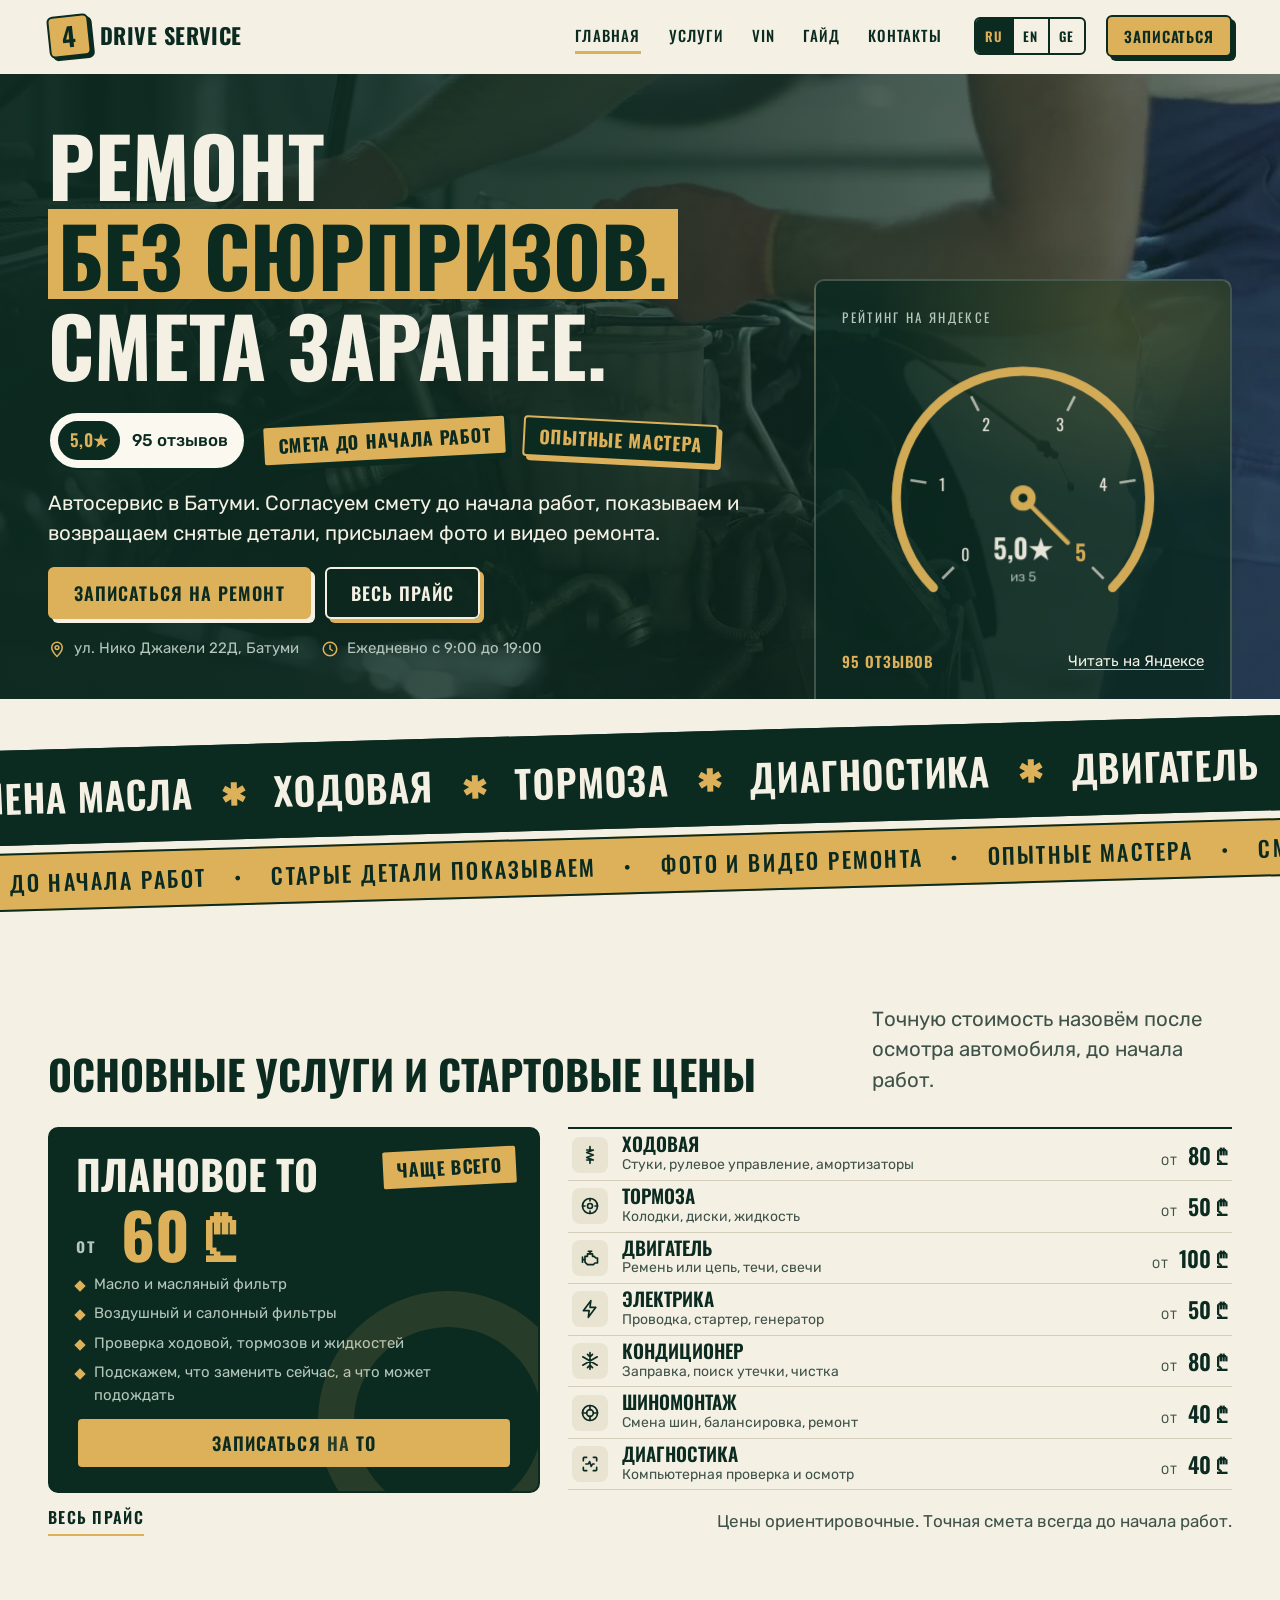
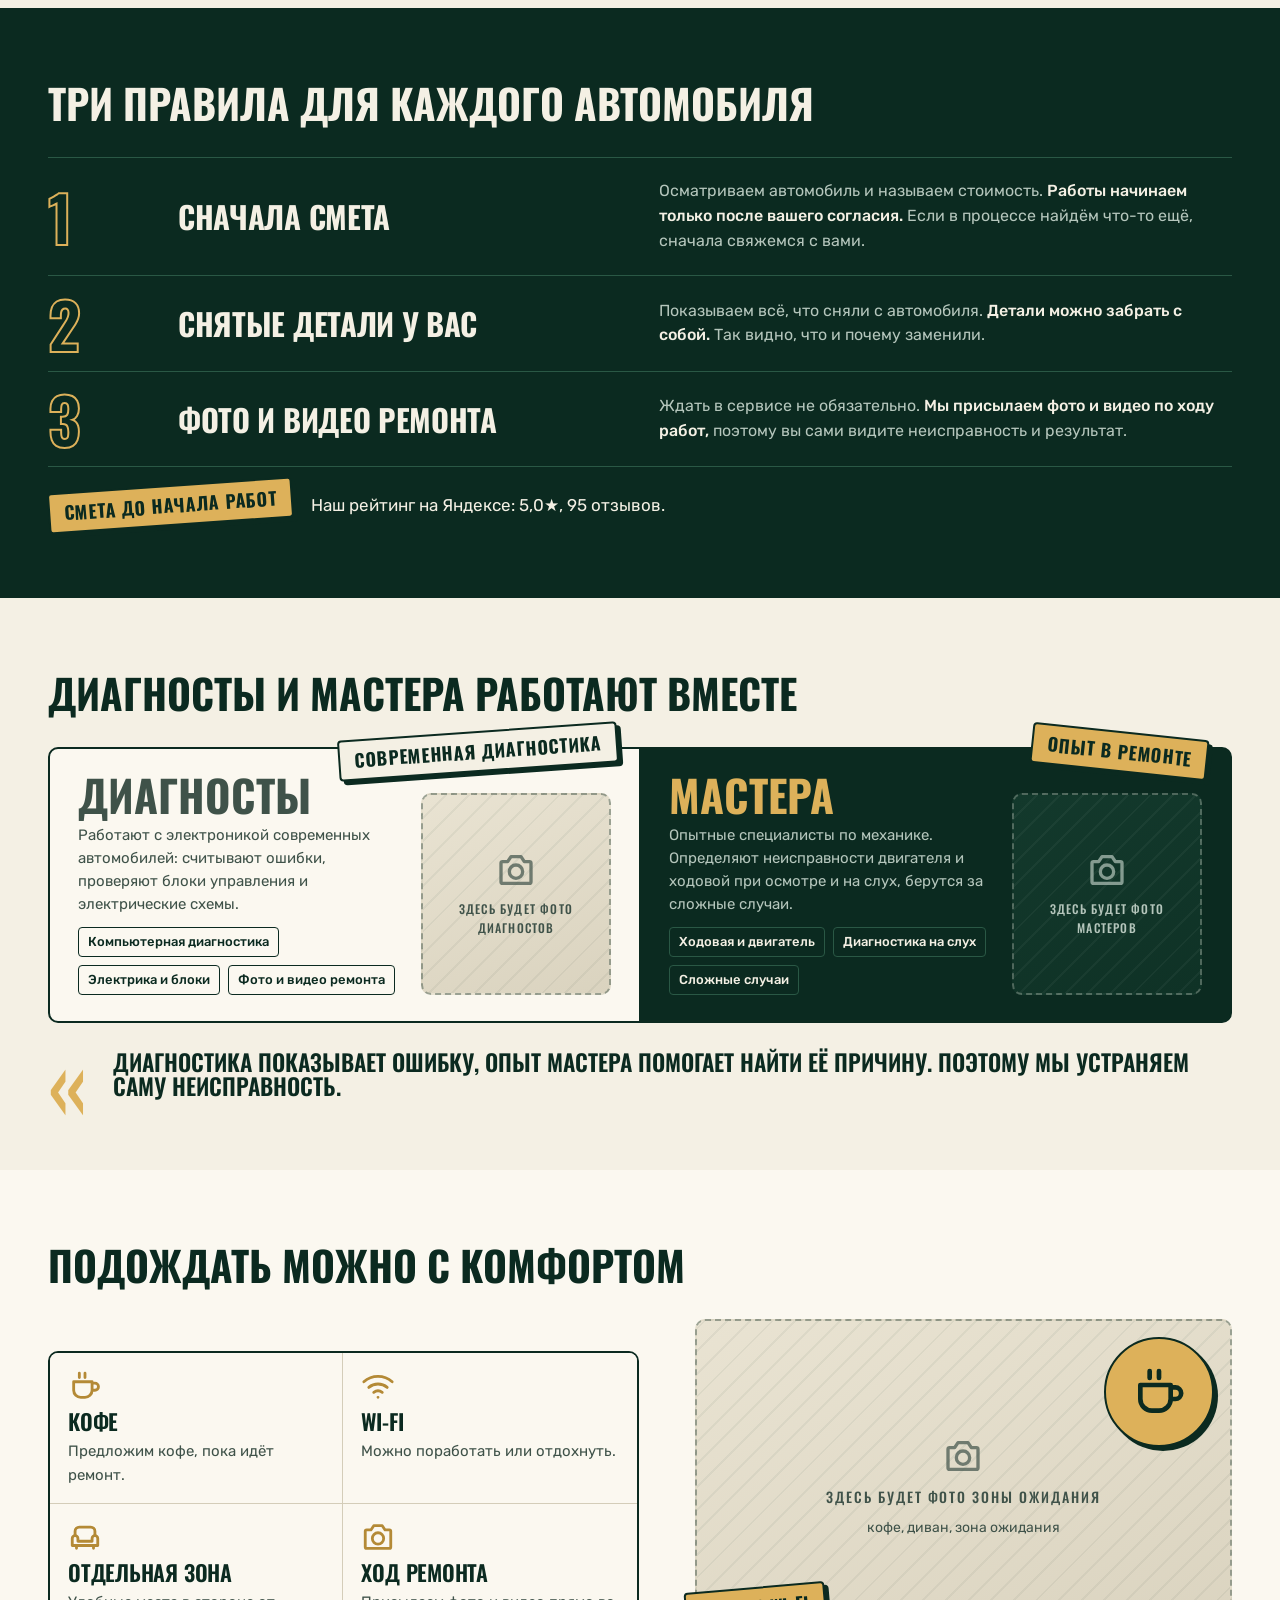
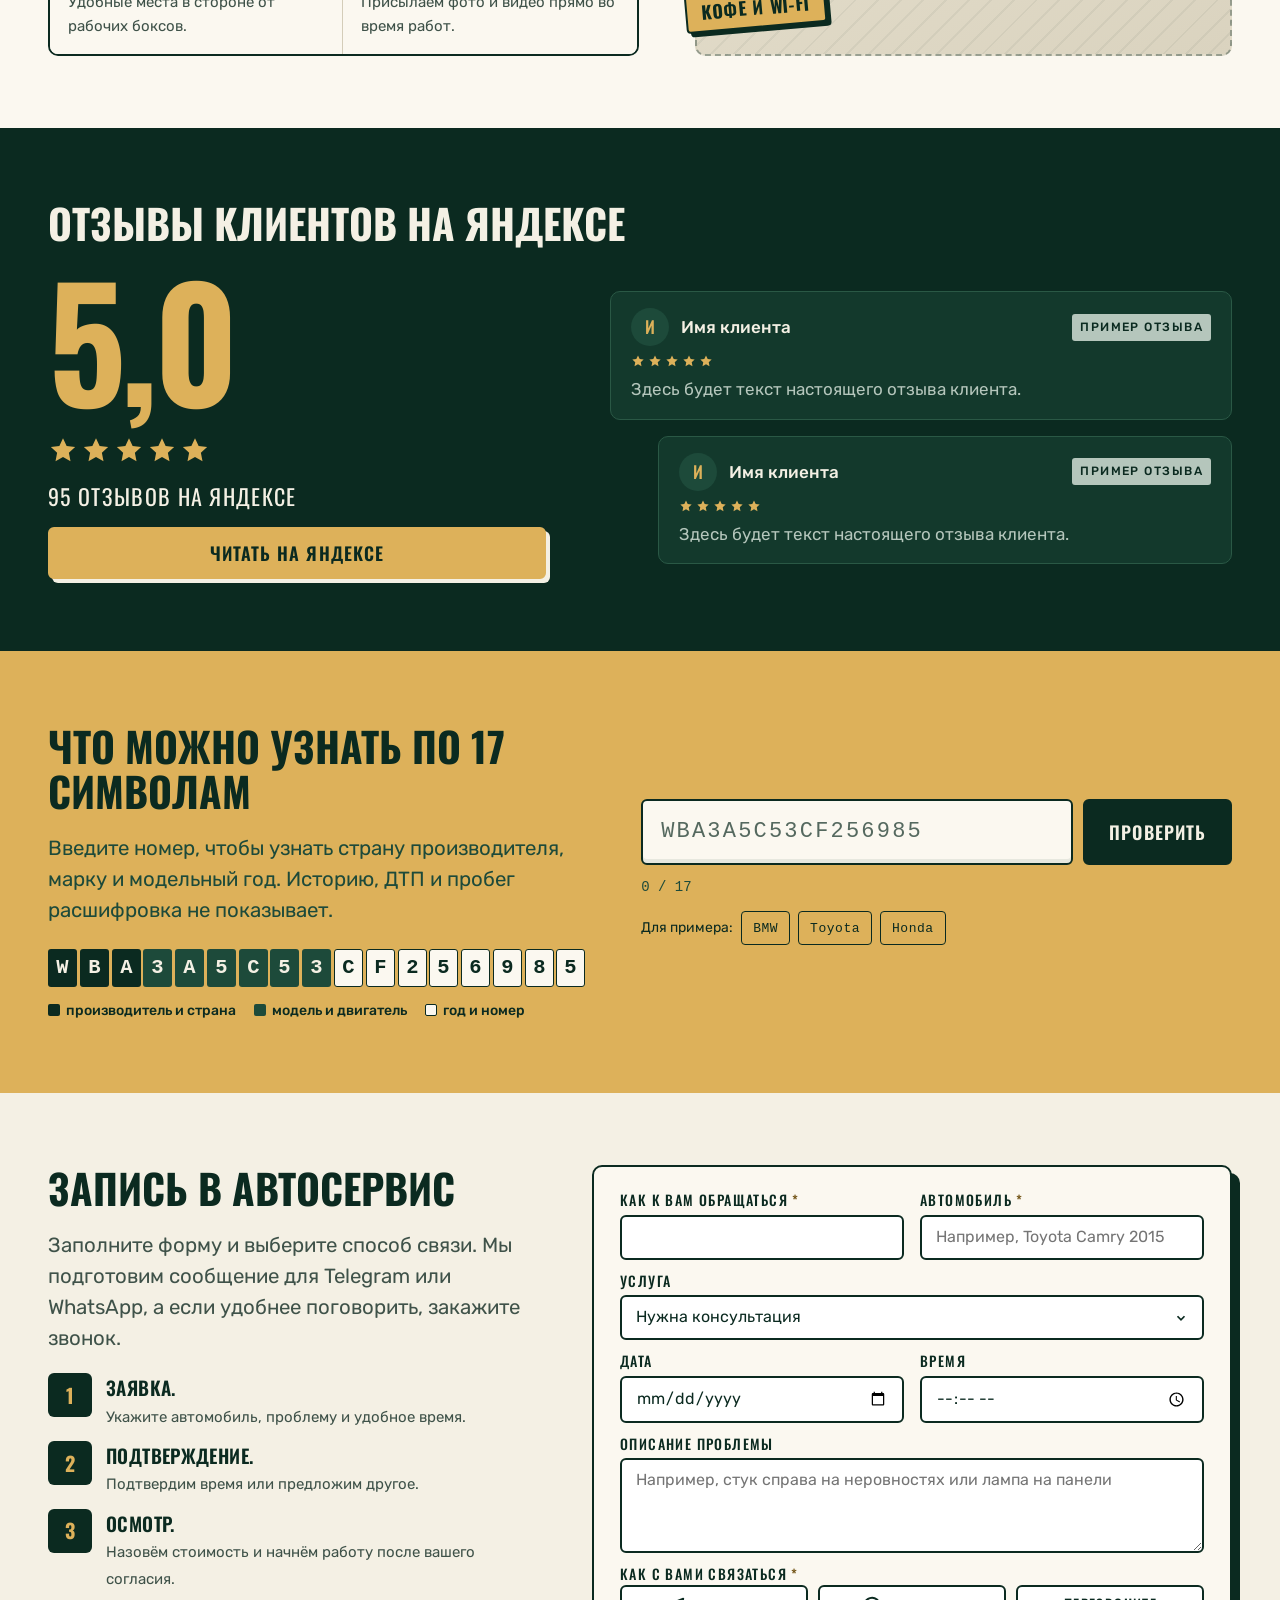
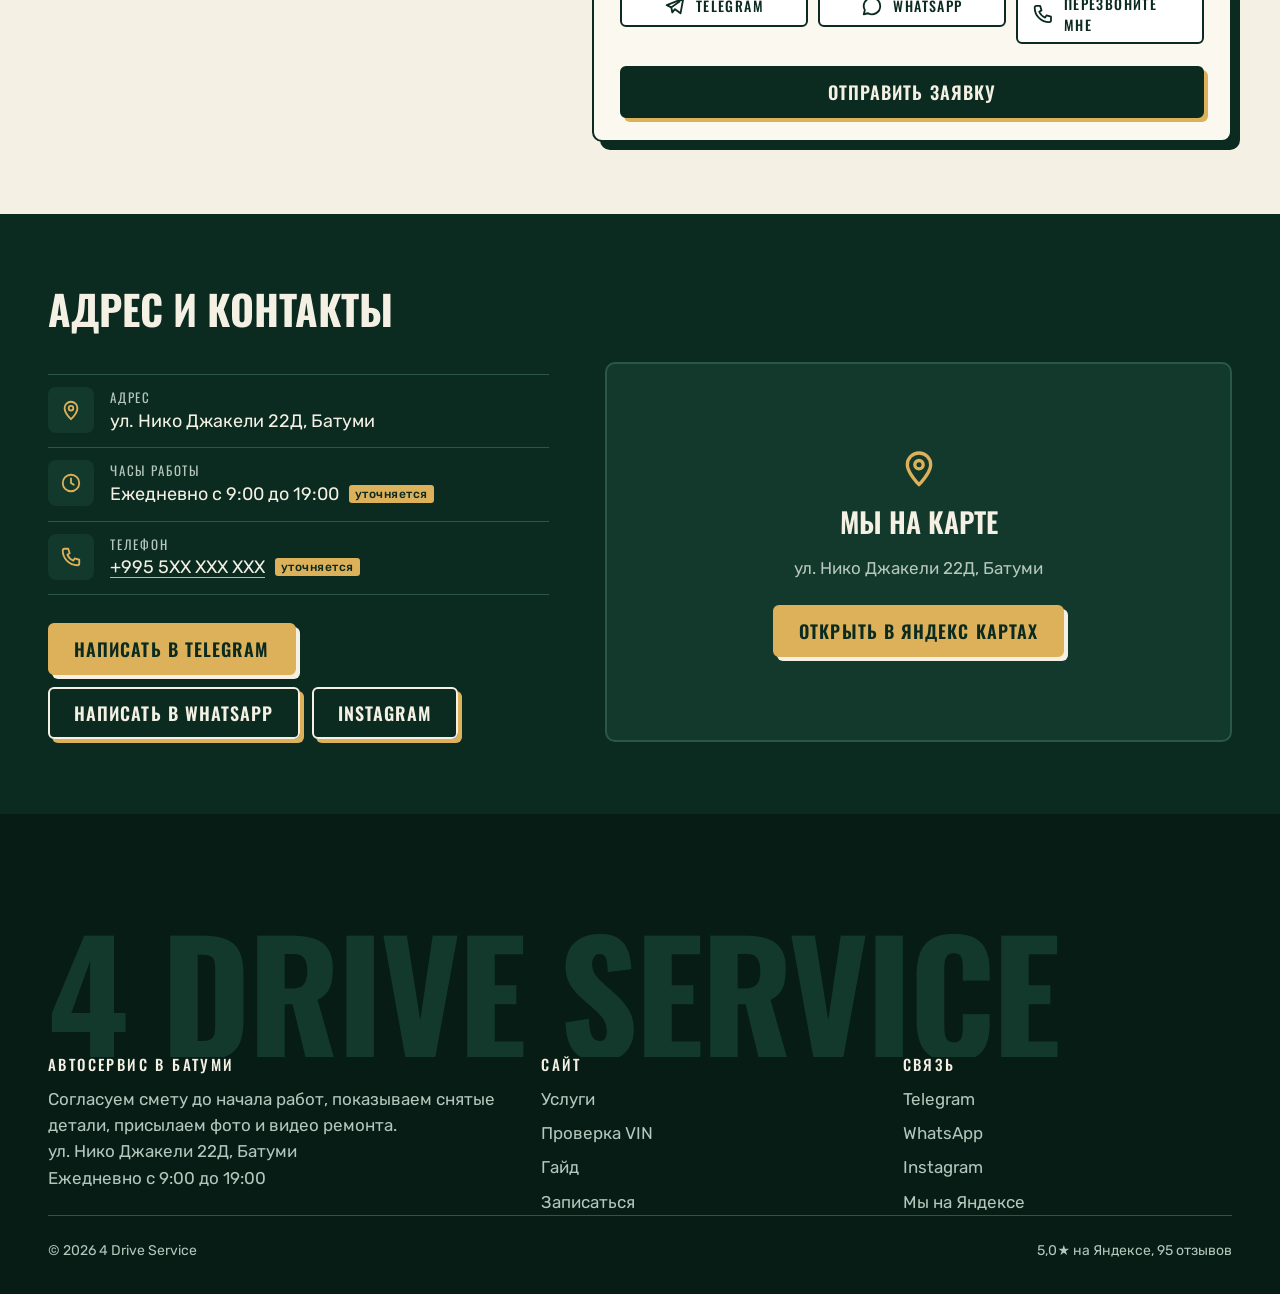
<file: index.html>
<!doctype html>
<html lang="ru">
<head>
<meta name="robots" content="noindex">
<meta charset="utf-8">
<meta name="viewport" content="width=device-width, initial-scale=1">
<title>4 Drive Service, автосервис в Батуми</title>
<meta name="description" content="Автосервис в Батуми. Сначала смета, потом ремонт. Старые детали показываем, фото и видео присылаем. 5,0★ на Яндексе, 95 отзывов.">
<link rel="icon" type="image/svg+xml" href="data:image/svg+xml,%3Csvg xmlns='http://www.w3.org/2000/svg' viewBox='0 0 32 32'%3E%3Crect width='32' height='32' rx='6' fill='%23DDB15A'/%3E%3Cpath fill='%230B2A20' fill-rule='evenodd' d='M18 5 7 18.5V22h11v5h4.500v-5H26v-3.500h-3.500V5zm0 7v6.500h-5.500z'/%3E%3C/svg%3E">
<meta name="theme-color" content="#0B2A20">
<script>document.documentElement.classList.add('js')</script>
<link rel="preconnect" href="https://fonts.googleapis.com">
<link rel="preconnect" href="https://fonts.gstatic.com" crossorigin>
<link href="https://fonts.googleapis.com/css2?family=Oswald:wght@400;500;600;700&family=Rubik:wght@400;500&display=swap" rel="stylesheet">
<link rel="stylesheet" href="assets/css/style.css">
</head>
<body>
<a class="skip-link" href="#main">К содержимому</a>

<!-- Набор иконок: все страницы берут их через <use href="#i-..."> -->
<svg width="0" height="0" style="position:absolute" aria-hidden="true" focusable="false">
  <defs>
    <symbol id="i-oil" viewBox="0 0 24 24" fill="none" stroke="currentColor" stroke-width="2" stroke-linecap="round" stroke-linejoin="round"><path d="M12 3s6 6.6 6 11a6 6 0 0 1-12 0c0-4.400 6-11 6-11z"/><path d="M9.500 15a2.500 2.500 0 0 0 2.500 2.500"/></symbol>
    <symbol id="i-susp" viewBox="0 0 24 24" fill="none" stroke="currentColor" stroke-width="2" stroke-linecap="round" stroke-linejoin="round"><path d="M12 2v4M12 18v4M8 6h8l-8 3 8 3-8 3 8 3H8"/></symbol>
    <symbol id="i-brake" viewBox="0 0 24 24" fill="none" stroke="currentColor" stroke-width="2" stroke-linecap="round" stroke-linejoin="round"><circle cx="12" cy="12" r="9"/><circle cx="12" cy="12" r="3"/><path d="M12 3v3M21 12h-3M12 21v-3M3 12h3"/></symbol>
    <symbol id="i-engine" viewBox="0 0 24 24" fill="none" stroke="currentColor" stroke-width="2" stroke-linecap="round" stroke-linejoin="round"><path d="M3 11v6M3 14h3M6 10h3V7h6v3h2l2 2h2v6h-3l-2 2H9l-3-3z"/><path d="M10 4h4M12 4v3"/></symbol>
    <symbol id="i-bolt" viewBox="0 0 24 24" fill="none" stroke="currentColor" stroke-width="2" stroke-linecap="round" stroke-linejoin="round"><path d="M13 2 4 14h7l-1 8 9-12h-7z"/></symbol>
    <symbol id="i-snow" viewBox="0 0 24 24" fill="none" stroke="currentColor" stroke-width="2" stroke-linecap="round" stroke-linejoin="round"><path d="M12 2v20M3.300 7l17.400 10M20.700 7 3.300 17M9 4l3 3 3-3M9 20l3-3 3 3"/></symbol>
    <symbol id="i-tire" viewBox="0 0 24 24" fill="none" stroke="currentColor" stroke-width="2" stroke-linecap="round" stroke-linejoin="round"><circle cx="12" cy="12" r="9"/><circle cx="12" cy="12" r="4"/><path d="M12 8V3M12 21v-5M8 12H3M21 12h-5"/></symbol>
    <symbol id="i-scan" viewBox="0 0 24 24" fill="none" stroke="currentColor" stroke-width="2" stroke-linecap="round" stroke-linejoin="round"><path d="M4 8V5a1 1 0 0 1 1-1h3M16 4h3a1 1 0 0 1 1 1v3M20 16v3a1 1 0 0 1-1 1h-3M8 20H5a1 1 0 0 1-1-1v-3"/><path d="M7 12h3l1.500-3 2 6 1.500-3h2"/></symbol>
    <symbol id="i-wrench" viewBox="0 0 24 24" fill="none" stroke="currentColor" stroke-width="2" stroke-linecap="round" stroke-linejoin="round"><path d="M14.700 6.300a4.500 4.500 0 0 1 5.800-1.100L17 8.700 15.300 7l3.500-3.500M14.700 6.300a4.500 4.500 0 0 0-1.100 4.700L4 20.600 6.400 23M13.600 11l6.100-1"/></symbol>
    <symbol id="i-pin" viewBox="0 0 24 24" fill="none" stroke="currentColor" stroke-width="2" stroke-linecap="round" stroke-linejoin="round"><path d="M12 22s7-7 7-12a7 7 0 1 0-14 0c0 5 7 12 7 12z"/><circle cx="12" cy="10" r="2.500"/></symbol>
    <symbol id="i-clock" viewBox="0 0 24 24" fill="none" stroke="currentColor" stroke-width="2" stroke-linecap="round" stroke-linejoin="round"><circle cx="12" cy="12" r="9"/><path d="M12 7v5l3 2"/></symbol>
    <symbol id="i-phone" viewBox="0 0 24 24" fill="none" stroke="currentColor" stroke-width="2" stroke-linecap="round" stroke-linejoin="round"><path d="M5 3h4l1.500 5-2.500 1.500a12 12 0 0 0 6.500 6.500L16 13.500l5 1.500v4a2 2 0 0 1-2 2A16 16 0 0 1 3 5a2 2 0 0 1 2-2z"/></symbol>
    <symbol id="i-send" viewBox="0 0 24 24" fill="none" stroke="currentColor" stroke-width="2" stroke-linecap="round" stroke-linejoin="round"><path d="m21 4-3 16-6-4.500L9 19l-1-5.500L3 11z"/><path d="m8 13.500 9-6.500"/></symbol>
    <symbol id="i-chat" viewBox="0 0 24 24" fill="none" stroke="currentColor" stroke-width="2" stroke-linecap="round" stroke-linejoin="round"><path d="M21 12a9 9 0 0 1-13.300 7.900L3 21l1.200-4.500A9 9 0 1 1 21 12z"/></symbol>
    <symbol id="i-insta" viewBox="0 0 24 24" fill="none" stroke="currentColor" stroke-width="2" stroke-linecap="round" stroke-linejoin="round"><rect x="3" y="3" width="18" height="18" rx="5"/><circle cx="12" cy="12" r="4"/><path d="M17.500 6.500h.01"/></symbol>
    <symbol id="i-cam" viewBox="0 0 24 24" fill="none" stroke="currentColor" stroke-width="2" stroke-linecap="round" stroke-linejoin="round"><path d="M4 7h3l2-3h6l2 3h3a1 1 0 0 1 1 1v11a1 1 0 0 1-1 1H4a1 1 0 0 1-1-1V8a1 1 0 0 1 1-1z"/><circle cx="12" cy="13" r="4"/></symbol>
    <symbol id="i-coffee" viewBox="0 0 24 24" fill="none" stroke="currentColor" stroke-width="2" stroke-linecap="round" stroke-linejoin="round"><path d="M4 9h13v6a5 5 0 0 1-5 5H9a5 5 0 0 1-5-5zM17 10h2a2.500 2.500 0 0 1 0 5h-2M8 3v3M12 3v3"/></symbol>
    <symbol id="i-wifi" viewBox="0 0 24 24" fill="none" stroke="currentColor" stroke-width="2" stroke-linecap="round" stroke-linejoin="round"><path d="M2 9a15 15 0 0 1 20 0M5.500 13a10 10 0 0 1 13 0M9 16.500a5 5 0 0 1 6 0M12 20h.01"/></symbol>
    <symbol id="i-sofa" viewBox="0 0 24 24" fill="none" stroke="currentColor" stroke-width="2" stroke-linecap="round" stroke-linejoin="round"><path d="M5 11V8a3 3 0 0 1 3-3h8a3 3 0 0 1 3 3v3"/><path d="M3 13a2 2 0 0 1 4 0v2h10v-2a2 2 0 0 1 4 0v5H3zM6 18v2M18 18v2"/></symbol>
    <symbol id="i-eye" viewBox="0 0 24 24" fill="none" stroke="currentColor" stroke-width="2" stroke-linecap="round" stroke-linejoin="round"><path d="M2 12s4-7 10-7 10 7 10 7-4 7-10 7-10-7-10-7z"/><circle cx="12" cy="12" r="3"/></symbol>
    <symbol id="i-info" viewBox="0 0 24 24" fill="none" stroke="currentColor" stroke-width="2" stroke-linecap="round" stroke-linejoin="round"><circle cx="12" cy="12" r="9"/><path d="M12 11v5M12 8h.01"/></symbol>
    <symbol id="i-check" viewBox="0 0 24 24" fill="none" stroke="currentColor" stroke-width="3" stroke-linecap="round" stroke-linejoin="round"><path d="m5 12.500 4.500 4.500L19 7.500"/></symbol>
    <symbol id="i-drop" viewBox="0 0 24 24" fill="none" stroke="currentColor" stroke-width="2" stroke-linecap="round" stroke-linejoin="round"><path d="M12 3s6 6.600 6 11a6 6 0 0 1-12 0c0-4.400 6-11 6-11z"/></symbol>
    <symbol id="i-wave" viewBox="0 0 24 24" fill="none" stroke="currentColor" stroke-width="2" stroke-linecap="round" stroke-linejoin="round"><path d="M2 9c3 0 3 2 5 2s2-2 5-2 3 2 5 2 2-2 5-2M2 15c3 0 3 2 5 2s2-2 5-2 3 2 5 2 2-2 5-2"/></symbol>
    <symbol id="i-mount" viewBox="0 0 24 24" fill="none" stroke="currentColor" stroke-width="2" stroke-linecap="round" stroke-linejoin="round"><path d="m2 20 7-13 4 7 2-3 7 9z"/></symbol>
    <symbol id="i-sun" viewBox="0 0 24 24" fill="none" stroke="currentColor" stroke-width="2" stroke-linecap="round" stroke-linejoin="round"><circle cx="12" cy="12" r="4"/><path d="M12 2v2M12 20v2M2 12h2M20 12h2M5 5l1.500 1.500M17.500 17.500 19 19M19 5l-1.500 1.500M6.500 17.500 5 19"/></symbol>
    <symbol id="i-rain" viewBox="0 0 24 24" fill="none" stroke="currentColor" stroke-width="2" stroke-linecap="round" stroke-linejoin="round"><path d="M7 15a4 4 0 0 1-.5-8A6 6 0 0 1 18 8.500a3.500 3.500 0 0 1-.5 6.500z"/><path d="m8 18-1 3M13 18l-1 3M18 18l-1 3"/></symbol>
    <symbol id="i-pinv" viewBox="0 0 24 24" fill="none" stroke="currentColor" stroke-width="2" stroke-linecap="round" stroke-linejoin="round"><rect x="3" y="4" width="18" height="16" rx="2"/><path d="M3 9h18M8 4v5M12 14h5M7 14h1"/></symbol>
    <symbol id="i-star" viewBox="0 0 24 24"><path fill="currentColor" d="m12 2.500 2.900 6.200 6.800.8-5 4.700 1.300 6.700L12 17.600 6 20.900l1.300-6.700-5-4.700 6.800-.8z"/></symbol>
  </defs>
</svg>

<div class="grain" aria-hidden="true"></div>

<header class="site-header">
  <div class="site-header__inner container">
    <a class="logo" href="index.html" aria-label="4 Drive Service, на главную">
      <span class="logo__mark">4</span>
      <span class="logo__text">Drive Service</span>
    </a>
    <nav class="main-nav" aria-label="Основное меню">
      <ul>
        <li><a href="index.html" data-nav data-i18n="nav.home">Главная</a></li>
        <li><a href="services.html" data-nav data-i18n="nav.services">Услуги</a></li>
        <li><a href="vin.html" data-nav data-i18n="nav.vin">VIN</a></li>
        <li><a href="guide.html" data-nav data-i18n="nav.guide">Гайд</a></li>
        <li><a href="index.html#contacts" data-nav data-i18n="nav.contacts">Контакты</a></li>
      </ul>
    </nav>
    <div class="lang-switch" role="group" aria-label="Язык сайта">
      <button type="button" data-lang="ru" aria-pressed="true">RU</button>
      <button type="button" data-lang="en" aria-pressed="false">EN</button>
      <button type="button" data-lang="ge" aria-pressed="false">GE</button>
    </div>
    <a class="btn btn--sm header-cta" href="index.html#booking" data-i18n="btn.book">Записаться</a>
    <button class="burger" type="button" aria-controls="mobile-menu" aria-expanded="false" aria-label="Открыть меню"><span></span></button>
  </div>
</header>

<div id="mobile-menu" class="mobile-menu" inert aria-hidden="true">
  <ul>
    <li><a class="mobile-menu__link" href="index.html" data-nav><small>01</small><span data-i18n="nav.home">Главная</span></a></li>
    <li><a class="mobile-menu__link" href="services.html" data-nav><small>02</small><span data-i18n="nav.services">Услуги</span></a></li>
    <li><a class="mobile-menu__link" href="vin.html" data-nav><small>03</small><span data-i18n="nav.vin">VIN</span></a></li>
    <li><a class="mobile-menu__link" href="guide.html" data-nav><small>04</small><span data-i18n="nav.guide">Гайд</span></a></li>
    <li><a class="mobile-menu__link" href="index.html#contacts" data-nav><small>05</small><span data-i18n="nav.contacts">Контакты</span></a></li>
  </ul>
  <div class="lang-switch" role="group" aria-label="Язык сайта">
    <button type="button" data-lang="ru" aria-pressed="true">RU</button>
    <button type="button" data-lang="en" aria-pressed="false">EN</button>
    <button type="button" data-lang="ge" aria-pressed="false">GE</button>
  </div>
  <div class="mobile-menu__channels">
    <a class="btn" href="index.html#booking" data-i18n="btn.book">Записаться</a>
    <a class="btn" href="#" data-link="telegram" data-i18n="btn.telegram">Telegram</a>
    <a class="btn" href="#" data-link="whatsapp" data-i18n="btn.whatsapp">WhatsApp</a>
  </div>
</div>

<main id="main">
<!-- HERO -->
<section class="hero">
        <!-- VIDEO: временный стоковый ролик Mixkit (Mechanic repairing a car engine, №4716, Free License), заменить на съёмку из сервиса: assets/video/hero.mp4 и кадр hero.jpg -->
        <div class="hero__video" aria-hidden="true">
          <video class="hero__video-media" autoplay muted loop playsinline preload="auto" poster="assets/video/hero.jpg"><source src="assets/video/hero.mp4" type="video/mp4"></video>
        </div>
  <div class="container">
    <div class="hero__grid">
      <div>
        <h1 class="hero__title h-mega">
          <span class="line" data-i18n="hero.l1">Ремонт</span>
          <span class="line"><span class="hl" data-i18n="hero.l2">без сюрпризов.</span></span>
          <span class="line" data-i18n="hero.l3">Смета заранее.</span>
        </h1>
        <div class="hero__sub">
          <div class="hero__badges">
            <a class="badge-rating" href="https://yandex.ru/navi/org/143645771537" data-link="yandex" target="_blank" rel="noopener">
              <span class="badge-rating__score">5,0★</span>
              <span data-i18n="hero.badge">95 отзывов</span>
            </a>
            <span class="sticker sticker--a" data-i18n="hero.sticker1">Смета до начала работ</span>
            <span class="sticker sticker--b sticker--dark" data-i18n="hero.sticker2">Опытные мастера</span>
          </div>
          <p class="lead" data-i18n="hero.lead">Автосервис в Батуми. Согласуем смету до начала работ, показываем и возвращаем снятые детали, присылаем фото и видео ремонта.</p>
          <div class="hero__actions">
            <a class="btn" href="#booking" data-i18n="btn.book.long">Записаться на ремонт</a>
            <a class="btn btn--ghost" href="services.html" data-i18n="btn.prices">Весь прайс</a>
          </div>
          <div class="hero__meta">
            <span><svg aria-hidden="true"><use href="#i-pin"/></svg><span data-config="address">ул. Нико Джакели 22Д, Батуми</span></span>
            <span><svg aria-hidden="true"><use href="#i-clock"/></svg><span data-config="hours">Часы работы уточняются</span></span>
          </div>
        </div>
      </div>

      <div class="hero-visual">
        <div class="hero-visual__top">
          <span class="hero-visual__tag" data-i18n="hero.gaugeTag">Рейтинг на Яндексе</span>
        </div>
        <svg class="hero-visual__gauge" viewBox="0 0 320 320" fill="none" role="img" aria-label="Рейтинг 5,0 из 5">
          <path d="M61 259A140 140 0 1 1 259 259" stroke="#F4F0E4" stroke-width="10" stroke-linecap="round" stroke-opacity=".18"></path>
          <path class="gauge-fill" d="M61 259A140 140 0 1 1 259 259" pathLength="1" stroke="#DDB15A" stroke-width="10" stroke-linecap="round"></path>
          <g stroke="#F4F0E4" stroke-width="3" stroke-opacity=".7">
            <path d="M70.9 249.1 83.6 236.4M35.6 140.3 53.3 143.1M102.8 47.7 111 63.8M217.2 47.7 209 63.8M284.4 140.3 266.7 143.1M249.1 249.1 236.4 236.4"></path>
          </g>
          <g fill="#F4F0E4" font-family="Oswald, sans-serif" font-size="18" text-anchor="middle">
            <text x="96" y="230">0</text>
            <text x="71" y="152">1</text>
            <text x="119" y="86">2</text>
            <text x="201" y="86">3</text>
            <text x="249" y="152">4</text>
            <text x="224" y="230" fill="#DDB15A" font-size="24" font-weight="600">5</text>
          </g>
          <g class="needle">
            <path d="M160 160V90" stroke="#DDB15A" stroke-width="5" stroke-linecap="round"></path>
          </g>
          <circle cx="160" cy="160" r="14" fill="#DDB15A"></circle>
          <circle cx="160" cy="160" r="5" fill="#0B2A20"></circle>
          <text x="160" y="228" fill="#F4F0E4" font-family="Oswald, sans-serif" font-size="30" font-weight="600" text-anchor="middle">5,0★</text>
          <text x="160" y="252" fill="#B5C6BC" font-family="Rubik, sans-serif" font-size="15" text-anchor="middle" data-i18n="hero.gaugeOf">из 5</text>
        </svg>
        <div class="hero-visual__bottom">
          <span class="hero-visual__addr"><strong data-i18n="hero.badge">95 отзывов</strong></span>
          <a class="hero-visual__link" href="https://yandex.ru/navi/org/143645771537" data-link="yandex" target="_blank" rel="noopener" data-i18n="hero.gaugeLink">Читать на Яндексе</a>
        </div>
      </div>
    </div>
  </div>
</section>

<div class="marquee-wrap" aria-hidden="true">
  <div class="marquee">
    <div class="marquee__track">
      <span class="marquee__item">Замена масла</span><span class="marquee__item">Ходовая</span><span class="marquee__item">Тормоза</span><span class="marquee__item">Диагностика</span><span class="marquee__item">Двигатель</span><span class="marquee__item">Электрика</span><span class="marquee__item">Кондиционер</span><span class="marquee__item">Шиномонтаж</span>
      <span class="marquee__item">Замена масла</span><span class="marquee__item">Ходовая</span><span class="marquee__item">Тормоза</span><span class="marquee__item">Диагностика</span><span class="marquee__item">Двигатель</span><span class="marquee__item">Электрика</span><span class="marquee__item">Кондиционер</span><span class="marquee__item">Шиномонтаж</span>
    </div>
  </div>
  <div class="marquee marquee--amber">
    <div class="marquee__track">
      <span class="marquee__item">Смета до начала работ</span><span class="marquee__item">Старые детали показываем</span><span class="marquee__item">Фото и видео ремонта</span><span class="marquee__item">Опытные мастера</span>
      <span class="marquee__item">Смета до начала работ</span><span class="marquee__item">Старые детали показываем</span><span class="marquee__item">Фото и видео ремонта</span><span class="marquee__item">Опытные мастера</span>
    </div>
  </div>
</div>

<!-- УСЛУГИ -->
<section class="section" id="services">
  <div class="container">
    <div class="section-head section-head--split reveal">
      <div>
        <h2 class="h-xl">Основные услуги и стартовые цены</h2>
      </div>
      <p class="lead">Точную стоимость назовём после осмотра автомобиля, до начала работ.</p>
    </div>

    <div class="svc-layout">
      <article class="svc-feature reveal">
        <span class="sticker">Чаще всего</span>
        <h3 class="h-lg">Плановое ТО</h3>
        <p class="svc-feature__price"><small>от</small> 60 ₾</p>
        <ul>
          <li>Масло и масляный фильтр</li>
          <li>Воздушный и салонный фильтры</li>
          <li>Проверка ходовой, тормозов и жидкостей</li>
          <li>Подскажем, что заменить сейчас, а что может подождать</li>
        </ul>
        <a class="btn" href="index.html?service=%D0%9F%D0%BB%D0%B0%D0%BD%D0%BE%D0%B2%D0%BE%D0%B5%20%D0%A2%D0%9E#booking">Записаться на ТО</a>
      </article>

      <div class="svc-list">
        <a class="svc-row reveal" href="services.html#suspension"><span class="svc-row__icon"><svg aria-hidden="true"><use href="#i-susp"/></svg></span><span class="svc-row__name">Ходовая</span><span class="svc-row__desc">Стуки, рулевое управление, амортизаторы</span><span class="svc-row__price"><small>от</small> 80 ₾</span></a>
        <a class="svc-row reveal" href="services.html#brakes"><span class="svc-row__icon"><svg aria-hidden="true"><use href="#i-brake"/></svg></span><span class="svc-row__name">Тормоза</span><span class="svc-row__desc">Колодки, диски, жидкость</span><span class="svc-row__price"><small>от</small> 50 ₾</span></a>
        <a class="svc-row reveal" href="services.html#engine"><span class="svc-row__icon"><svg aria-hidden="true"><use href="#i-engine"/></svg></span><span class="svc-row__name">Двигатель</span><span class="svc-row__desc">Ремень или цепь, течи, свечи</span><span class="svc-row__price"><small>от</small> 100 ₾</span></a>
        <a class="svc-row reveal" href="services.html#electric"><span class="svc-row__icon"><svg aria-hidden="true"><use href="#i-bolt"/></svg></span><span class="svc-row__name">Электрика</span><span class="svc-row__desc">Проводка, стартер, генератор</span><span class="svc-row__price"><small>от</small> 50 ₾</span></a>
        <a class="svc-row reveal" href="services.html#ac"><span class="svc-row__icon"><svg aria-hidden="true"><use href="#i-snow"/></svg></span><span class="svc-row__name">Кондиционер</span><span class="svc-row__desc">Заправка, поиск утечки, чистка</span><span class="svc-row__price"><small>от</small> 80 ₾</span></a>
        <a class="svc-row reveal" href="services.html#tires"><span class="svc-row__icon"><svg aria-hidden="true"><use href="#i-tire"/></svg></span><span class="svc-row__name">Шиномонтаж</span><span class="svc-row__desc">Смена шин, балансировка, ремонт</span><span class="svc-row__price"><small>от</small> 40 ₾</span></a>
        <a class="svc-row reveal" href="services.html#diag"><span class="svc-row__icon"><svg aria-hidden="true"><use href="#i-scan"/></svg></span><span class="svc-row__name">Диагностика</span><span class="svc-row__desc">Компьютерная проверка и осмотр</span><span class="svc-row__price"><small>от</small> 40 ₾</span></a>
      </div>
    </div>

    <div class="svc-more">
      <a class="link-arrow" href="services.html" data-i18n="btn.prices">Весь прайс</a>
      <span class="muted">Цены ориентировочные. Точная смета всегда до начала работ.</span>
    </div>
  </div>
</section>

<!-- БЕЗ СЮРПРИЗОВ -->
<section class="section section--dark" id="rules">
  <div class="container">
    <div class="section-head reveal">
      <h2 class="h-xl">Три правила для каждого автомобиля</h2>
    </div>
    <ol class="rules">
      <li class="rule reveal">
        <span class="rule__num" aria-hidden="true">1</span>
        <h3 class="rule__title">Сначала смета</h3>
        <p class="rule__text">Осматриваем автомобиль и называем стоимость. <strong>Работы начинаем только после вашего согласия.</strong> Если в процессе найдём что-то ещё, сначала свяжемся с вами.</p>
      </li>
      <li class="rule reveal" style="--d:.1s">
        <span class="rule__num" aria-hidden="true">2</span>
        <h3 class="rule__title">Снятые детали у вас</h3>
        <p class="rule__text">Показываем всё, что сняли с автомобиля. <strong>Детали можно забрать с собой.</strong> Так видно, что и почему заменили.</p>
      </li>
      <li class="rule reveal" style="--d:.2s">
        <span class="rule__num" aria-hidden="true">3</span>
        <h3 class="rule__title">Фото и видео ремонта</h3>
        <p class="rule__text">Ждать в сервисе не обязательно. <strong>Мы присылаем фото и видео по ходу работ,</strong> поэтому вы сами видите неисправность и результат.</p>
      </li>
    </ol>
    <div class="rules-note reveal">
      <span class="sticker">Смета до начала работ</span>
      <p>Наш рейтинг на Яндексе: 5,0★, 95 отзывов.</p>
    </div>
  </div>
</section>

<!-- КОМАНДА -->
<section class="section" id="team">
  <div class="container">
    <div class="section-head reveal">
      <h2 class="h-xl">Диагносты и мастера работают вместе</h2>
    </div>
    <div class="team">
      <article class="team-col team-col--young reveal">
        <span class="sticker sticker--light">современная диагностика</span>
        <p class="team-col__big">Диагносты</p>
        <p>Работают с электроникой современных автомобилей: считывают ошибки, проверяют блоки управления и электрические схемы.</p>
        <ul class="team-skills">
          <li>Компьютерная диагностика</li>
          <li>Электрика и блоки</li>
          <li>Фото и видео ремонта</li>
        </ul>
        <!-- PHOTO: диагносты за работой, горизонтальное фото -->
        <div class="photo-ph">
          <div class="photo-ph__inner">
            <svg aria-hidden="true"><use href="#i-cam"/></svg>
            <span class="photo-ph__label">здесь будет фото диагностов</span>
            <span class="photo-ph__hint">работа со сканером в боксе</span>
          </div>
        </div>
      </article>
      <article class="team-col team-col--old reveal" style="--d:.1s">
        <span class="sticker">опыт в ремонте</span>
        <p class="team-col__big">Мастера</p>
        <p>Опытные специалисты по механике. Определяют неисправности двигателя и ходовой при осмотре и на слух, берутся за сложные случаи.</p>
        <ul class="team-skills">
          <li>Ходовая и двигатель</li>
          <li>Диагностика на слух</li>
          <li>Сложные случаи</li>
        </ul>
        <!-- PHOTO: опытные мастера, портрет или за работой -->
        <div class="photo-ph photo-ph--dark">
          <div class="photo-ph__inner">
            <svg aria-hidden="true"><use href="#i-cam"/></svg>
            <span class="photo-ph__label">здесь будет фото мастеров</span>
            <span class="photo-ph__hint">опытные мастера в мастерской</span>
          </div>
        </div>
      </article>
    </div>
    <div class="team-quote reveal">
      <span class="team-quote__mark" aria-hidden="true">«</span>
      <blockquote>Диагностика показывает ошибку, опыт мастера помогает найти её причину. Поэтому мы устраняем саму неисправность.</blockquote>
    </div>
  </div>
</section>
<!-- /TEAM -->
<!-- ЗОНА ОЖИДАНИЯ -->
<section class="section section--paper" id="lounge">
  <div class="container">
    <div class="section-head reveal">
      <h2 class="h-xl">Подождать можно с комфортом</h2>
    </div>
    <div class="lounge">
      <div class="lounge__perks">
        <div class="perk reveal"><svg aria-hidden="true"><use href="#i-coffee"/></svg><h3>Кофе</h3><p>Предложим кофе, пока идёт ремонт.</p></div>
        <div class="perk reveal" style="--d:.05s"><svg aria-hidden="true"><use href="#i-wifi"/></svg><h3>Wi-Fi</h3><p>Можно поработать или отдохнуть.</p></div>
        <div class="perk reveal" style="--d:.1s"><svg aria-hidden="true"><use href="#i-sofa"/></svg><h3>Отдельная зона</h3><p>Удобные места в стороне от рабочих боксов.</p></div>
        <div class="perk reveal" style="--d:.15s"><svg aria-hidden="true"><use href="#i-cam"/></svg><h3>Ход ремонта</h3><p>Присылаем фото и видео прямо во время работ.</p></div>
      </div>
      <div class="lounge__visual reveal">
        <!-- PHOTO: зона ожидания, кофе и диван -->
        <div class="photo-ph">
          <div class="photo-ph__inner">
            <svg aria-hidden="true"><use href="#i-cam"/></svg>
            <span class="photo-ph__label">здесь будет фото зоны ожидания</span>
            <span class="photo-ph__hint">кофе, диван, зона ожидания</span>
          </div>
        </div>
        <span class="sticker">кофе и Wi-Fi</span>
        <span class="lounge__cup" aria-hidden="true"><svg><use href="#i-coffee"/></svg></span>
      </div>
    </div>
  </div>
</section>

<!-- ОТЗЫВЫ -->
<section class="section section--dark" id="reviews">
  <div class="container">
    <div class="section-head reveal">
      <h2 class="h-xl">Отзывы клиентов на Яндексе</h2>
    </div>
    <div class="reviews">
      <div class="score reveal">
        <p class="score__num">5,0</p>
        <span class="stars" role="img" aria-label="Пять звёзд из пяти"><svg aria-hidden="true"><use href="#i-star"/></svg><svg aria-hidden="true"><use href="#i-star"/></svg><svg aria-hidden="true"><use href="#i-star"/></svg><svg aria-hidden="true"><use href="#i-star"/></svg><svg aria-hidden="true"><use href="#i-star"/></svg></span>
        <p class="score__caption">95 отзывов на Яндексе</p>
        <a class="btn" href="https://yandex.ru/navi/org/143645771537" data-link="yandex" target="_blank" rel="noopener">Читать на Яндексе</a>
      </div>
      <!-- Карточки ниже это образцы вёрстки. Перед запуском заменить на реальные отзывы с разрешения авторов. -->
      <div class="review-cards">
        <article class="review-card reveal">
          <div class="review-card__top">
            <div class="review-card__who"><span class="review-card__ava" aria-hidden="true">И</span><span>Имя клиента</span></div>
            <span class="review-card__tag">пример отзыва</span>
          </div>
          <span class="stars" role="img" aria-label="Пять звёзд"><svg aria-hidden="true"><use href="#i-star"/></svg><svg aria-hidden="true"><use href="#i-star"/></svg><svg aria-hidden="true"><use href="#i-star"/></svg><svg aria-hidden="true"><use href="#i-star"/></svg><svg aria-hidden="true"><use href="#i-star"/></svg></span>
          <p>Здесь будет текст настоящего отзыва клиента.</p>
        </article>
        <article class="review-card reveal" style="--d:.1s">
          <div class="review-card__top">
            <div class="review-card__who"><span class="review-card__ava" aria-hidden="true">И</span><span>Имя клиента</span></div>
            <span class="review-card__tag">пример отзыва</span>
          </div>
          <span class="stars" role="img" aria-label="Пять звёзд"><svg aria-hidden="true"><use href="#i-star"/></svg><svg aria-hidden="true"><use href="#i-star"/></svg><svg aria-hidden="true"><use href="#i-star"/></svg><svg aria-hidden="true"><use href="#i-star"/></svg><svg aria-hidden="true"><use href="#i-star"/></svg></span>
          <p>Здесь будет текст настоящего отзыва клиента.</p>
        </article>
      </div>
    </div>
  </div>
</section>

<!-- VIN ТИЗЕР -->
<section class="section section--amber" id="vin">
  <div class="container">
    <div class="vin-teaser">
      <div class="reveal">
        <h2 class="h-xl">Что можно узнать по 17 символам</h2>
        <p class="lead">Введите номер, чтобы узнать страну производителя, марку и модельный год. Историю, ДТП и пробег расшифровка не показывает.</p>
        <div class="vin-demo" aria-hidden="true" style="margin-top:24px">
          <span>W</span><span>B</span><span>A</span><span class="g2">3</span><span class="g2">A</span><span class="g2">5</span><span class="g2">C</span><span class="g2">5</span><span class="g2">3</span><span class="g3">C</span><span class="g3">F</span><span class="g3">2</span><span class="g3">5</span><span class="g3">6</span><span class="g3">9</span><span class="g3">8</span><span class="g3">5</span>
        </div>
        <p class="vin-demo-legend" aria-hidden="true">
          <span><i style="background:#0B2A20"></i>производитель и страна</span>
          <span><i style="background:#1D4A3A"></i>модель и двигатель</span>
          <span><i style="background:#FBF8F0;border:1.5px solid #0B2A20"></i>год и номер</span>
        </p>
      </div>
      <form class="vin-form reveal" data-vin-teaser action="vin.html" method="get" style="--d:.1s">
        <label class="visually-hidden" for="vin-teaser-input">VIN-номер</label>
        <div class="vin-input-row">
          <input class="vin-input" id="vin-teaser-input" name="vin" maxlength="17" autocomplete="off" spellcheck="false" autocapitalize="characters" placeholder="WBA3A5C53CF256985">
          <button class="btn btn--dark" type="submit" data-i18n="btn.check">Проверить</button>
        </div>
        <p class="vin-counter" data-vin-counter>0 / 17</p>
        <div class="vin-samples">
          <span>Для примера:</span>
          <button class="chip" type="button" data-sample="WBA3A5C53CF256985">BMW</button>
          <button class="chip" type="button" data-sample="JTDKN3DU6A0123456">Toyota</button>
          <button class="chip" type="button" data-sample="1HGCM82633A004352">Honda</button>
        </div>
      </form>
    </div>
  </div>
</section>

<!-- ЗАПИСЬ -->
<section class="section" id="booking">
  <div class="container">
    <div class="booking">
      <div class="reveal">
        <h2 class="h-xl">Запись в автосервис</h2>
        <p class="lead">Заполните форму и выберите способ связи. Мы подготовим сообщение для Telegram или WhatsApp, а если удобнее поговорить, закажите звонок.</p>
        <ol class="booking__steps">
          <li><div><strong>Заявка.</strong> <span>Укажите автомобиль, проблему и удобное время.</span></div></li>
          <li><div><strong>Подтверждение.</strong> <span>Подтвердим время или предложим другое.</span></div></li>
          <li><div><strong>Осмотр.</strong> <span>Назовём стоимость и начнём работу после вашего согласия.</span></div></li>
        </ol>
      </div>
      <div class="form-card reveal" style="--d:.1s">
        <form id="booking-form" class="form-grid" novalidate>
          <div class="field-trap" aria-hidden="true"><label>Сайт <input name="website" type="text" tabindex="-1" autocomplete="off"></label></div>
          <div class="field" data-field="name">
            <label for="f-name">Как к вам обращаться <span class="req">*</span></label>
            <input class="input" id="f-name" name="name" type="text" autocomplete="name" required>
            <p class="field-error"></p>
          </div>
          <div class="field" data-field="car">
            <label for="f-car">Автомобиль <span class="req">*</span></label>
            <input class="input" id="f-car" name="car" type="text" placeholder="Например, Toyota Camry 2015" required>
            <p class="hint" data-car-note hidden>Данные из проверки VIN. Их можно изменить.</p>
            <p class="field-error"></p>
          </div>
          <div class="field span-2">
            <label for="f-service">Услуга</label>
            <select class="select" id="f-service" name="service">
              <option value="">Нужна консультация</option>
              <option>Плановое ТО</option>
              <option>Ходовая</option>
              <option>Тормоза</option>
              <option>Двигатель</option>
              <option>Электрика</option>
              <option>Кондиционер</option>
              <option>Шиномонтаж</option>
              <option>Диагностика</option>
            </select>
          </div>
          <div class="field">
            <label for="f-date">Дата</label>
            <input class="input" id="f-date" name="date" type="date">
          </div>
          <div class="field">
            <label for="f-time">Время</label>
            <input class="input" id="f-time" name="time" type="time">
          </div>
          <div class="field span-2">
            <label for="f-comment">Описание проблемы</label>
            <textarea class="textarea" id="f-comment" name="comment" rows="3" placeholder="Например, стук справа на неровностях или лампа на панели"></textarea>
          </div>
          <fieldset class="channel-pick field span-2" data-field="channel">
            <legend>Как с вами связаться <span class="req">*</span></legend>
            <div class="channel-pick__opts">
              <label class="channel-opt"><input type="radio" name="channel" value="telegram"><span><svg aria-hidden="true"><use href="#i-send"/></svg>Telegram</span></label>
              <label class="channel-opt"><input type="radio" name="channel" value="whatsapp"><span><svg aria-hidden="true"><use href="#i-chat"/></svg>WhatsApp</span></label>
              <label class="channel-opt"><input type="radio" name="channel" value="call"><span><svg aria-hidden="true"><use href="#i-phone"/></svg>Перезвоните мне</span></label>
            </div>
            <p class="field-error"></p>
          </fieldset>
          <div class="field span-2" data-field="phone" hidden>
            <label for="f-phone">Ваш телефон <span class="req">*</span></label>
            <input class="input" id="f-phone" name="phone" type="tel" autocomplete="tel" placeholder="+995 5XX XXX XXX" required>
            <p class="field-error"></p>
          </div>
          <div class="form-foot span-2">
            <button class="btn btn--dark" type="submit"><span data-submit-label data-i18n="form.send">Отправить заявку</span></button>
            <p class="form-status" role="status" aria-live="polite"></p>
          </div>
        </form>
      </div>
    </div>
  </div>
</section>

<!-- КОНТАКТЫ -->
<section class="section section--dark" id="contacts">
  <div class="container">
    <div class="section-head reveal">
      <h2 class="h-xl">Адрес и контакты</h2>
    </div>
    <div class="contacts">
      <div class="reveal">
        <dl class="contact-list">
          <div class="contact-item">
            <span class="contact-item__icon"><svg aria-hidden="true"><use href="#i-pin"/></svg></span>
            <div><dt>Адрес</dt><dd data-config="address">ул. Нико Джакели 22Д, Батуми</dd></div>
          </div>
          <div class="contact-item">
            <span class="contact-item__icon"><svg aria-hidden="true"><use href="#i-clock"/></svg></span>
            <div><dt>Часы работы</dt><dd><span data-config="hours">Часы работы уточняются</span> <span class="placeholder-mark">уточняется</span></dd></div>
          </div>
          <div class="contact-item">
            <span class="contact-item__icon"><svg aria-hidden="true"><use href="#i-phone"/></svg></span>
            <div><dt>Телефон</dt><dd><a href="#" data-link="phone" data-config="phone">Телефон уточняется</a> <span class="placeholder-mark">уточняется</span></dd></div>
          </div>
        </dl>
        <div class="channels">
          <a class="btn" href="#" data-link="telegram" data-i18n="btn.telegram">Написать в Telegram</a>
          <a class="btn btn--ghost" href="#" data-link="whatsapp" data-i18n="btn.whatsapp">Написать в WhatsApp</a>
          <a class="btn btn--ghost" href="#" data-link="instagram">Instagram</a>
        </div>
      </div>
      <div class="map-box reveal" data-map>
        <div class="map-box__stub">
          <svg aria-hidden="true"><use href="#i-pin"/></svg>
          <p class="map-box__title" data-i18n="map.title">Мы на карте</p>
          <p data-config="address">ул. Нико Джакели 22Д, Батуми</p>
          <a class="btn" href="https://yandex.ru/navi/org/143645771537" data-link="yandex" target="_blank" rel="noopener" data-i18n="map.open">Открыть в Яндекс Картах</a>
        </div>
        <a class="btn map-box__fallback" href="https://yandex.ru/navi/org/143645771537" data-link="yandex" target="_blank" rel="noopener" data-i18n="btn.route">Построить маршрут</a>
      </div>
    </div>
  </div>
</section>
</main>

<footer class="site-footer">
  <div class="container">
    <p class="footer-big" aria-hidden="true">4 Drive Service</p>
    <div class="footer-grid">
      <div>
        <h2>Автосервис в Батуми</h2>
        <p>Согласуем смету до начала работ, показываем снятые детали, присылаем фото и видео ремонта.</p>
        <p><span data-config="address">ул. Нико Джакели 22Д, Батуми</span></p>
        <p><span data-config="hours">Часы работы уточняются</span></p>
      </div>
      <div>
        <h2>Сайт</h2>
        <ul>
          <li><a href="services.html" data-i18n="nav.services">Услуги</a></li>
          <li><a href="vin.html">Проверка VIN</a></li>
          <li><a href="guide.html" data-i18n="nav.guide">Гайд</a></li>
          <li><a href="index.html#booking" data-i18n="btn.book">Записаться</a></li>
        </ul>
      </div>
      <div>
        <h2>Связь</h2>
        <ul>
          <li><a href="#" data-link="telegram">Telegram</a></li>
          <li><a href="#" data-link="whatsapp">WhatsApp</a></li>
          <li><a href="#" data-link="instagram">Instagram</a></li>
          <li><a href="https://yandex.ru/navi/org/143645771537" data-link="yandex" target="_blank" rel="noopener">Мы на Яндексе</a></li>
        </ul>
      </div>
    </div>
    <div class="footer-bottom">
      <span>© <span data-year>2026</span> 4 Drive Service</span>
      <span>5,0★ на Яндексе, 95 отзывов</span>
    </div>
  </div>
</footer>

<script src="assets/js/main.js"></script>
</body>
</html>
</file>
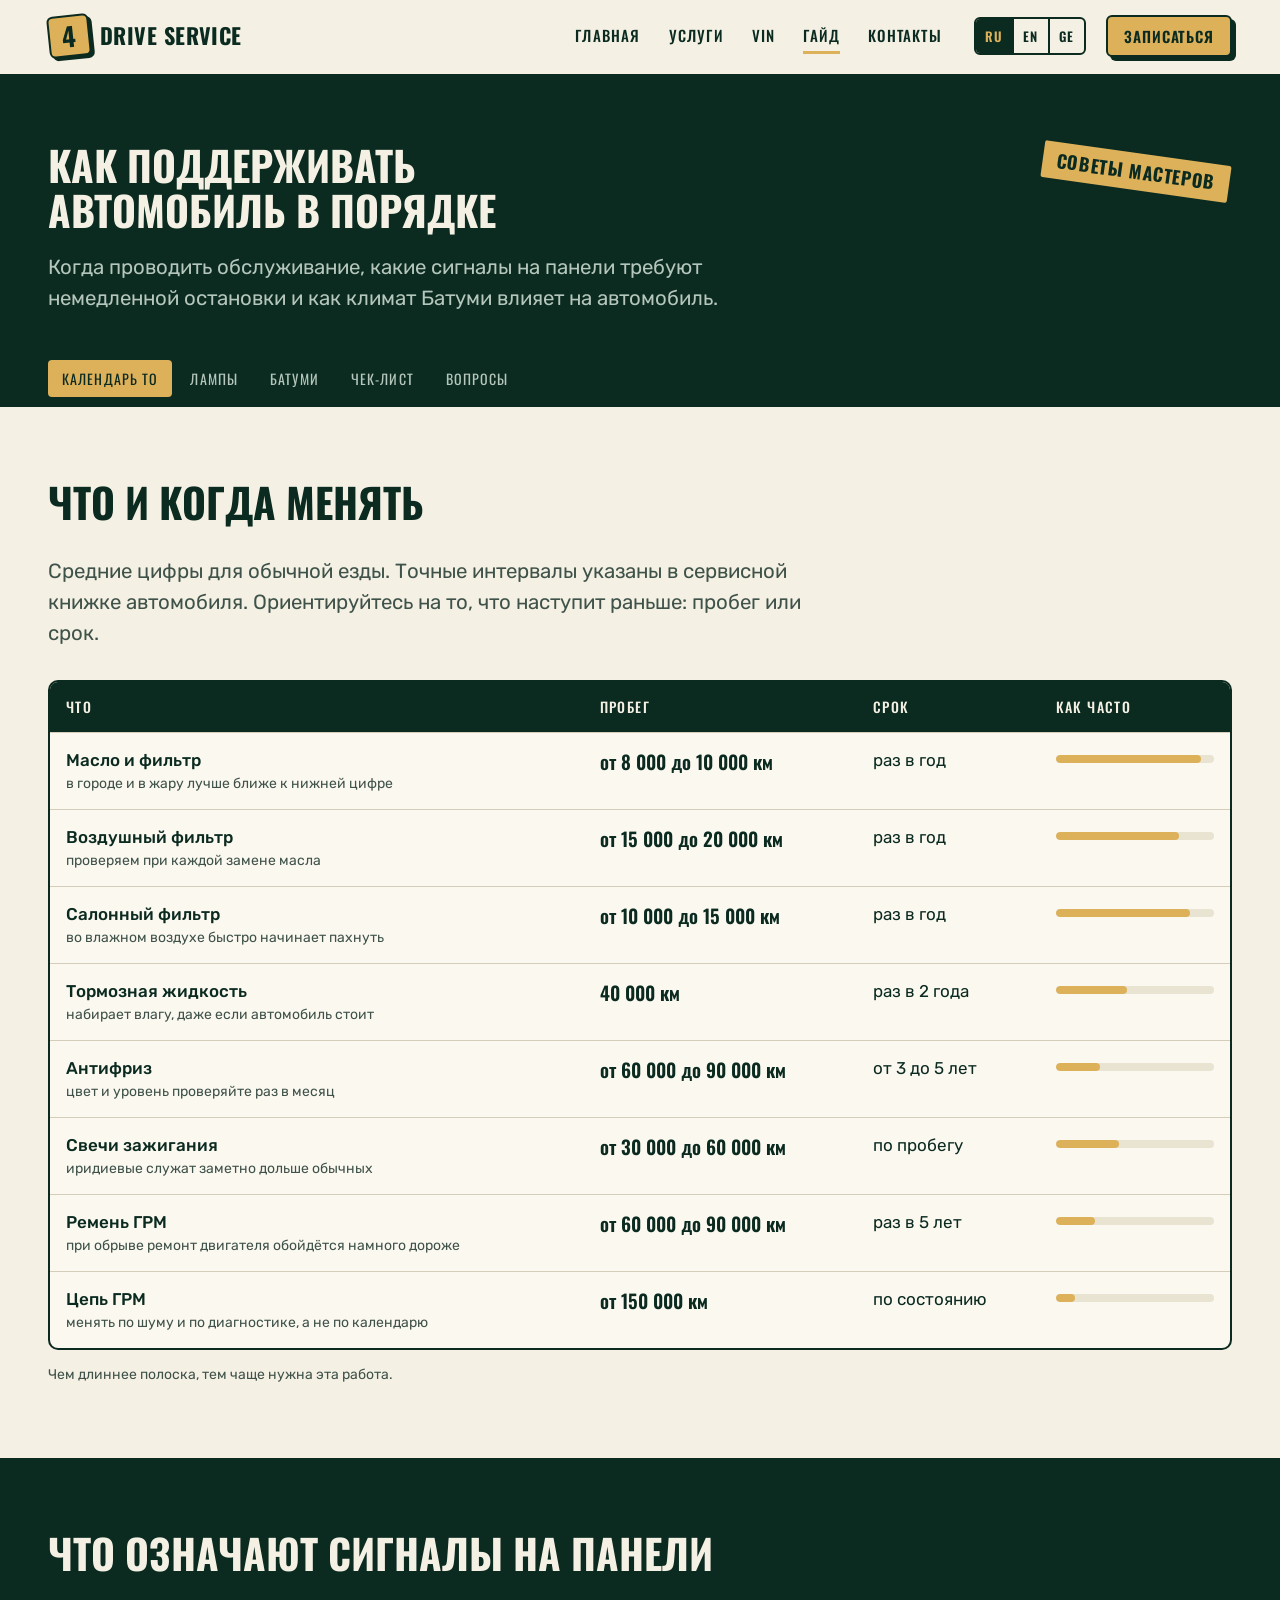
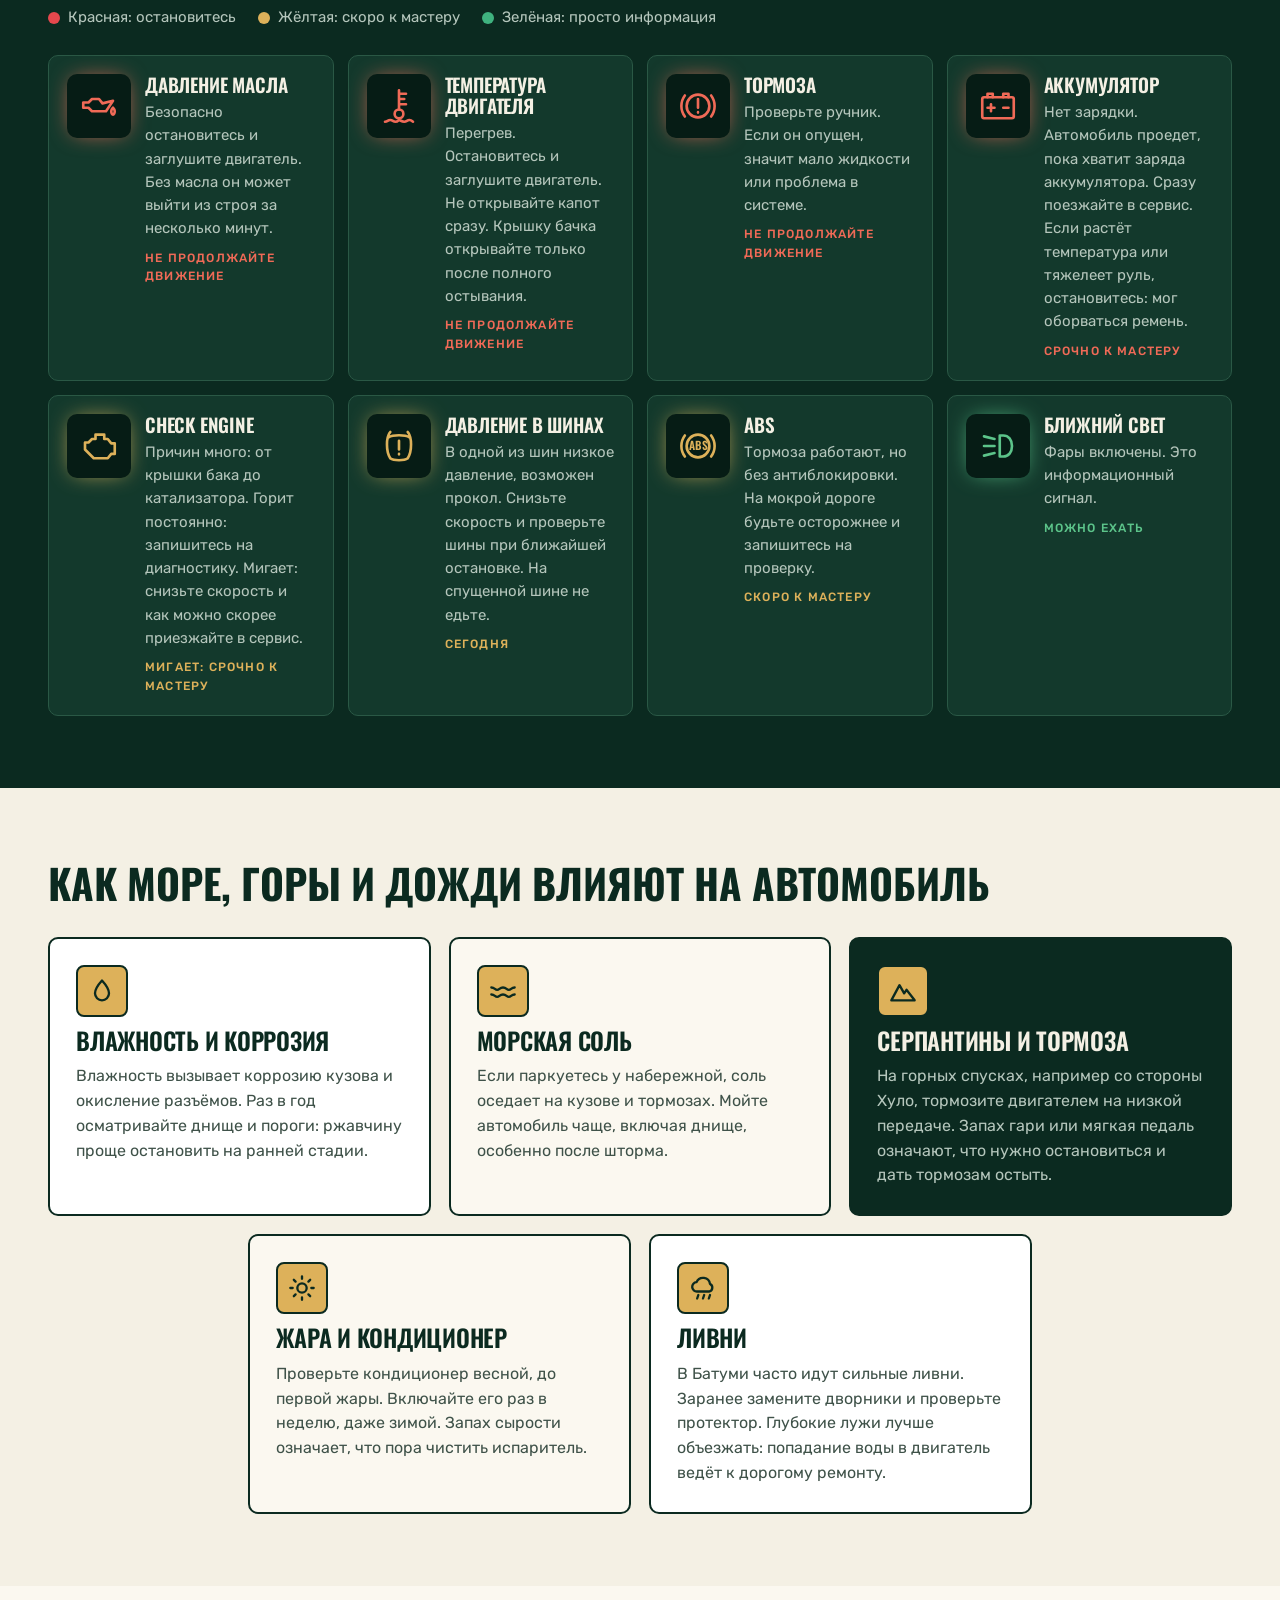
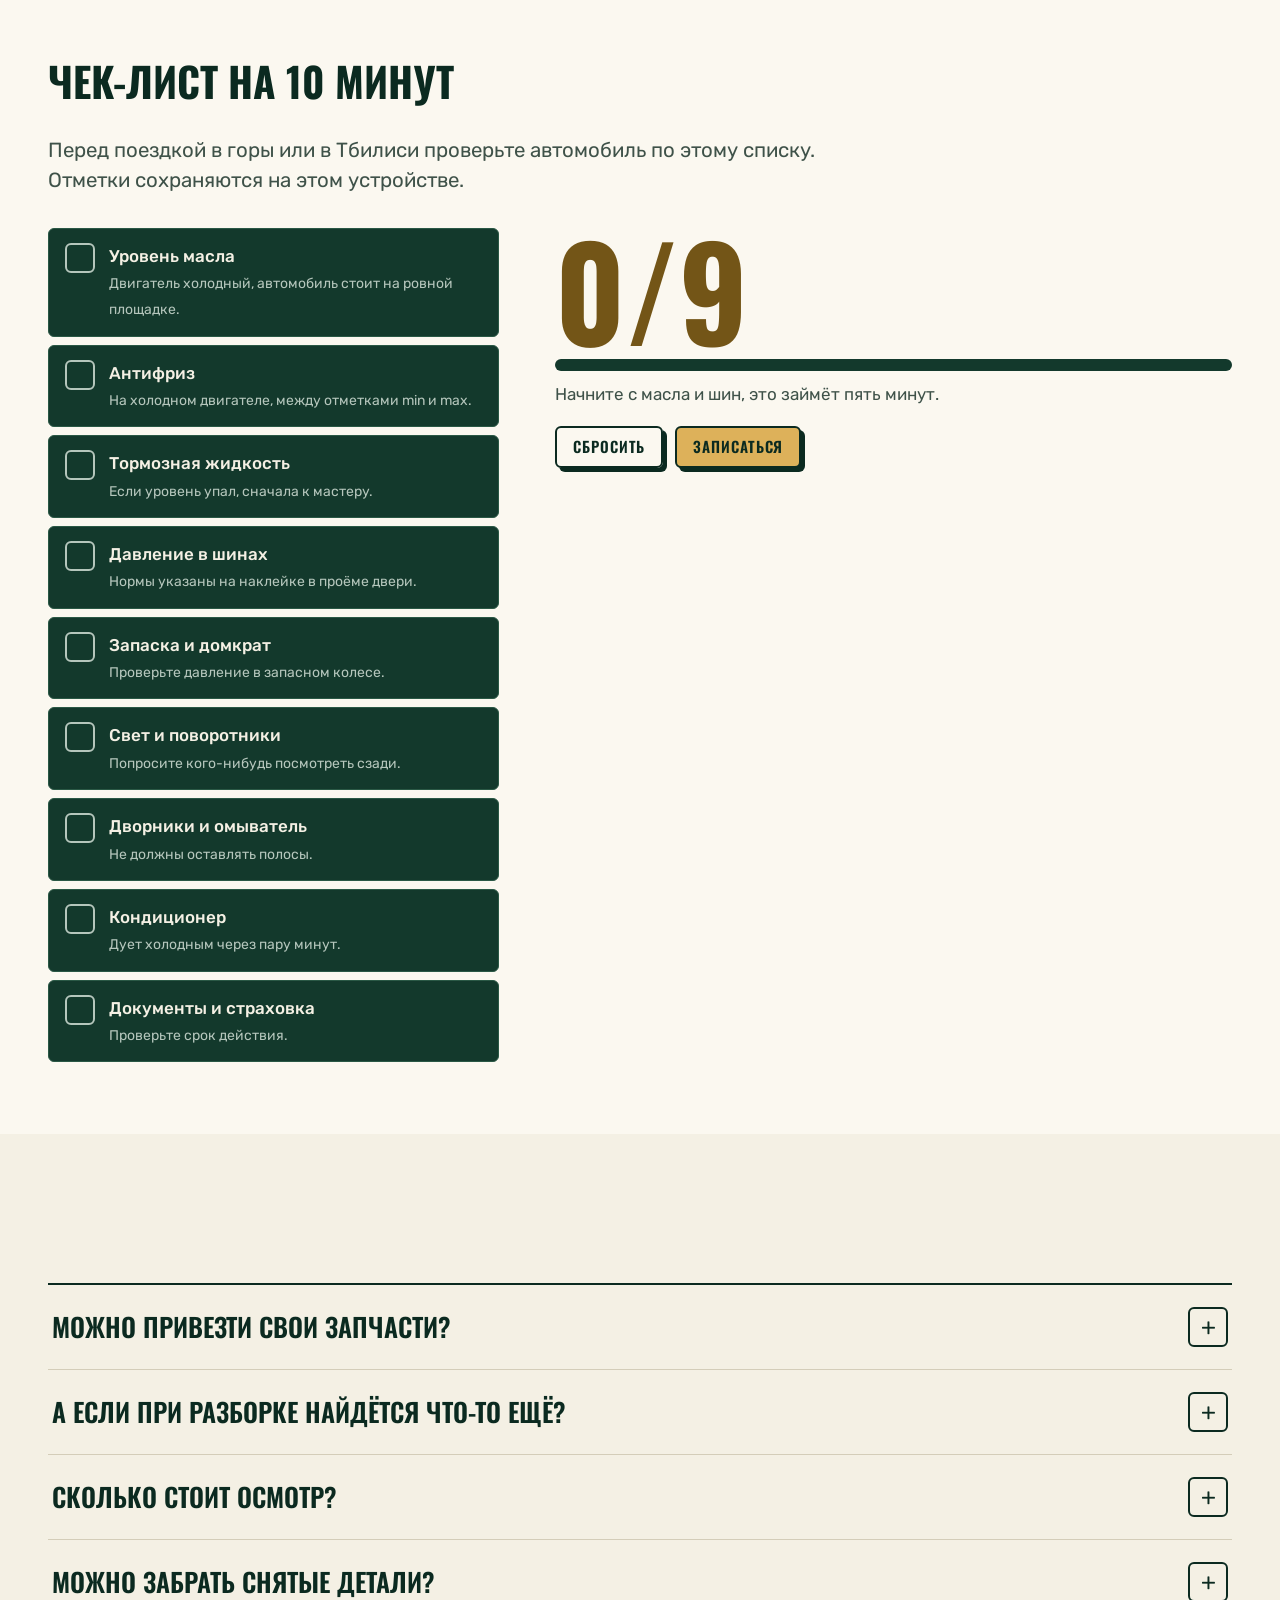
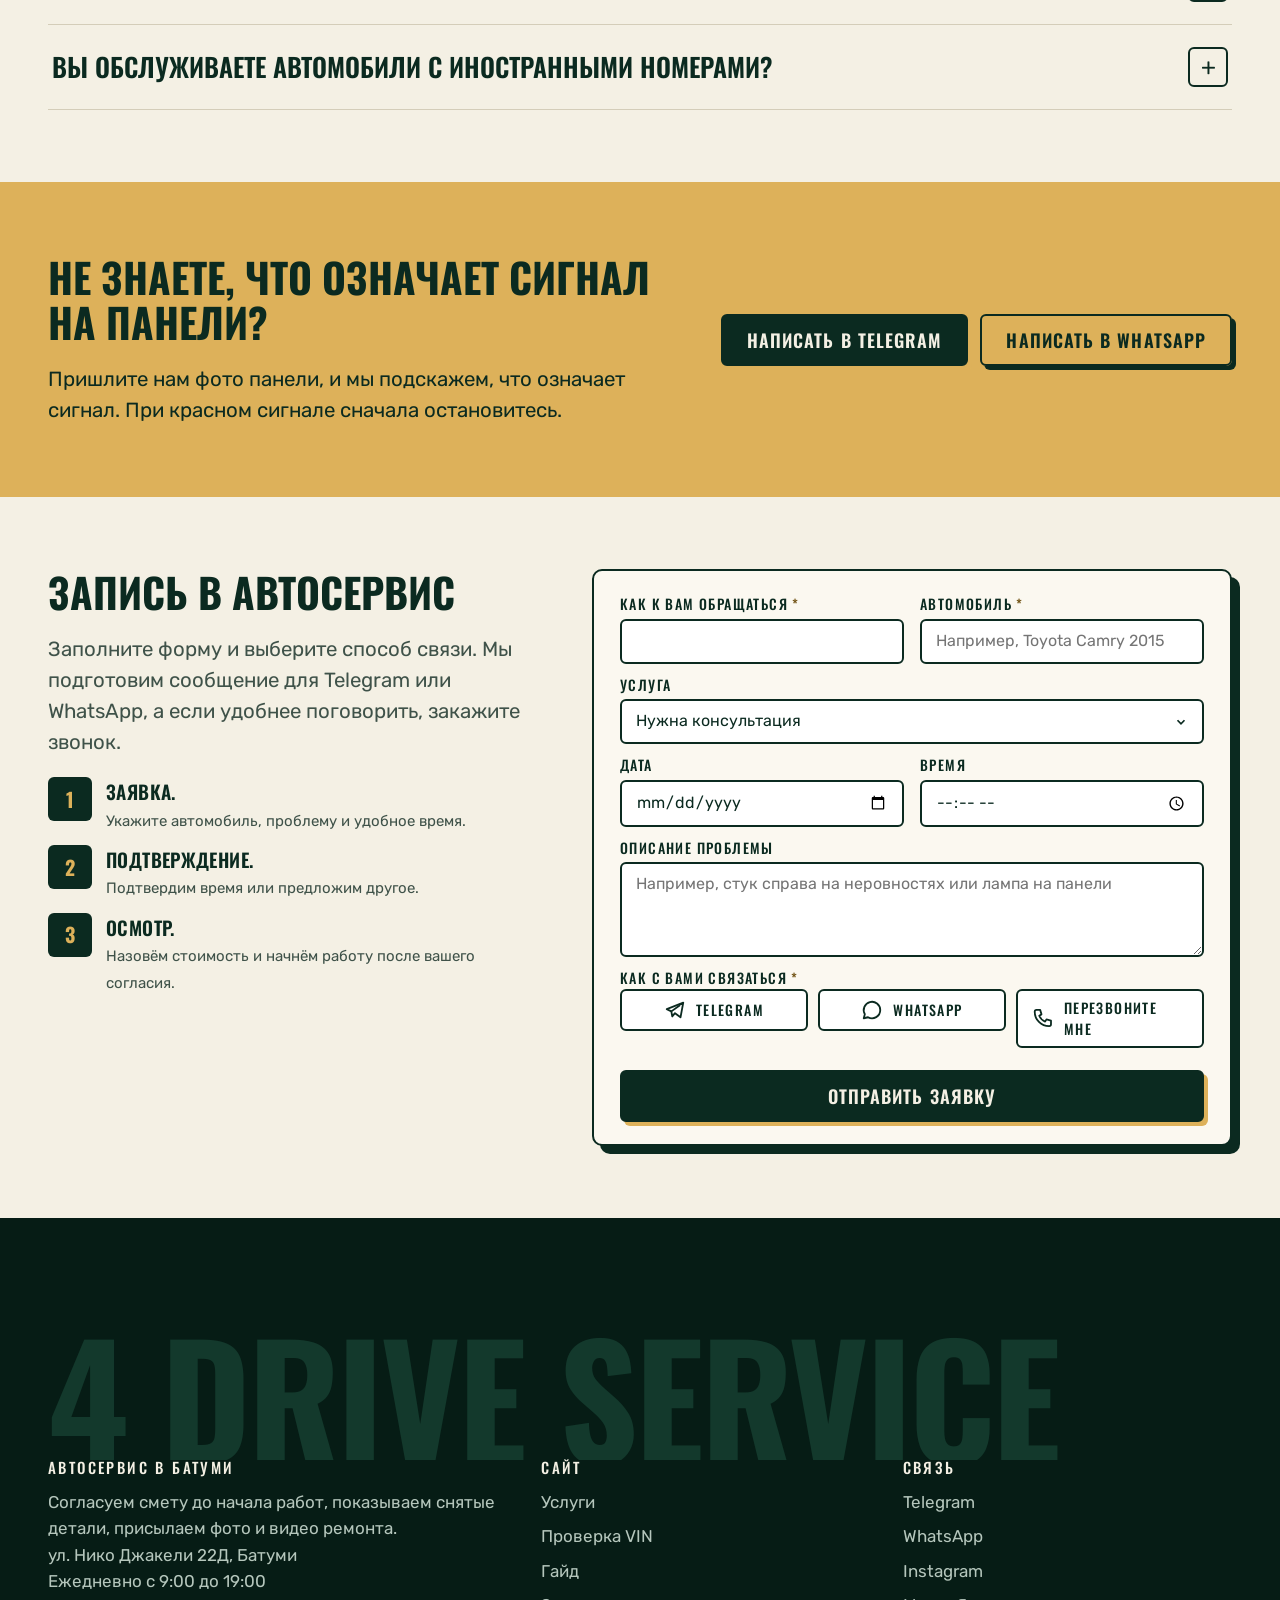
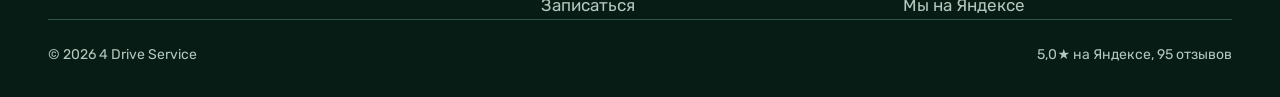
<file: guide.html>
<!doctype html>
<html lang="ru">
<head>
<meta name="robots" content="noindex">
<meta charset="utf-8">
<meta name="viewport" content="width=device-width, initial-scale=1">
<title>Гайд автовладельца, 4 Drive Service</title>
<meta name="description" content="Календарь ТО, значки на приборной панели, советы для климата и дорог Батуми, чек-лист перед поездкой.">
<link rel="icon" type="image/svg+xml" href="data:image/svg+xml,%3Csvg xmlns='http://www.w3.org/2000/svg' viewBox='0 0 32 32'%3E%3Crect width='32' height='32' rx='6' fill='%23DDB15A'/%3E%3Cpath fill='%230B2A20' fill-rule='evenodd' d='M18 5 7 18.5V22h11v5h4.500v-5H26v-3.500h-3.500V5zm0 7v6.500h-5.500z'/%3E%3C/svg%3E">
<meta name="theme-color" content="#0B2A20">
<script>document.documentElement.classList.add('js')</script>
<link rel="preconnect" href="https://fonts.googleapis.com">
<link rel="preconnect" href="https://fonts.gstatic.com" crossorigin>
<link href="https://fonts.googleapis.com/css2?family=Oswald:wght@400;500;600;700&family=Rubik:wght@400;500&display=swap" rel="stylesheet">
<link rel="stylesheet" href="assets/css/style.css">
</head>
<body>
<a class="skip-link" href="#main">К содержимому</a>

<!-- Набор иконок: все страницы берут их через <use href="#i-..."> -->
<svg width="0" height="0" style="position:absolute" aria-hidden="true" focusable="false">
  <defs>
    <symbol id="i-oil" viewBox="0 0 24 24" fill="none" stroke="currentColor" stroke-width="2" stroke-linecap="round" stroke-linejoin="round"><path d="M12 3s6 6.6 6 11a6 6 0 0 1-12 0c0-4.400 6-11 6-11z"/><path d="M9.500 15a2.500 2.500 0 0 0 2.500 2.500"/></symbol>
    <symbol id="i-susp" viewBox="0 0 24 24" fill="none" stroke="currentColor" stroke-width="2" stroke-linecap="round" stroke-linejoin="round"><path d="M12 2v4M12 18v4M8 6h8l-8 3 8 3-8 3 8 3H8"/></symbol>
    <symbol id="i-brake" viewBox="0 0 24 24" fill="none" stroke="currentColor" stroke-width="2" stroke-linecap="round" stroke-linejoin="round"><circle cx="12" cy="12" r="9"/><circle cx="12" cy="12" r="3"/><path d="M12 3v3M21 12h-3M12 21v-3M3 12h3"/></symbol>
    <symbol id="i-engine" viewBox="0 0 24 24" fill="none" stroke="currentColor" stroke-width="2" stroke-linecap="round" stroke-linejoin="round"><path d="M3 11v6M3 14h3M6 10h3V7h6v3h2l2 2h2v6h-3l-2 2H9l-3-3z"/><path d="M10 4h4M12 4v3"/></symbol>
    <symbol id="i-bolt" viewBox="0 0 24 24" fill="none" stroke="currentColor" stroke-width="2" stroke-linecap="round" stroke-linejoin="round"><path d="M13 2 4 14h7l-1 8 9-12h-7z"/></symbol>
    <symbol id="i-snow" viewBox="0 0 24 24" fill="none" stroke="currentColor" stroke-width="2" stroke-linecap="round" stroke-linejoin="round"><path d="M12 2v20M3.300 7l17.400 10M20.700 7 3.300 17M9 4l3 3 3-3M9 20l3-3 3 3"/></symbol>
    <symbol id="i-tire" viewBox="0 0 24 24" fill="none" stroke="currentColor" stroke-width="2" stroke-linecap="round" stroke-linejoin="round"><circle cx="12" cy="12" r="9"/><circle cx="12" cy="12" r="4"/><path d="M12 8V3M12 21v-5M8 12H3M21 12h-5"/></symbol>
    <symbol id="i-scan" viewBox="0 0 24 24" fill="none" stroke="currentColor" stroke-width="2" stroke-linecap="round" stroke-linejoin="round"><path d="M4 8V5a1 1 0 0 1 1-1h3M16 4h3a1 1 0 0 1 1 1v3M20 16v3a1 1 0 0 1-1 1h-3M8 20H5a1 1 0 0 1-1-1v-3"/><path d="M7 12h3l1.500-3 2 6 1.500-3h2"/></symbol>
    <symbol id="i-wrench" viewBox="0 0 24 24" fill="none" stroke="currentColor" stroke-width="2" stroke-linecap="round" stroke-linejoin="round"><path d="M14.700 6.300a4.500 4.500 0 0 1 5.800-1.100L17 8.700 15.300 7l3.500-3.500M14.700 6.300a4.500 4.500 0 0 0-1.100 4.700L4 20.600 6.400 23M13.600 11l6.100-1"/></symbol>
    <symbol id="i-pin" viewBox="0 0 24 24" fill="none" stroke="currentColor" stroke-width="2" stroke-linecap="round" stroke-linejoin="round"><path d="M12 22s7-7 7-12a7 7 0 1 0-14 0c0 5 7 12 7 12z"/><circle cx="12" cy="10" r="2.500"/></symbol>
    <symbol id="i-clock" viewBox="0 0 24 24" fill="none" stroke="currentColor" stroke-width="2" stroke-linecap="round" stroke-linejoin="round"><circle cx="12" cy="12" r="9"/><path d="M12 7v5l3 2"/></symbol>
    <symbol id="i-phone" viewBox="0 0 24 24" fill="none" stroke="currentColor" stroke-width="2" stroke-linecap="round" stroke-linejoin="round"><path d="M5 3h4l1.500 5-2.500 1.500a12 12 0 0 0 6.500 6.500L16 13.500l5 1.500v4a2 2 0 0 1-2 2A16 16 0 0 1 3 5a2 2 0 0 1 2-2z"/></symbol>
    <symbol id="i-send" viewBox="0 0 24 24" fill="none" stroke="currentColor" stroke-width="2" stroke-linecap="round" stroke-linejoin="round"><path d="m21 4-3 16-6-4.500L9 19l-1-5.500L3 11z"/><path d="m8 13.500 9-6.500"/></symbol>
    <symbol id="i-chat" viewBox="0 0 24 24" fill="none" stroke="currentColor" stroke-width="2" stroke-linecap="round" stroke-linejoin="round"><path d="M21 12a9 9 0 0 1-13.300 7.900L3 21l1.200-4.500A9 9 0 1 1 21 12z"/></symbol>
    <symbol id="i-insta" viewBox="0 0 24 24" fill="none" stroke="currentColor" stroke-width="2" stroke-linecap="round" stroke-linejoin="round"><rect x="3" y="3" width="18" height="18" rx="5"/><circle cx="12" cy="12" r="4"/><path d="M17.500 6.500h.01"/></symbol>
    <symbol id="i-cam" viewBox="0 0 24 24" fill="none" stroke="currentColor" stroke-width="2" stroke-linecap="round" stroke-linejoin="round"><path d="M4 7h3l2-3h6l2 3h3a1 1 0 0 1 1 1v11a1 1 0 0 1-1 1H4a1 1 0 0 1-1-1V8a1 1 0 0 1 1-1z"/><circle cx="12" cy="13" r="4"/></symbol>
    <symbol id="i-coffee" viewBox="0 0 24 24" fill="none" stroke="currentColor" stroke-width="2" stroke-linecap="round" stroke-linejoin="round"><path d="M4 9h13v6a5 5 0 0 1-5 5H9a5 5 0 0 1-5-5zM17 10h2a2.500 2.500 0 0 1 0 5h-2M8 3v3M12 3v3"/></symbol>
    <symbol id="i-wifi" viewBox="0 0 24 24" fill="none" stroke="currentColor" stroke-width="2" stroke-linecap="round" stroke-linejoin="round"><path d="M2 9a15 15 0 0 1 20 0M5.500 13a10 10 0 0 1 13 0M9 16.500a5 5 0 0 1 6 0M12 20h.01"/></symbol>
    <symbol id="i-sofa" viewBox="0 0 24 24" fill="none" stroke="currentColor" stroke-width="2" stroke-linecap="round" stroke-linejoin="round"><path d="M5 11V8a3 3 0 0 1 3-3h8a3 3 0 0 1 3 3v3"/><path d="M3 13a2 2 0 0 1 4 0v2h10v-2a2 2 0 0 1 4 0v5H3zM6 18v2M18 18v2"/></symbol>
    <symbol id="i-eye" viewBox="0 0 24 24" fill="none" stroke="currentColor" stroke-width="2" stroke-linecap="round" stroke-linejoin="round"><path d="M2 12s4-7 10-7 10 7 10 7-4 7-10 7-10-7-10-7z"/><circle cx="12" cy="12" r="3"/></symbol>
    <symbol id="i-info" viewBox="0 0 24 24" fill="none" stroke="currentColor" stroke-width="2" stroke-linecap="round" stroke-linejoin="round"><circle cx="12" cy="12" r="9"/><path d="M12 11v5M12 8h.01"/></symbol>
    <symbol id="i-check" viewBox="0 0 24 24" fill="none" stroke="currentColor" stroke-width="3" stroke-linecap="round" stroke-linejoin="round"><path d="m5 12.500 4.500 4.500L19 7.500"/></symbol>
    <symbol id="i-drop" viewBox="0 0 24 24" fill="none" stroke="currentColor" stroke-width="2" stroke-linecap="round" stroke-linejoin="round"><path d="M12 3s6 6.600 6 11a6 6 0 0 1-12 0c0-4.400 6-11 6-11z"/></symbol>
    <symbol id="i-wave" viewBox="0 0 24 24" fill="none" stroke="currentColor" stroke-width="2" stroke-linecap="round" stroke-linejoin="round"><path d="M2 9c3 0 3 2 5 2s2-2 5-2 3 2 5 2 2-2 5-2M2 15c3 0 3 2 5 2s2-2 5-2 3 2 5 2 2-2 5-2"/></symbol>
    <symbol id="i-mount" viewBox="0 0 24 24" fill="none" stroke="currentColor" stroke-width="2" stroke-linecap="round" stroke-linejoin="round"><path d="m2 20 7-13 4 7 2-3 7 9z"/></symbol>
    <symbol id="i-sun" viewBox="0 0 24 24" fill="none" stroke="currentColor" stroke-width="2" stroke-linecap="round" stroke-linejoin="round"><circle cx="12" cy="12" r="4"/><path d="M12 2v2M12 20v2M2 12h2M20 12h2M5 5l1.500 1.500M17.500 17.500 19 19M19 5l-1.500 1.500M6.500 17.500 5 19"/></symbol>
    <symbol id="i-rain" viewBox="0 0 24 24" fill="none" stroke="currentColor" stroke-width="2" stroke-linecap="round" stroke-linejoin="round"><path d="M7 15a4 4 0 0 1-.5-8A6 6 0 0 1 18 8.500a3.500 3.500 0 0 1-.5 6.500z"/><path d="m8 18-1 3M13 18l-1 3M18 18l-1 3"/></symbol>
    <symbol id="i-pinv" viewBox="0 0 24 24" fill="none" stroke="currentColor" stroke-width="2" stroke-linecap="round" stroke-linejoin="round"><rect x="3" y="4" width="18" height="16" rx="2"/><path d="M3 9h18M8 4v5M12 14h5M7 14h1"/></symbol>
    <symbol id="i-star" viewBox="0 0 24 24"><path fill="currentColor" d="m12 2.500 2.900 6.200 6.800.8-5 4.700 1.300 6.700L12 17.600 6 20.900l1.300-6.700-5-4.700 6.800-.8z"/></symbol>
  </defs>
</svg>

<div class="grain" aria-hidden="true"></div>

<header class="site-header">
  <div class="site-header__inner container">
    <a class="logo" href="index.html" aria-label="4 Drive Service, на главную">
      <span class="logo__mark">4</span>
      <span class="logo__text">Drive Service</span>
    </a>
    <nav class="main-nav" aria-label="Основное меню">
      <ul>
        <li><a href="index.html" data-nav data-i18n="nav.home">Главная</a></li>
        <li><a href="services.html" data-nav data-i18n="nav.services">Услуги</a></li>
        <li><a href="vin.html" data-nav data-i18n="nav.vin">VIN</a></li>
        <li><a href="guide.html" data-nav data-i18n="nav.guide">Гайд</a></li>
        <li><a href="index.html#contacts" data-nav data-i18n="nav.contacts">Контакты</a></li>
      </ul>
    </nav>
    <div class="lang-switch" role="group" aria-label="Язык сайта">
      <button type="button" data-lang="ru" aria-pressed="true">RU</button>
      <button type="button" data-lang="en" aria-pressed="false">EN</button>
      <button type="button" data-lang="ge" aria-pressed="false">GE</button>
    </div>
    <a class="btn btn--sm header-cta" href="#booking" data-i18n="btn.book">Записаться</a>
    <button class="burger" type="button" aria-controls="mobile-menu" aria-expanded="false" aria-label="Открыть меню"><span></span></button>
  </div>
</header>

<div id="mobile-menu" class="mobile-menu" inert aria-hidden="true">
  <ul>
    <li><a class="mobile-menu__link" href="index.html" data-nav><small>01</small><span data-i18n="nav.home">Главная</span></a></li>
    <li><a class="mobile-menu__link" href="services.html" data-nav><small>02</small><span data-i18n="nav.services">Услуги</span></a></li>
    <li><a class="mobile-menu__link" href="vin.html" data-nav><small>03</small><span data-i18n="nav.vin">VIN</span></a></li>
    <li><a class="mobile-menu__link" href="guide.html" data-nav><small>04</small><span data-i18n="nav.guide">Гайд</span></a></li>
    <li><a class="mobile-menu__link" href="index.html#contacts" data-nav><small>05</small><span data-i18n="nav.contacts">Контакты</span></a></li>
  </ul>
  <div class="lang-switch" role="group" aria-label="Язык сайта">
    <button type="button" data-lang="ru" aria-pressed="true">RU</button>
    <button type="button" data-lang="en" aria-pressed="false">EN</button>
    <button type="button" data-lang="ge" aria-pressed="false">GE</button>
  </div>
  <div class="mobile-menu__channels">
    <a class="btn" href="#booking" data-i18n="btn.book">Записаться</a>
    <a class="btn" href="#" data-link="telegram" data-i18n="btn.telegram">Telegram</a>
    <a class="btn" href="#" data-link="whatsapp" data-i18n="btn.whatsapp">WhatsApp</a>
  </div>
</div>

<main id="main">
<section class="page-hero page-hero--dark">
  <div class="container">
    <h1 class="h-xl">Как поддерживать автомобиль в порядке</h1>
    <p class="lead">Когда проводить обслуживание, какие сигналы на панели требуют немедленной остановки и как климат Батуми влияет на автомобиль.</p>
    <span class="sticker page-hero__sticker">советы мастеров</span>
  </div>
</section>

<nav class="guide-nav" aria-label="Разделы гайда">
  <div class="container">
    <ul>
      <li><a href="#calendar">Календарь ТО</a></li>
      <li><a href="#lamps">Лампы</a></li>
      <li><a href="#batumi">Батуми</a></li>
      <li><a href="#checklist">Чек-лист</a></li>
      <li><a href="#faq">Вопросы</a></li>
    </ul>
  </div>
</nav>

<section class="section" id="calendar">
  <div class="container">
    <div class="section-head reveal">
      <h2 class="h-lg">Что и когда менять</h2>
      <p class="lead">Средние цифры для обычной езды. Точные интервалы указаны в сервисной книжке автомобиля. Ориентируйтесь на то, что наступит раньше: пробег или срок.</p>
    </div>
    <div class="mt-table-wrap reveal">
      <table class="mt-table">
        <thead><tr><th scope="col">Что</th><th scope="col">Пробег</th><th scope="col">Срок</th><th scope="col">Как часто</th></tr></thead>
        <tbody>
          <tr><th scope="row">Масло и фильтр<small>в городе и в жару лучше ближе к нижней цифре</small></th><td class="mt-km">от 8 000 до 10 000 км</td><td>раз в год</td><td><span class="mt-bar"><i style="--w:92%"></i></span></td></tr>
          <tr><th scope="row">Воздушный фильтр<small>проверяем при каждой замене масла</small></th><td class="mt-km">от 15 000 до 20 000 км</td><td>раз в год</td><td><span class="mt-bar"><i style="--w:78%"></i></span></td></tr>
          <tr><th scope="row">Салонный фильтр<small>во влажном воздухе быстро начинает пахнуть</small></th><td class="mt-km">от 10 000 до 15 000 км</td><td>раз в год</td><td><span class="mt-bar"><i style="--w:85%"></i></span></td></tr>
          <tr><th scope="row">Тормозная жидкость<small>набирает влагу, даже если автомобиль стоит</small></th><td class="mt-km">40 000 км</td><td>раз в 2 года</td><td><span class="mt-bar"><i style="--w:45%"></i></span></td></tr>
          <tr><th scope="row">Антифриз<small>цвет и уровень проверяйте раз в месяц</small></th><td class="mt-km">от 60 000 до 90 000 км</td><td>от 3 до 5 лет</td><td><span class="mt-bar"><i style="--w:28%"></i></span></td></tr>
          <tr><th scope="row">Свечи зажигания<small>иридиевые служат заметно дольше обычных</small></th><td class="mt-km">от 30 000 до 60 000 км</td><td>по пробегу</td><td><span class="mt-bar"><i style="--w:40%"></i></span></td></tr>
          <tr><th scope="row">Ремень ГРМ<small>при обрыве ремонт двигателя обойдётся намного дороже</small></th><td class="mt-km">от 60 000 до 90 000 км</td><td>раз в 5 лет</td><td><span class="mt-bar"><i style="--w:25%"></i></span></td></tr>
          <tr><th scope="row">Цепь ГРМ<small>менять по шуму и по диагностике, а не по календарю</small></th><td class="mt-km">от 150 000 км</td><td>по состоянию</td><td><span class="mt-bar"><i style="--w:12%"></i></span></td></tr>
        </tbody>
      </table>
    </div>
    <p class="mt-legend">Чем длиннее полоска, тем чаще нужна эта работа.</p>
  </div>
</section>

<section class="section section--dark" id="lamps">
  <div class="container">
    <div class="section-head reveal">
      <h2 class="h-lg">Что означают сигналы на панели</h2>
    </div>
    <p class="lamp-legend">
      <span><i style="background:#E5484D"></i>Красная: остановитесь</span>
      <span><i style="background:#DDB15A"></i>Жёлтая: скоро к мастеру</span>
      <span><i style="background:#3FB27F"></i>Зелёная: просто информация</span>
    </p>
    <div class="lamps">
      <article class="lamp lamp--red reveal">
        <div class="lamp__icon"><svg viewBox="0 0 48 48" fill="none" stroke="currentColor" stroke-width="3" stroke-linecap="round" stroke-linejoin="round" aria-hidden="true"><path d="M6 20h6l4-4h8l4 5 12-3-8 12H16l-4-4H6z"/><path d="M42 30c0 2-1 4-2 4s-2-2-2-4 2-4 2-4 2 2 2 4z"/></svg></div>
        <div><h3>Давление масла</h3><p>Безопасно остановитесь и заглушите двигатель. Без масла он может выйти из строя за несколько минут.</p><span class="lamp__lvl">Не продолжайте движение</span></div>
      </article>
      <article class="lamp lamp--red reveal" style="--d:.05s">
        <div class="lamp__icon"><svg viewBox="0 0 48 48" fill="none" stroke="currentColor" stroke-width="3" stroke-linecap="round" stroke-linejoin="round" aria-hidden="true"><path d="M24 6v22M24 10h8M24 16h6M24 22h8"/><circle cx="24" cy="33" r="5"/><path d="M8 42c3 0 3-2 6-2s3 2 6 2 3-2 4-2 3 2 6 2 3-2 6-2 3 2 4 2"/></svg></div>
        <div><h3>Температура двигателя</h3><p>Перегрев. Остановитесь и заглушите двигатель. Не открывайте капот сразу. Крышку бачка открывайте только после полного остывания.</p><span class="lamp__lvl">Не продолжайте движение</span></div>
      </article>
      <article class="lamp lamp--red reveal" style="--d:.1s">
        <div class="lamp__icon"><svg viewBox="0 0 48 48" fill="none" stroke="currentColor" stroke-width="3" stroke-linecap="round" stroke-linejoin="round" aria-hidden="true"><circle cx="24" cy="24" r="13"/><path d="M9 12a20 20 0 0 0 0 24M39 12a20 20 0 0 1 0 24M24 16v10M24 31v.5"/></svg></div>
        <div><h3>Тормоза</h3><p>Проверьте ручник. Если он опущен, значит мало жидкости или проблема в системе.</p><span class="lamp__lvl">Не продолжайте движение</span></div>
      </article>
      <article class="lamp lamp--red reveal" style="--d:.15s">
        <div class="lamp__icon"><svg viewBox="0 0 48 48" fill="none" stroke="currentColor" stroke-width="3" stroke-linecap="round" stroke-linejoin="round" aria-hidden="true"><rect x="6" y="14" width="36" height="24" rx="2"/><path d="M12 14v-4h6v4M30 14v-4h6v4M12 26h8M16 22v8M30 26h6"/></svg></div>
        <div><h3>Аккумулятор</h3><p>Нет зарядки. Автомобиль проедет, пока хватит заряда аккумулятора. Сразу поезжайте в сервис. Если растёт температура или тяжелеет руль, остановитесь: мог оборваться ремень.</p><span class="lamp__lvl">Срочно к мастеру</span></div>
      </article>
      <article class="lamp lamp--amber reveal">
        <div class="lamp__icon"><svg viewBox="0 0 48 48" fill="none" stroke="currentColor" stroke-width="3" stroke-linecap="round" stroke-linejoin="round" aria-hidden="true"><path d="M8 28v-8h4l4-4h4v-5h10v5h4l4 5h4v12h-4l-4 5H18l-6-6z"/></svg></div>
        <div><h3>Check Engine</h3><p>Причин много: от крышки бака до катализатора. Горит постоянно: запишитесь на диагностику. Мигает: снизьте скорость и как можно скорее приезжайте в сервис.</p><span class="lamp__lvl">Мигает: срочно к мастеру</span></div>
      </article>
      <article class="lamp lamp--amber reveal" style="--d:.05s">
        <div class="lamp__icon"><svg viewBox="0 0 48 48" fill="none" stroke="currentColor" stroke-width="3" stroke-linecap="round" stroke-linejoin="round" aria-hidden="true"><path d="M14 8c-5 6-5 22 0 30M34 8c5 6 5 22 0 30M14 38c4 3 16 3 20 0M12 14c5-3 19-3 24 0M24 18v10M24 33v.5"/></svg></div>
        <div><h3>Давление в шинах</h3><p>В одной из шин низкое давление, возможен прокол. Снизьте скорость и проверьте шины при ближайшей остановке. На спущенной шине не едьте.</p><span class="lamp__lvl">Сегодня</span></div>
      </article>
      <article class="lamp lamp--amber reveal" style="--d:.1s">
        <div class="lamp__icon"><svg viewBox="0 0 48 48" fill="none" stroke="currentColor" stroke-width="3" stroke-linecap="round" stroke-linejoin="round" aria-hidden="true"><circle cx="24" cy="24" r="13"/><path d="M9 12a20 20 0 0 0 0 24M39 12a20 20 0 0 1 0 24"/><text x="24" y="29" text-anchor="middle" font-family="Oswald, sans-serif" font-size="13" font-weight="600" fill="currentColor" stroke="none">ABS</text></svg></div>
        <div><h3>ABS</h3><p>Тормоза работают, но без антиблокировки. На мокрой дороге будьте осторожнее и запишитесь на проверку.</p><span class="lamp__lvl">Скоро к мастеру</span></div>
      </article>
      <article class="lamp lamp--green reveal" style="--d:.15s">
        <div class="lamp__icon"><svg viewBox="0 0 48 48" fill="none" stroke="currentColor" stroke-width="3" stroke-linecap="round" stroke-linejoin="round" aria-hidden="true"><path d="M26 12h4c6 0 10 5 10 12s-4 12-10 12h-4zM20 16 8 13M20 24H8M20 32 8 35"/></svg></div>
        <div><h3>Ближний свет</h3><p>Фары включены. Это информационный сигнал.</p><span class="lamp__lvl">Можно ехать</span></div>
      </article>
    </div>
  </div>
</section>

<section class="section" id="batumi">
  <div class="container">
    <div class="section-head reveal">
      <h2 class="h-lg">Как море, горы и дожди влияют на автомобиль</h2>
    </div>
    <div class="tips">
      <article class="tip reveal"><span class="tip__icon"><svg aria-hidden="true"><use href="#i-drop"/></svg></span><h3>Влажность и коррозия</h3><p>Влажность вызывает коррозию кузова и окисление разъёмов. Раз в год осматривайте днище и пороги: ржавчину проще остановить на ранней стадии.</p></article>
      <article class="tip reveal" style="--d:.05s"><span class="tip__icon"><svg aria-hidden="true"><use href="#i-wave"/></svg></span><h3>Морская соль</h3><p>Если паркуетесь у набережной, соль оседает на кузове и тормозах. Мойте автомобиль чаще, включая днище, особенно после шторма.</p></article>
      <article class="tip reveal" style="--d:.1s"><span class="tip__icon"><svg aria-hidden="true"><use href="#i-mount"/></svg></span><h3>Серпантины и тормоза</h3><p>На горных спусках, например со стороны Хуло, тормозите двигателем на низкой передаче. Запах гари или мягкая педаль означают, что нужно остановиться и дать тормозам остыть.</p></article>
      <article class="tip reveal" style="--d:.15s"><span class="tip__icon"><svg aria-hidden="true"><use href="#i-sun"/></svg></span><h3>Жара и кондиционер</h3><p>Проверьте кондиционер весной, до первой жары. Включайте его раз в неделю, даже зимой. Запах сырости означает, что пора чистить испаритель.</p></article>
      <article class="tip reveal" style="--d:.2s"><span class="tip__icon"><svg aria-hidden="true"><use href="#i-rain"/></svg></span><h3>Ливни</h3><p>В Батуми часто идут сильные ливни. Заранее замените дворники и проверьте протектор. Глубокие лужи лучше объезжать: попадание воды в двигатель ведёт к дорогому ремонту.</p></article>
    </div>
  </div>
</section>

<section class="section section--paper" id="checklist">
  <div class="container">
    <div class="section-head reveal">
      <h2 class="h-lg">Чек-лист на 10 минут</h2>
      <p class="lead">Перед поездкой в горы или в Тбилиси проверьте автомобиль по этому списку. Отметки сохраняются на этом устройстве.</p>
    </div>
    <div class="checklist-wrap" data-checklist>
      <div class="checklist">
        <label class="check"><input type="checkbox" value="oil"><span class="check__box"><svg aria-hidden="true"><use href="#i-check"/></svg></span><span class="check__text"><strong>Уровень масла</strong><span>Двигатель холодный, автомобиль стоит на ровной площадке.</span></span></label>
        <label class="check"><input type="checkbox" value="coolant"><span class="check__box"><svg aria-hidden="true"><use href="#i-check"/></svg></span><span class="check__text"><strong>Антифриз</strong><span>На холодном двигателе, между отметками min и max.</span></span></label>
        <label class="check"><input type="checkbox" value="brake"><span class="check__box"><svg aria-hidden="true"><use href="#i-check"/></svg></span><span class="check__text"><strong>Тормозная жидкость</strong><span>Если уровень упал, сначала к мастеру.</span></span></label>
        <label class="check"><input type="checkbox" value="tires"><span class="check__box"><svg aria-hidden="true"><use href="#i-check"/></svg></span><span class="check__text"><strong>Давление в шинах</strong><span>Нормы указаны на наклейке в проёме двери.</span></span></label>
        <label class="check"><input type="checkbox" value="spare"><span class="check__box"><svg aria-hidden="true"><use href="#i-check"/></svg></span><span class="check__text"><strong>Запаска и домкрат</strong><span>Проверьте давление в запасном колесе.</span></span></label>
        <label class="check"><input type="checkbox" value="lights"><span class="check__box"><svg aria-hidden="true"><use href="#i-check"/></svg></span><span class="check__text"><strong>Свет и поворотники</strong><span>Попросите кого-нибудь посмотреть сзади.</span></span></label>
        <label class="check"><input type="checkbox" value="wipers"><span class="check__box"><svg aria-hidden="true"><use href="#i-check"/></svg></span><span class="check__text"><strong>Дворники и омыватель</strong><span>Не должны оставлять полосы.</span></span></label>
        <label class="check"><input type="checkbox" value="ac"><span class="check__box"><svg aria-hidden="true"><use href="#i-check"/></svg></span><span class="check__text"><strong>Кондиционер</strong><span>Дует холодным через пару минут.</span></span></label>
        <label class="check"><input type="checkbox" value="docs"><span class="check__box"><svg aria-hidden="true"><use href="#i-check"/></svg></span><span class="check__text"><strong>Документы и страховка</strong><span>Проверьте срок действия.</span></span></label>
      </div>
      <aside>
        <div class="progress">
          <p class="progress__num" data-progress-num>0/9</p>
          <div class="progress__bar"><i data-progress-bar></i></div>
          <p class="progress__msg" data-progress-msg>Начните с масла и шин, это займёт пять минут.</p>
        </div>
        <div class="checklist-actions">
          <button class="btn btn--ghost btn--sm" type="button" data-checklist-reset>Сбросить</button>
          <a class="btn btn--sm" href="#booking" data-i18n="btn.book">Записаться</a>
        </div>
      </aside>
    </div>
  </div>
</section>

<section class="section" id="faq">
  <div class="container">
    <div class="section-head reveal">
      <h2 class="h-lg">Частые вопросы</h2>
    </div>
    <div class="faq reveal">
      <details><summary>Можно привезти свои запчасти?<i></i></summary><div class="faq__a"><p>Да. Проверим, подходят ли они, и установим. Если деталь вызывает сомнения, скажем об этом до установки.</p></div></details>
      <details><summary>А если при разборке найдётся что-то ещё?<i></i></summary><div class="faq__a"><p>Мы остановим работу, пришлём фото или видео и назовём стоимость. Решение за вами: без вашего согласия смета не меняется.</p></div></details>
      <details><summary>Сколько стоит осмотр?<i></i></summary><div class="faq__a"><p>Стартовые цены на диагностику указаны в прайсе. Точную стоимость назовём, когда узнаем, в чём проблема.</p></div></details>
      <details><summary>Можно забрать снятые детали?<i></i></summary><div class="faq__a"><p>Да, это ваши детали. Покажем их при выдаче автомобиля, а затем вы можете забрать их или оставить на утилизацию.</p></div></details>
      <details><summary>Вы обслуживаете автомобили с иностранными номерами?<i></i></summary><div class="faq__a"><p>Да. Напишите в Telegram или WhatsApp, что случилось и как долго вы в городе. Постараемся уложиться в ваши сроки.</p></div></details>
    </div>
  </div>
</section>

<section class="section section--amber">
  <div class="container">
    <div class="cta-band">
      <div>
        <h2 class="h-lg">Не знаете, что означает сигнал на панели?</h2>
        <p class="lead">Пришлите нам фото панели, и мы подскажем, что означает сигнал. При красном сигнале сначала остановитесь.</p>
      </div>
      <div class="cta-band__actions">
        <a class="btn btn--dark" href="#" data-link="telegram" data-i18n="btn.telegram">Написать в Telegram</a>
        <a class="btn btn--ghost" href="#" data-link="whatsapp" data-i18n="btn.whatsapp">Написать в WhatsApp</a>
      </div>
    </div>
  </div>
</section>
<!-- ЗАПИСЬ -->
<section class="section" id="booking">
  <div class="container">
    <div class="booking">
      <div class="reveal">
        <h2 class="h-xl">Запись в автосервис</h2>
        <p class="lead">Заполните форму и выберите способ связи. Мы подготовим сообщение для Telegram или WhatsApp, а если удобнее поговорить, закажите звонок.</p>
        <ol class="booking__steps">
          <li><div><strong>Заявка.</strong> <span>Укажите автомобиль, проблему и удобное время.</span></div></li>
          <li><div><strong>Подтверждение.</strong> <span>Подтвердим время или предложим другое.</span></div></li>
          <li><div><strong>Осмотр.</strong> <span>Назовём стоимость и начнём работу после вашего согласия.</span></div></li>
        </ol>
      </div>
      <div class="form-card reveal" style="--d:.1s">
        <form id="booking-form" class="form-grid" novalidate>
          <div class="field-trap" aria-hidden="true"><label>Сайт <input name="website" type="text" tabindex="-1" autocomplete="off"></label></div>
          <div class="field" data-field="name">
            <label for="f-name">Как к вам обращаться <span class="req">*</span></label>
            <input class="input" id="f-name" name="name" type="text" autocomplete="name" required>
            <p class="field-error"></p>
          </div>
          <div class="field" data-field="car">
            <label for="f-car">Автомобиль <span class="req">*</span></label>
            <input class="input" id="f-car" name="car" type="text" placeholder="Например, Toyota Camry 2015" required>
            <p class="hint" data-car-note hidden>Данные из проверки VIN. Их можно изменить.</p>
            <p class="field-error"></p>
          </div>
          <div class="field span-2">
            <label for="f-service">Услуга</label>
            <select class="select" id="f-service" name="service">
              <option value="">Нужна консультация</option>
              <option>Плановое ТО</option>
              <option>Ходовая</option>
              <option>Тормоза</option>
              <option>Двигатель</option>
              <option>Электрика</option>
              <option>Кондиционер</option>
              <option>Шиномонтаж</option>
              <option>Диагностика</option>
            </select>
          </div>
          <div class="field">
            <label for="f-date">Дата</label>
            <input class="input" id="f-date" name="date" type="date">
          </div>
          <div class="field">
            <label for="f-time">Время</label>
            <input class="input" id="f-time" name="time" type="time">
          </div>
          <div class="field span-2">
            <label for="f-comment">Описание проблемы</label>
            <textarea class="textarea" id="f-comment" name="comment" rows="3" placeholder="Например, стук справа на неровностях или лампа на панели"></textarea>
          </div>
          <fieldset class="channel-pick field span-2" data-field="channel">
            <legend>Как с вами связаться <span class="req">*</span></legend>
            <div class="channel-pick__opts">
              <label class="channel-opt"><input type="radio" name="channel" value="telegram"><span><svg aria-hidden="true"><use href="#i-send"/></svg>Telegram</span></label>
              <label class="channel-opt"><input type="radio" name="channel" value="whatsapp"><span><svg aria-hidden="true"><use href="#i-chat"/></svg>WhatsApp</span></label>
              <label class="channel-opt"><input type="radio" name="channel" value="call"><span><svg aria-hidden="true"><use href="#i-phone"/></svg>Перезвоните мне</span></label>
            </div>
            <p class="field-error"></p>
          </fieldset>
          <div class="field span-2" data-field="phone" hidden>
            <label for="f-phone">Ваш телефон <span class="req">*</span></label>
            <input class="input" id="f-phone" name="phone" type="tel" autocomplete="tel" placeholder="+995 5XX XXX XXX" required>
            <p class="field-error"></p>
          </div>
          <div class="form-foot span-2">
            <button class="btn btn--dark" type="submit"><span data-submit-label data-i18n="form.send">Отправить заявку</span></button>
            <p class="form-status" role="status" aria-live="polite"></p>
          </div>
        </form>
      </div>
    </div>
  </div>
</section>
</main>

<footer class="site-footer">
  <div class="container">
    <p class="footer-big" aria-hidden="true">4 Drive Service</p>
    <div class="footer-grid">
      <div>
        <h2>Автосервис в Батуми</h2>
        <p>Согласуем смету до начала работ, показываем снятые детали, присылаем фото и видео ремонта.</p>
        <p><span data-config="address">ул. Нико Джакели 22Д, Батуми</span></p>
        <p><span data-config="hours">Часы работы уточняются</span></p>
      </div>
      <div>
        <h2>Сайт</h2>
        <ul>
          <li><a href="services.html" data-i18n="nav.services">Услуги</a></li>
          <li><a href="vin.html">Проверка VIN</a></li>
          <li><a href="guide.html" data-i18n="nav.guide">Гайд</a></li>
          <li><a href="#booking" data-i18n="btn.book">Записаться</a></li>
        </ul>
      </div>
      <div>
        <h2>Связь</h2>
        <ul>
          <li><a href="#" data-link="telegram">Telegram</a></li>
          <li><a href="#" data-link="whatsapp">WhatsApp</a></li>
          <li><a href="#" data-link="instagram">Instagram</a></li>
          <li><a href="https://yandex.ru/navi/org/143645771537" data-link="yandex" target="_blank" rel="noopener">Мы на Яндексе</a></li>
        </ul>
      </div>
    </div>
    <div class="footer-bottom">
      <span>© <span data-year>2026</span> 4 Drive Service</span>
      <span>5,0★ на Яндексе, 95 отзывов</span>
    </div>
  </div>
</footer>

<script src="assets/js/main.js"></script>
</body>
</html>
</file>
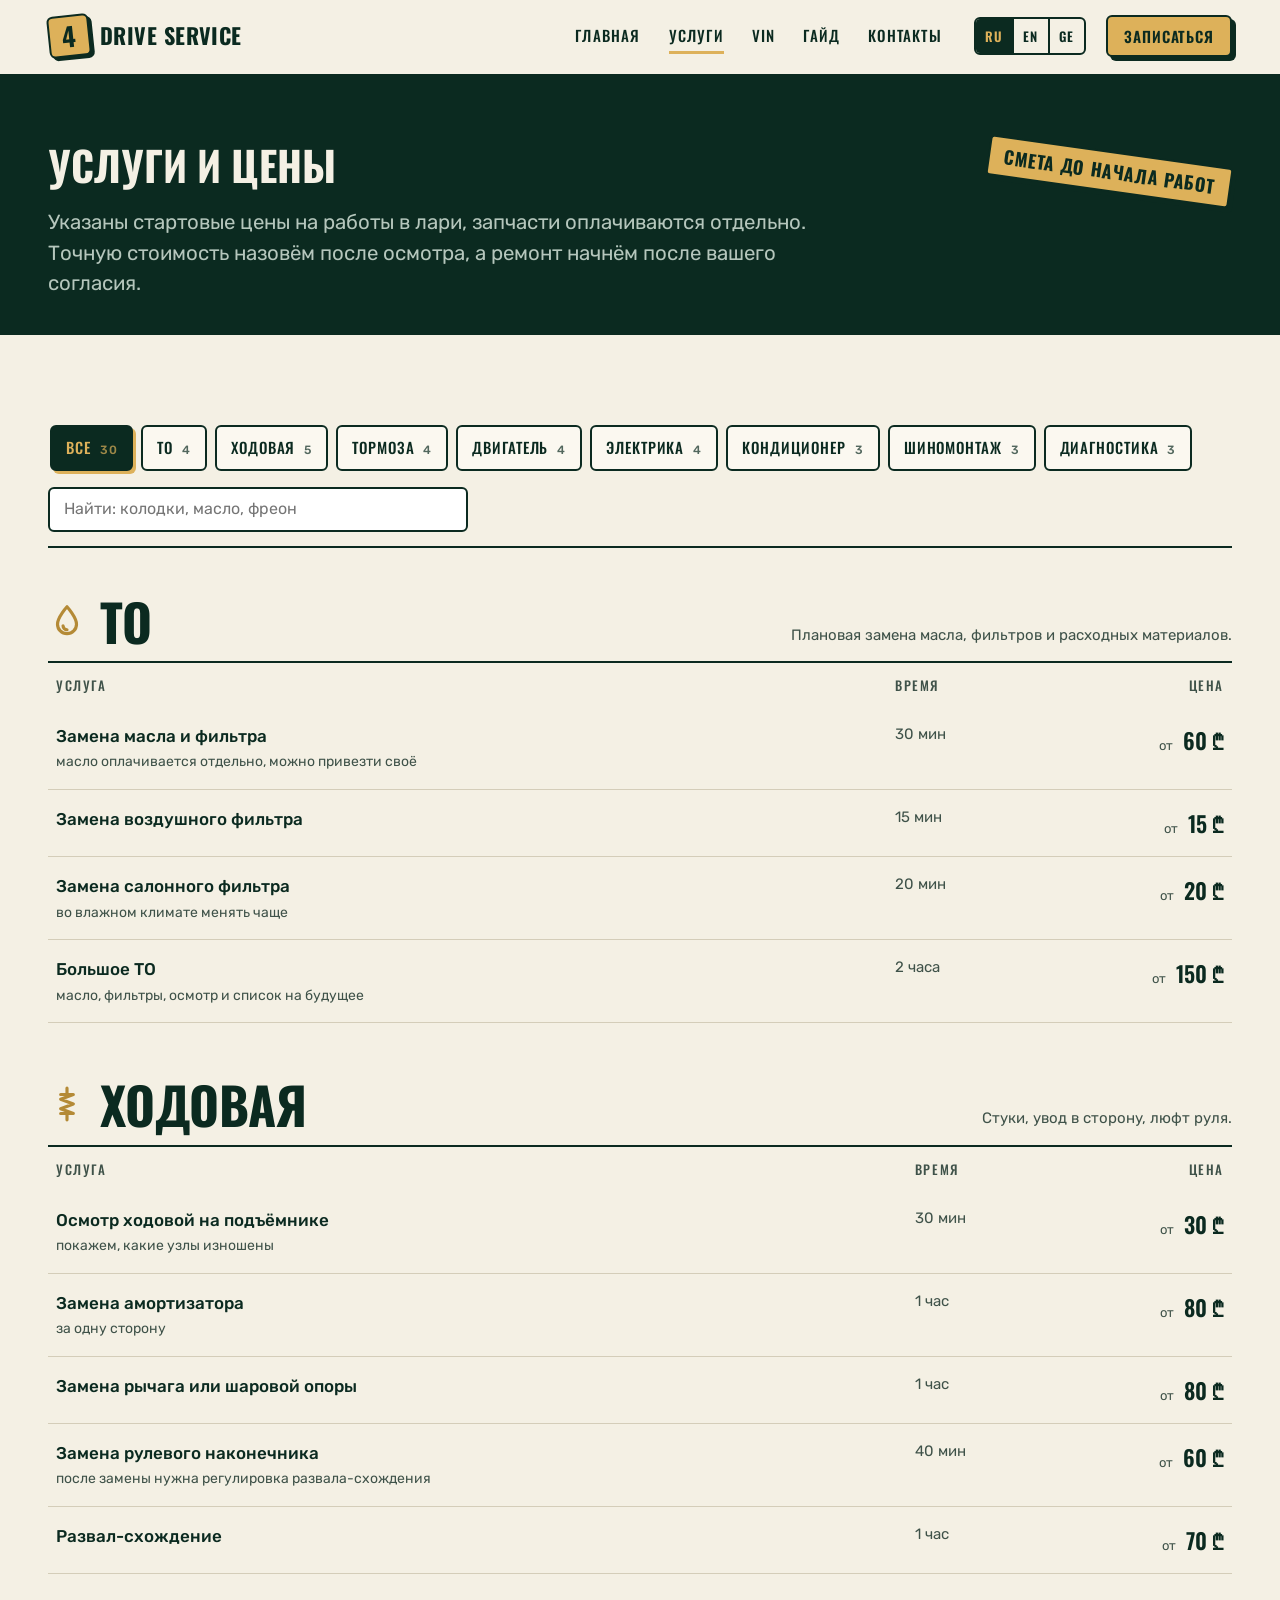
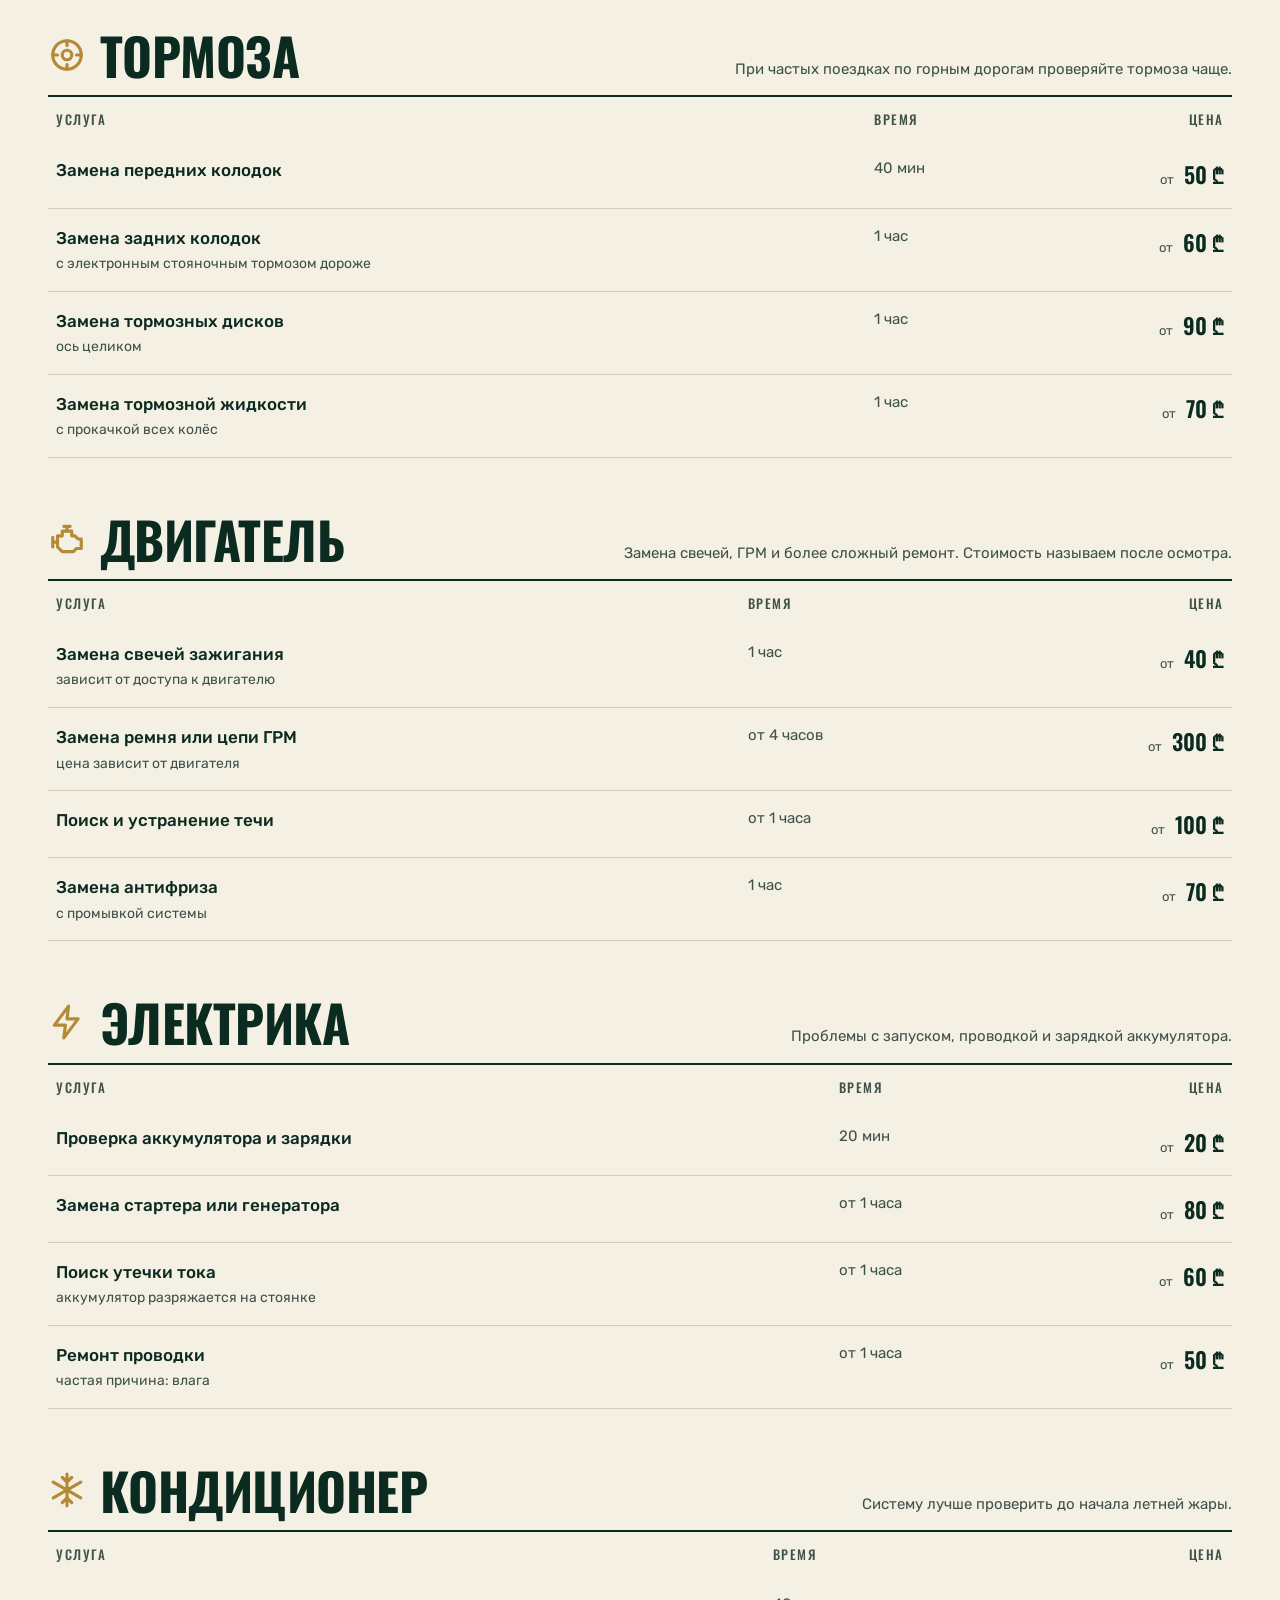
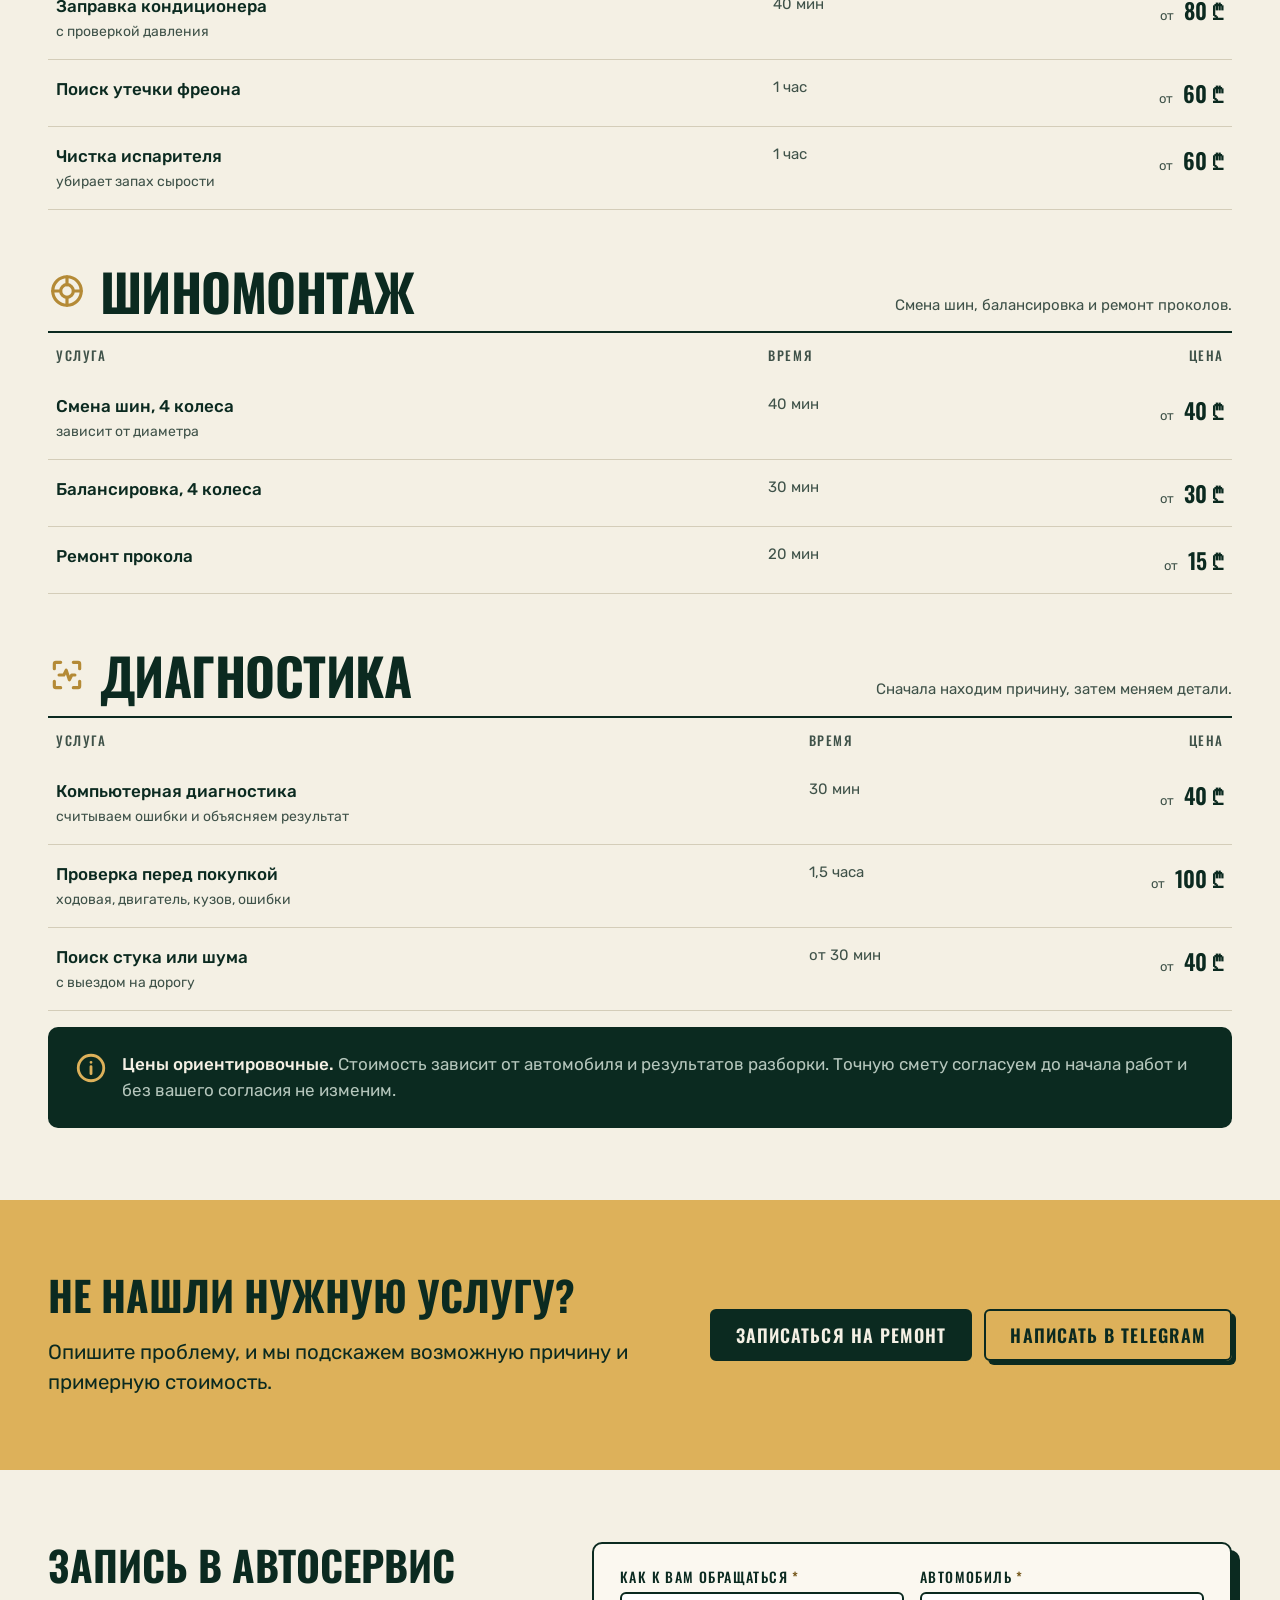
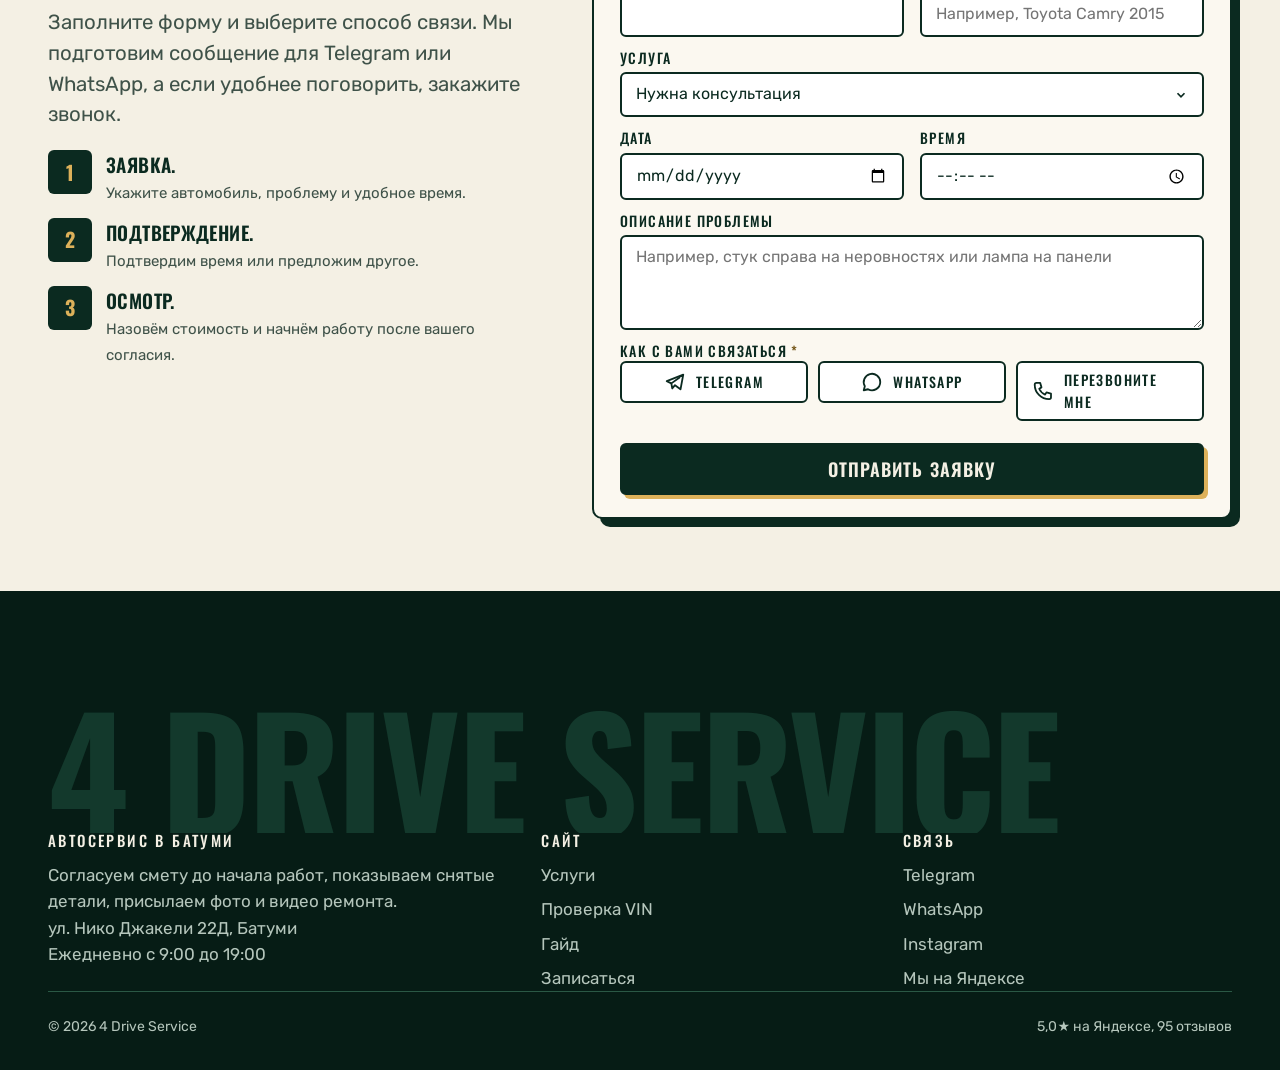
<file: services.html>
<!doctype html>
<html lang="ru">
<head>
<meta name="robots" content="noindex">
<meta charset="utf-8">
<meta name="viewport" content="width=device-width, initial-scale=1">
<title>Услуги и цены, 4 Drive Service</title>
<meta name="description" content="Прайс автосервиса в Батуми: ТО, ходовая, тормоза, двигатель, электрика, кондиционер, шиномонтаж, диагностика. Цены в лари.">
<link rel="icon" type="image/svg+xml" href="data:image/svg+xml,%3Csvg xmlns='http://www.w3.org/2000/svg' viewBox='0 0 32 32'%3E%3Crect width='32' height='32' rx='6' fill='%23DDB15A'/%3E%3Cpath fill='%230B2A20' fill-rule='evenodd' d='M18 5 7 18.5V22h11v5h4.500v-5H26v-3.500h-3.500V5zm0 7v6.500h-5.500z'/%3E%3C/svg%3E">
<meta name="theme-color" content="#0B2A20">
<script>document.documentElement.classList.add('js')</script>
<link rel="preconnect" href="https://fonts.googleapis.com">
<link rel="preconnect" href="https://fonts.gstatic.com" crossorigin>
<link href="https://fonts.googleapis.com/css2?family=Oswald:wght@400;500;600;700&family=Rubik:wght@400;500&display=swap" rel="stylesheet">
<link rel="stylesheet" href="assets/css/style.css">
</head>
<body>
<a class="skip-link" href="#main">К содержимому</a>

<!-- Набор иконок: все страницы берут их через <use href="#i-..."> -->
<svg width="0" height="0" style="position:absolute" aria-hidden="true" focusable="false">
  <defs>
    <symbol id="i-oil" viewBox="0 0 24 24" fill="none" stroke="currentColor" stroke-width="2" stroke-linecap="round" stroke-linejoin="round"><path d="M12 3s6 6.6 6 11a6 6 0 0 1-12 0c0-4.400 6-11 6-11z"/><path d="M9.500 15a2.500 2.500 0 0 0 2.500 2.500"/></symbol>
    <symbol id="i-susp" viewBox="0 0 24 24" fill="none" stroke="currentColor" stroke-width="2" stroke-linecap="round" stroke-linejoin="round"><path d="M12 2v4M12 18v4M8 6h8l-8 3 8 3-8 3 8 3H8"/></symbol>
    <symbol id="i-brake" viewBox="0 0 24 24" fill="none" stroke="currentColor" stroke-width="2" stroke-linecap="round" stroke-linejoin="round"><circle cx="12" cy="12" r="9"/><circle cx="12" cy="12" r="3"/><path d="M12 3v3M21 12h-3M12 21v-3M3 12h3"/></symbol>
    <symbol id="i-engine" viewBox="0 0 24 24" fill="none" stroke="currentColor" stroke-width="2" stroke-linecap="round" stroke-linejoin="round"><path d="M3 11v6M3 14h3M6 10h3V7h6v3h2l2 2h2v6h-3l-2 2H9l-3-3z"/><path d="M10 4h4M12 4v3"/></symbol>
    <symbol id="i-bolt" viewBox="0 0 24 24" fill="none" stroke="currentColor" stroke-width="2" stroke-linecap="round" stroke-linejoin="round"><path d="M13 2 4 14h7l-1 8 9-12h-7z"/></symbol>
    <symbol id="i-snow" viewBox="0 0 24 24" fill="none" stroke="currentColor" stroke-width="2" stroke-linecap="round" stroke-linejoin="round"><path d="M12 2v20M3.300 7l17.400 10M20.700 7 3.300 17M9 4l3 3 3-3M9 20l3-3 3 3"/></symbol>
    <symbol id="i-tire" viewBox="0 0 24 24" fill="none" stroke="currentColor" stroke-width="2" stroke-linecap="round" stroke-linejoin="round"><circle cx="12" cy="12" r="9"/><circle cx="12" cy="12" r="4"/><path d="M12 8V3M12 21v-5M8 12H3M21 12h-5"/></symbol>
    <symbol id="i-scan" viewBox="0 0 24 24" fill="none" stroke="currentColor" stroke-width="2" stroke-linecap="round" stroke-linejoin="round"><path d="M4 8V5a1 1 0 0 1 1-1h3M16 4h3a1 1 0 0 1 1 1v3M20 16v3a1 1 0 0 1-1 1h-3M8 20H5a1 1 0 0 1-1-1v-3"/><path d="M7 12h3l1.500-3 2 6 1.500-3h2"/></symbol>
    <symbol id="i-wrench" viewBox="0 0 24 24" fill="none" stroke="currentColor" stroke-width="2" stroke-linecap="round" stroke-linejoin="round"><path d="M14.700 6.300a4.500 4.500 0 0 1 5.800-1.100L17 8.700 15.300 7l3.500-3.500M14.700 6.300a4.500 4.500 0 0 0-1.100 4.700L4 20.600 6.400 23M13.600 11l6.100-1"/></symbol>
    <symbol id="i-pin" viewBox="0 0 24 24" fill="none" stroke="currentColor" stroke-width="2" stroke-linecap="round" stroke-linejoin="round"><path d="M12 22s7-7 7-12a7 7 0 1 0-14 0c0 5 7 12 7 12z"/><circle cx="12" cy="10" r="2.500"/></symbol>
    <symbol id="i-clock" viewBox="0 0 24 24" fill="none" stroke="currentColor" stroke-width="2" stroke-linecap="round" stroke-linejoin="round"><circle cx="12" cy="12" r="9"/><path d="M12 7v5l3 2"/></symbol>
    <symbol id="i-phone" viewBox="0 0 24 24" fill="none" stroke="currentColor" stroke-width="2" stroke-linecap="round" stroke-linejoin="round"><path d="M5 3h4l1.500 5-2.500 1.500a12 12 0 0 0 6.500 6.500L16 13.500l5 1.500v4a2 2 0 0 1-2 2A16 16 0 0 1 3 5a2 2 0 0 1 2-2z"/></symbol>
    <symbol id="i-send" viewBox="0 0 24 24" fill="none" stroke="currentColor" stroke-width="2" stroke-linecap="round" stroke-linejoin="round"><path d="m21 4-3 16-6-4.500L9 19l-1-5.500L3 11z"/><path d="m8 13.500 9-6.500"/></symbol>
    <symbol id="i-chat" viewBox="0 0 24 24" fill="none" stroke="currentColor" stroke-width="2" stroke-linecap="round" stroke-linejoin="round"><path d="M21 12a9 9 0 0 1-13.300 7.900L3 21l1.200-4.500A9 9 0 1 1 21 12z"/></symbol>
    <symbol id="i-insta" viewBox="0 0 24 24" fill="none" stroke="currentColor" stroke-width="2" stroke-linecap="round" stroke-linejoin="round"><rect x="3" y="3" width="18" height="18" rx="5"/><circle cx="12" cy="12" r="4"/><path d="M17.500 6.500h.01"/></symbol>
    <symbol id="i-cam" viewBox="0 0 24 24" fill="none" stroke="currentColor" stroke-width="2" stroke-linecap="round" stroke-linejoin="round"><path d="M4 7h3l2-3h6l2 3h3a1 1 0 0 1 1 1v11a1 1 0 0 1-1 1H4a1 1 0 0 1-1-1V8a1 1 0 0 1 1-1z"/><circle cx="12" cy="13" r="4"/></symbol>
    <symbol id="i-coffee" viewBox="0 0 24 24" fill="none" stroke="currentColor" stroke-width="2" stroke-linecap="round" stroke-linejoin="round"><path d="M4 9h13v6a5 5 0 0 1-5 5H9a5 5 0 0 1-5-5zM17 10h2a2.500 2.500 0 0 1 0 5h-2M8 3v3M12 3v3"/></symbol>
    <symbol id="i-wifi" viewBox="0 0 24 24" fill="none" stroke="currentColor" stroke-width="2" stroke-linecap="round" stroke-linejoin="round"><path d="M2 9a15 15 0 0 1 20 0M5.500 13a10 10 0 0 1 13 0M9 16.500a5 5 0 0 1 6 0M12 20h.01"/></symbol>
    <symbol id="i-sofa" viewBox="0 0 24 24" fill="none" stroke="currentColor" stroke-width="2" stroke-linecap="round" stroke-linejoin="round"><path d="M5 11V8a3 3 0 0 1 3-3h8a3 3 0 0 1 3 3v3"/><path d="M3 13a2 2 0 0 1 4 0v2h10v-2a2 2 0 0 1 4 0v5H3zM6 18v2M18 18v2"/></symbol>
    <symbol id="i-eye" viewBox="0 0 24 24" fill="none" stroke="currentColor" stroke-width="2" stroke-linecap="round" stroke-linejoin="round"><path d="M2 12s4-7 10-7 10 7 10 7-4 7-10 7-10-7-10-7z"/><circle cx="12" cy="12" r="3"/></symbol>
    <symbol id="i-info" viewBox="0 0 24 24" fill="none" stroke="currentColor" stroke-width="2" stroke-linecap="round" stroke-linejoin="round"><circle cx="12" cy="12" r="9"/><path d="M12 11v5M12 8h.01"/></symbol>
    <symbol id="i-check" viewBox="0 0 24 24" fill="none" stroke="currentColor" stroke-width="3" stroke-linecap="round" stroke-linejoin="round"><path d="m5 12.500 4.500 4.500L19 7.500"/></symbol>
    <symbol id="i-drop" viewBox="0 0 24 24" fill="none" stroke="currentColor" stroke-width="2" stroke-linecap="round" stroke-linejoin="round"><path d="M12 3s6 6.600 6 11a6 6 0 0 1-12 0c0-4.400 6-11 6-11z"/></symbol>
    <symbol id="i-wave" viewBox="0 0 24 24" fill="none" stroke="currentColor" stroke-width="2" stroke-linecap="round" stroke-linejoin="round"><path d="M2 9c3 0 3 2 5 2s2-2 5-2 3 2 5 2 2-2 5-2M2 15c3 0 3 2 5 2s2-2 5-2 3 2 5 2 2-2 5-2"/></symbol>
    <symbol id="i-mount" viewBox="0 0 24 24" fill="none" stroke="currentColor" stroke-width="2" stroke-linecap="round" stroke-linejoin="round"><path d="m2 20 7-13 4 7 2-3 7 9z"/></symbol>
    <symbol id="i-sun" viewBox="0 0 24 24" fill="none" stroke="currentColor" stroke-width="2" stroke-linecap="round" stroke-linejoin="round"><circle cx="12" cy="12" r="4"/><path d="M12 2v2M12 20v2M2 12h2M20 12h2M5 5l1.500 1.500M17.500 17.500 19 19M19 5l-1.500 1.500M6.500 17.500 5 19"/></symbol>
    <symbol id="i-rain" viewBox="0 0 24 24" fill="none" stroke="currentColor" stroke-width="2" stroke-linecap="round" stroke-linejoin="round"><path d="M7 15a4 4 0 0 1-.5-8A6 6 0 0 1 18 8.500a3.500 3.500 0 0 1-.5 6.500z"/><path d="m8 18-1 3M13 18l-1 3M18 18l-1 3"/></symbol>
    <symbol id="i-pinv" viewBox="0 0 24 24" fill="none" stroke="currentColor" stroke-width="2" stroke-linecap="round" stroke-linejoin="round"><rect x="3" y="4" width="18" height="16" rx="2"/><path d="M3 9h18M8 4v5M12 14h5M7 14h1"/></symbol>
    <symbol id="i-star" viewBox="0 0 24 24"><path fill="currentColor" d="m12 2.500 2.900 6.200 6.800.8-5 4.700 1.300 6.700L12 17.600 6 20.900l1.300-6.700-5-4.700 6.800-.8z"/></symbol>
  </defs>
</svg>

<div class="grain" aria-hidden="true"></div>

<header class="site-header">
  <div class="site-header__inner container">
    <a class="logo" href="index.html" aria-label="4 Drive Service, на главную">
      <span class="logo__mark">4</span>
      <span class="logo__text">Drive Service</span>
    </a>
    <nav class="main-nav" aria-label="Основное меню">
      <ul>
        <li><a href="index.html" data-nav data-i18n="nav.home">Главная</a></li>
        <li><a href="services.html" data-nav data-i18n="nav.services">Услуги</a></li>
        <li><a href="vin.html" data-nav data-i18n="nav.vin">VIN</a></li>
        <li><a href="guide.html" data-nav data-i18n="nav.guide">Гайд</a></li>
        <li><a href="index.html#contacts" data-nav data-i18n="nav.contacts">Контакты</a></li>
      </ul>
    </nav>
    <div class="lang-switch" role="group" aria-label="Язык сайта">
      <button type="button" data-lang="ru" aria-pressed="true">RU</button>
      <button type="button" data-lang="en" aria-pressed="false">EN</button>
      <button type="button" data-lang="ge" aria-pressed="false">GE</button>
    </div>
    <a class="btn btn--sm header-cta" href="#booking" data-i18n="btn.book">Записаться</a>
    <button class="burger" type="button" aria-controls="mobile-menu" aria-expanded="false" aria-label="Открыть меню"><span></span></button>
  </div>
</header>

<div id="mobile-menu" class="mobile-menu" inert aria-hidden="true">
  <ul>
    <li><a class="mobile-menu__link" href="index.html" data-nav><small>01</small><span data-i18n="nav.home">Главная</span></a></li>
    <li><a class="mobile-menu__link" href="services.html" data-nav><small>02</small><span data-i18n="nav.services">Услуги</span></a></li>
    <li><a class="mobile-menu__link" href="vin.html" data-nav><small>03</small><span data-i18n="nav.vin">VIN</span></a></li>
    <li><a class="mobile-menu__link" href="guide.html" data-nav><small>04</small><span data-i18n="nav.guide">Гайд</span></a></li>
    <li><a class="mobile-menu__link" href="index.html#contacts" data-nav><small>05</small><span data-i18n="nav.contacts">Контакты</span></a></li>
  </ul>
  <div class="lang-switch" role="group" aria-label="Язык сайта">
    <button type="button" data-lang="ru" aria-pressed="true">RU</button>
    <button type="button" data-lang="en" aria-pressed="false">EN</button>
    <button type="button" data-lang="ge" aria-pressed="false">GE</button>
  </div>
  <div class="mobile-menu__channels">
    <a class="btn" href="#booking" data-i18n="btn.book">Записаться</a>
    <a class="btn" href="#" data-link="telegram" data-i18n="btn.telegram">Telegram</a>
    <a class="btn" href="#" data-link="whatsapp" data-i18n="btn.whatsapp">WhatsApp</a>
  </div>
</div>

<main id="main">
<section class="page-hero page-hero--dark">
  <div class="container">
    <h1 class="h-xl">Услуги и цены</h1>
    <p class="lead">Указаны стартовые цены на работы в лари, запчасти оплачиваются отдельно. Точную стоимость назовём после осмотра, а ремонт начнём после вашего согласия.</p>
    <span class="sticker page-hero__sticker">смета до начала работ</span>
  </div>
</section>

<section class="section" data-price>
  <div class="container">
    <div class="price-toolbar">
      <div class="filters" role="group" aria-label="Категории услуг">
        <button class="filter-btn" type="button" data-filter="all" aria-pressed="true">Все <span class="count">30</span></button>
        <button class="filter-btn" type="button" data-filter="to" aria-pressed="false">ТО <span class="count">4</span></button>
        <button class="filter-btn" type="button" data-filter="suspension" aria-pressed="false">Ходовая <span class="count">5</span></button>
        <button class="filter-btn" type="button" data-filter="brakes" aria-pressed="false">Тормоза <span class="count">4</span></button>
        <button class="filter-btn" type="button" data-filter="engine" aria-pressed="false">Двигатель <span class="count">4</span></button>
        <button class="filter-btn" type="button" data-filter="electric" aria-pressed="false">Электрика <span class="count">4</span></button>
        <button class="filter-btn" type="button" data-filter="ac" aria-pressed="false">Кондиционер <span class="count">3</span></button>
        <button class="filter-btn" type="button" data-filter="tires" aria-pressed="false">Шиномонтаж <span class="count">3</span></button>
        <button class="filter-btn" type="button" data-filter="diag" aria-pressed="false">Диагностика <span class="count">3</span></button>
      </div>
      <div class="price-search">
        <label class="visually-hidden" for="price-search">Найти услугу</label>
        <input class="input" id="price-search" type="search" data-price-search placeholder="Найти: колодки, масло, фреон">
      </div>
    </div>

    <section class="price-cat" data-cat="to" id="to">
      <div class="price-cat__head">
        <h2><svg aria-hidden="true"><use href="#i-oil"/></svg>ТО</h2>
        <p>Плановая замена масла, фильтров и расходных материалов.</p>
      </div>
      <table class="price-table">
        <thead><tr><th scope="col">Услуга</th><th scope="col">Время</th><th scope="col">Цена</th></tr></thead>
        <tbody>
          <tr><td><span class="svc-name">Замена масла и фильтра</span><span class="svc-note">масло оплачивается отдельно, можно привезти своё</span></td><td class="svc-time">30 мин</td><td class="svc-price"><small>от</small> 60 ₾</td></tr>
          <tr><td><span class="svc-name">Замена воздушного фильтра</span></td><td class="svc-time">15 мин</td><td class="svc-price"><small>от</small> 15 ₾</td></tr>
          <tr><td><span class="svc-name">Замена салонного фильтра</span><span class="svc-note">во влажном климате менять чаще</span></td><td class="svc-time">20 мин</td><td class="svc-price"><small>от</small> 20 ₾</td></tr>
          <tr><td><span class="svc-name">Большое ТО</span><span class="svc-note">масло, фильтры, осмотр и список на будущее</span></td><td class="svc-time">2 часа</td><td class="svc-price"><small>от</small> 150 ₾</td></tr>
        </tbody>
      </table>
    </section>

    <section class="price-cat" data-cat="suspension" id="suspension">
      <div class="price-cat__head">
        <h2><svg aria-hidden="true"><use href="#i-susp"/></svg>Ходовая</h2>
        <p>Стуки, увод в сторону, люфт руля.</p>
      </div>
      <table class="price-table">
        <thead><tr><th scope="col">Услуга</th><th scope="col">Время</th><th scope="col">Цена</th></tr></thead>
        <tbody>
          <tr><td><span class="svc-name">Осмотр ходовой на подъёмнике</span><span class="svc-note">покажем, какие узлы изношены</span></td><td class="svc-time">30 мин</td><td class="svc-price"><small>от</small> 30 ₾</td></tr>
          <tr><td><span class="svc-name">Замена амортизатора</span><span class="svc-note">за одну сторону</span></td><td class="svc-time">1 час</td><td class="svc-price"><small>от</small> 80 ₾</td></tr>
          <tr><td><span class="svc-name">Замена рычага или шаровой опоры</span></td><td class="svc-time">1 час</td><td class="svc-price"><small>от</small> 80 ₾</td></tr>
          <tr><td><span class="svc-name">Замена рулевого наконечника</span><span class="svc-note">после замены нужна регулировка развала-схождения</span></td><td class="svc-time">40 мин</td><td class="svc-price"><small>от</small> 60 ₾</td></tr>
          <tr><td><span class="svc-name">Развал-схождение</span></td><td class="svc-time">1 час</td><td class="svc-price"><small>от</small> 70 ₾</td></tr>
        </tbody>
      </table>
    </section>

    <section class="price-cat" data-cat="brakes" id="brakes">
      <div class="price-cat__head">
        <h2><svg aria-hidden="true"><use href="#i-brake"/></svg>Тормоза</h2>
        <p>При частых поездках по горным дорогам проверяйте тормоза чаще.</p>
      </div>
      <table class="price-table">
        <thead><tr><th scope="col">Услуга</th><th scope="col">Время</th><th scope="col">Цена</th></tr></thead>
        <tbody>
          <tr><td><span class="svc-name">Замена передних колодок</span></td><td class="svc-time">40 мин</td><td class="svc-price"><small>от</small> 50 ₾</td></tr>
          <tr><td><span class="svc-name">Замена задних колодок</span><span class="svc-note">с электронным стояночным тормозом дороже</span></td><td class="svc-time">1 час</td><td class="svc-price"><small>от</small> 60 ₾</td></tr>
          <tr><td><span class="svc-name">Замена тормозных дисков</span><span class="svc-note">ось целиком</span></td><td class="svc-time">1 час</td><td class="svc-price"><small>от</small> 90 ₾</td></tr>
          <tr><td><span class="svc-name">Замена тормозной жидкости</span><span class="svc-note">с прокачкой всех колёс</span></td><td class="svc-time">1 час</td><td class="svc-price"><small>от</small> 70 ₾</td></tr>
        </tbody>
      </table>
    </section>

    <section class="price-cat" data-cat="engine" id="engine">
      <div class="price-cat__head">
        <h2><svg aria-hidden="true"><use href="#i-engine"/></svg>Двигатель</h2>
        <p>Замена свечей, ГРМ и более сложный ремонт. Стоимость называем после осмотра.</p>
      </div>
      <table class="price-table">
        <thead><tr><th scope="col">Услуга</th><th scope="col">Время</th><th scope="col">Цена</th></tr></thead>
        <tbody>
          <tr><td><span class="svc-name">Замена свечей зажигания</span><span class="svc-note">зависит от доступа к двигателю</span></td><td class="svc-time">1 час</td><td class="svc-price"><small>от</small> 40 ₾</td></tr>
          <tr><td><span class="svc-name">Замена ремня или цепи ГРМ</span><span class="svc-note">цена зависит от двигателя</span></td><td class="svc-time">от 4 часов</td><td class="svc-price"><small>от</small> 300 ₾</td></tr>
          <tr><td><span class="svc-name">Поиск и устранение течи</span></td><td class="svc-time">от 1 часа</td><td class="svc-price"><small>от</small> 100 ₾</td></tr>
          <tr><td><span class="svc-name">Замена антифриза</span><span class="svc-note">с промывкой системы</span></td><td class="svc-time">1 час</td><td class="svc-price"><small>от</small> 70 ₾</td></tr>
        </tbody>
      </table>
    </section>

    <section class="price-cat" data-cat="electric" id="electric">
      <div class="price-cat__head">
        <h2><svg aria-hidden="true"><use href="#i-bolt"/></svg>Электрика</h2>
        <p>Проблемы с запуском, проводкой и зарядкой аккумулятора.</p>
      </div>
      <table class="price-table">
        <thead><tr><th scope="col">Услуга</th><th scope="col">Время</th><th scope="col">Цена</th></tr></thead>
        <tbody>
          <tr><td><span class="svc-name">Проверка аккумулятора и зарядки</span></td><td class="svc-time">20 мин</td><td class="svc-price"><small>от</small> 20 ₾</td></tr>
          <tr><td><span class="svc-name">Замена стартера или генератора</span></td><td class="svc-time">от 1 часа</td><td class="svc-price"><small>от</small> 80 ₾</td></tr>
          <tr><td><span class="svc-name">Поиск утечки тока</span><span class="svc-note">аккумулятор разряжается на стоянке</span></td><td class="svc-time">от 1 часа</td><td class="svc-price"><small>от</small> 60 ₾</td></tr>
          <tr><td><span class="svc-name">Ремонт проводки</span><span class="svc-note">частая причина: влага</span></td><td class="svc-time">от 1 часа</td><td class="svc-price"><small>от</small> 50 ₾</td></tr>
        </tbody>
      </table>
    </section>

    <section class="price-cat" data-cat="ac" id="ac">
      <div class="price-cat__head">
        <h2><svg aria-hidden="true"><use href="#i-snow"/></svg>Кондиционер</h2>
        <p>Систему лучше проверить до начала летней жары.</p>
      </div>
      <table class="price-table">
        <thead><tr><th scope="col">Услуга</th><th scope="col">Время</th><th scope="col">Цена</th></tr></thead>
        <tbody>
          <tr><td><span class="svc-name">Заправка кондиционера</span><span class="svc-note">с проверкой давления</span></td><td class="svc-time">40 мин</td><td class="svc-price"><small>от</small> 80 ₾</td></tr>
          <tr><td><span class="svc-name">Поиск утечки фреона</span></td><td class="svc-time">1 час</td><td class="svc-price"><small>от</small> 60 ₾</td></tr>
          <tr><td><span class="svc-name">Чистка испарителя</span><span class="svc-note">убирает запах сырости</span></td><td class="svc-time">1 час</td><td class="svc-price"><small>от</small> 60 ₾</td></tr>
        </tbody>
      </table>
    </section>

    <section class="price-cat" data-cat="tires" id="tires">
      <div class="price-cat__head">
        <h2><svg aria-hidden="true"><use href="#i-tire"/></svg>Шиномонтаж</h2>
        <p>Смена шин, балансировка и ремонт проколов.</p>
      </div>
      <table class="price-table">
        <thead><tr><th scope="col">Услуга</th><th scope="col">Время</th><th scope="col">Цена</th></tr></thead>
        <tbody>
          <tr><td><span class="svc-name">Смена шин, 4 колеса</span><span class="svc-note">зависит от диаметра</span></td><td class="svc-time">40 мин</td><td class="svc-price"><small>от</small> 40 ₾</td></tr>
          <tr><td><span class="svc-name">Балансировка, 4 колеса</span></td><td class="svc-time">30 мин</td><td class="svc-price"><small>от</small> 30 ₾</td></tr>
          <tr><td><span class="svc-name">Ремонт прокола</span></td><td class="svc-time">20 мин</td><td class="svc-price"><small>от</small> 15 ₾</td></tr>
        </tbody>
      </table>
    </section>

    <section class="price-cat" data-cat="diag" id="diag">
      <div class="price-cat__head">
        <h2><svg aria-hidden="true"><use href="#i-scan"/></svg>Диагностика</h2>
        <p>Сначала находим причину, затем меняем детали.</p>
      </div>
      <table class="price-table">
        <thead><tr><th scope="col">Услуга</th><th scope="col">Время</th><th scope="col">Цена</th></tr></thead>
        <tbody>
          <tr><td><span class="svc-name">Компьютерная диагностика</span><span class="svc-note">считываем ошибки и объясняем результат</span></td><td class="svc-time">30 мин</td><td class="svc-price"><small>от</small> 40 ₾</td></tr>
          <tr><td><span class="svc-name">Проверка перед покупкой</span><span class="svc-note">ходовая, двигатель, кузов, ошибки</span></td><td class="svc-time">1,5 часа</td><td class="svc-price"><small>от</small> 100 ₾</td></tr>
          <tr><td><span class="svc-name">Поиск стука или шума</span><span class="svc-note">с выездом на дорогу</span></td><td class="svc-time">от 30 мин</td><td class="svc-price"><small>от</small> 40 ₾</td></tr>
        </tbody>
      </table>
    </section>

    <div class="price-empty" hidden>
      <p>Такой услуги нет в списке. Напишите нам, и мы уточним, сможем ли помочь.</p>
      <button class="btn btn--ghost" type="button" data-price-reset>Показать всё</button>
    </div>

    <div class="price-note">
      <svg aria-hidden="true"><use href="#i-info"/></svg>
      <p><strong>Цены ориентировочные.</strong> Стоимость зависит от автомобиля и результатов разборки. Точную смету согласуем до начала работ и без вашего согласия не изменим.</p>
    </div>
  </div>
</section>

<section class="section section--amber">
  <div class="container">
    <div class="cta-band">
      <div>
        <h2 class="h-lg">Не нашли нужную услугу?</h2>
        <p class="lead">Опишите проблему, и мы подскажем возможную причину и примерную стоимость.</p>
      </div>
      <div class="cta-band__actions">
        <a class="btn btn--dark" href="#booking" data-i18n="btn.book.long">Записаться на ремонт</a>
        <a class="btn btn--ghost" href="#" data-link="telegram" data-i18n="btn.telegram">Написать в Telegram</a>
      </div>
    </div>
  </div>
</section>
<!-- ЗАПИСЬ -->
<section class="section" id="booking">
  <div class="container">
    <div class="booking">
      <div class="reveal">
        <h2 class="h-xl">Запись в автосервис</h2>
        <p class="lead">Заполните форму и выберите способ связи. Мы подготовим сообщение для Telegram или WhatsApp, а если удобнее поговорить, закажите звонок.</p>
        <ol class="booking__steps">
          <li><div><strong>Заявка.</strong> <span>Укажите автомобиль, проблему и удобное время.</span></div></li>
          <li><div><strong>Подтверждение.</strong> <span>Подтвердим время или предложим другое.</span></div></li>
          <li><div><strong>Осмотр.</strong> <span>Назовём стоимость и начнём работу после вашего согласия.</span></div></li>
        </ol>
      </div>
      <div class="form-card reveal" style="--d:.1s">
        <form id="booking-form" class="form-grid" novalidate>
          <div class="field-trap" aria-hidden="true"><label>Сайт <input name="website" type="text" tabindex="-1" autocomplete="off"></label></div>
          <div class="field" data-field="name">
            <label for="f-name">Как к вам обращаться <span class="req">*</span></label>
            <input class="input" id="f-name" name="name" type="text" autocomplete="name" required>
            <p class="field-error"></p>
          </div>
          <div class="field" data-field="car">
            <label for="f-car">Автомобиль <span class="req">*</span></label>
            <input class="input" id="f-car" name="car" type="text" placeholder="Например, Toyota Camry 2015" required>
            <p class="hint" data-car-note hidden>Данные из проверки VIN. Их можно изменить.</p>
            <p class="field-error"></p>
          </div>
          <div class="field span-2">
            <label for="f-service">Услуга</label>
            <select class="select" id="f-service" name="service">
              <option value="">Нужна консультация</option>
              <option>Плановое ТО</option>
              <option>Ходовая</option>
              <option>Тормоза</option>
              <option>Двигатель</option>
              <option>Электрика</option>
              <option>Кондиционер</option>
              <option>Шиномонтаж</option>
              <option>Диагностика</option>
            </select>
          </div>
          <div class="field">
            <label for="f-date">Дата</label>
            <input class="input" id="f-date" name="date" type="date">
          </div>
          <div class="field">
            <label for="f-time">Время</label>
            <input class="input" id="f-time" name="time" type="time">
          </div>
          <div class="field span-2">
            <label for="f-comment">Описание проблемы</label>
            <textarea class="textarea" id="f-comment" name="comment" rows="3" placeholder="Например, стук справа на неровностях или лампа на панели"></textarea>
          </div>
          <fieldset class="channel-pick field span-2" data-field="channel">
            <legend>Как с вами связаться <span class="req">*</span></legend>
            <div class="channel-pick__opts">
              <label class="channel-opt"><input type="radio" name="channel" value="telegram"><span><svg aria-hidden="true"><use href="#i-send"/></svg>Telegram</span></label>
              <label class="channel-opt"><input type="radio" name="channel" value="whatsapp"><span><svg aria-hidden="true"><use href="#i-chat"/></svg>WhatsApp</span></label>
              <label class="channel-opt"><input type="radio" name="channel" value="call"><span><svg aria-hidden="true"><use href="#i-phone"/></svg>Перезвоните мне</span></label>
            </div>
            <p class="field-error"></p>
          </fieldset>
          <div class="field span-2" data-field="phone" hidden>
            <label for="f-phone">Ваш телефон <span class="req">*</span></label>
            <input class="input" id="f-phone" name="phone" type="tel" autocomplete="tel" placeholder="+995 5XX XXX XXX" required>
            <p class="field-error"></p>
          </div>
          <div class="form-foot span-2">
            <button class="btn btn--dark" type="submit"><span data-submit-label data-i18n="form.send">Отправить заявку</span></button>
            <p class="form-status" role="status" aria-live="polite"></p>
          </div>
        </form>
      </div>
    </div>
  </div>
</section>
</main>

<footer class="site-footer">
  <div class="container">
    <p class="footer-big" aria-hidden="true">4 Drive Service</p>
    <div class="footer-grid">
      <div>
        <h2>Автосервис в Батуми</h2>
        <p>Согласуем смету до начала работ, показываем снятые детали, присылаем фото и видео ремонта.</p>
        <p><span data-config="address">ул. Нико Джакели 22Д, Батуми</span></p>
        <p><span data-config="hours">Часы работы уточняются</span></p>
      </div>
      <div>
        <h2>Сайт</h2>
        <ul>
          <li><a href="services.html" data-i18n="nav.services">Услуги</a></li>
          <li><a href="vin.html">Проверка VIN</a></li>
          <li><a href="guide.html" data-i18n="nav.guide">Гайд</a></li>
          <li><a href="#booking" data-i18n="btn.book">Записаться</a></li>
        </ul>
      </div>
      <div>
        <h2>Связь</h2>
        <ul>
          <li><a href="#" data-link="telegram">Telegram</a></li>
          <li><a href="#" data-link="whatsapp">WhatsApp</a></li>
          <li><a href="#" data-link="instagram">Instagram</a></li>
          <li><a href="https://yandex.ru/navi/org/143645771537" data-link="yandex" target="_blank" rel="noopener">Мы на Яндексе</a></li>
        </ul>
      </div>
    </div>
    <div class="footer-bottom">
      <span>© <span data-year>2026</span> 4 Drive Service</span>
      <span>5,0★ на Яндексе, 95 отзывов</span>
    </div>
  </div>
</footer>

<script src="assets/js/main.js"></script>
</body>
</html>
</file>
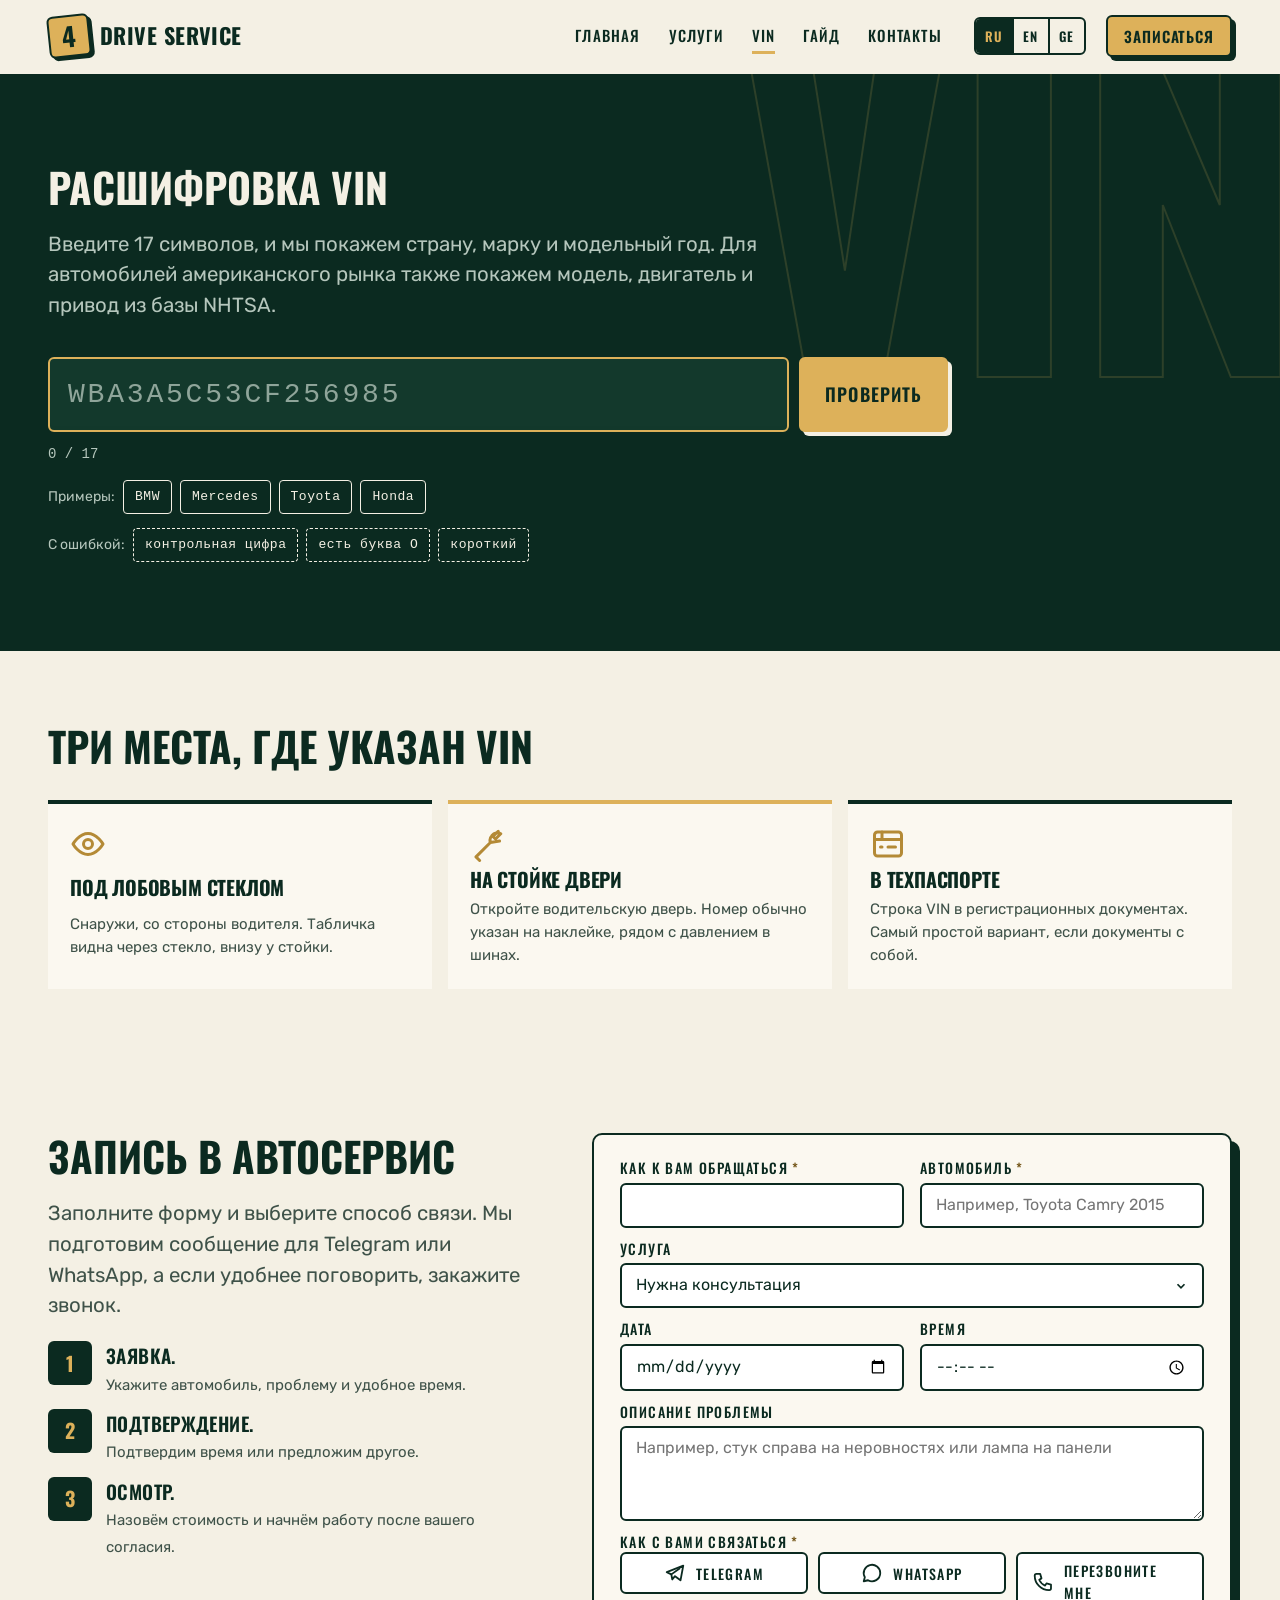
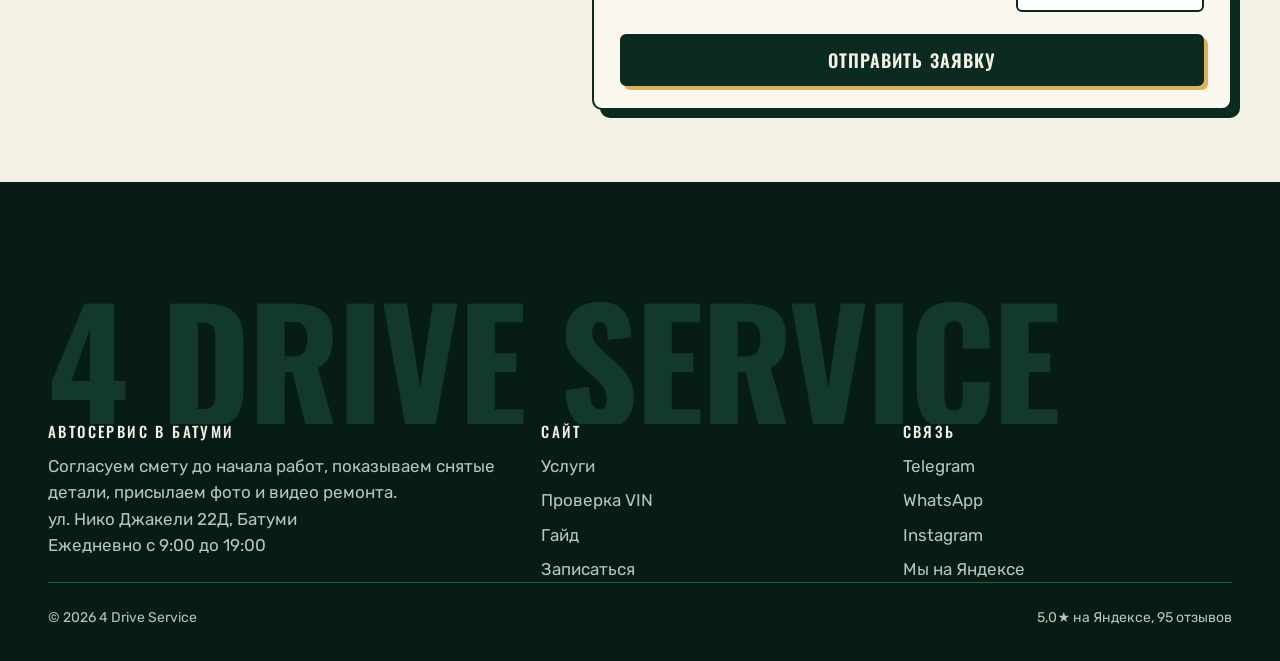
<file: vin.html>
<!doctype html>
<html lang="ru">
<head>
<meta name="robots" content="noindex">
<meta charset="utf-8">
<meta name="viewport" content="width=device-width, initial-scale=1">
<title>Проверка VIN, 4 Drive Service</title>
<meta name="description" content="Бесплатная расшифровка VIN: страна, марка, модельный год, а для американских автомобилей ещё и данные NHTSA.">
<link rel="icon" type="image/svg+xml" href="data:image/svg+xml,%3Csvg xmlns='http://www.w3.org/2000/svg' viewBox='0 0 32 32'%3E%3Crect width='32' height='32' rx='6' fill='%23DDB15A'/%3E%3Cpath fill='%230B2A20' fill-rule='evenodd' d='M18 5 7 18.5V22h11v5h4.500v-5H26v-3.500h-3.500V5zm0 7v6.500h-5.500z'/%3E%3C/svg%3E">
<meta name="theme-color" content="#0B2A20">
<script>document.documentElement.classList.add('js')</script>
<link rel="preconnect" href="https://fonts.googleapis.com">
<link rel="preconnect" href="https://fonts.gstatic.com" crossorigin>
<link href="https://fonts.googleapis.com/css2?family=Oswald:wght@400;500;600;700&family=Rubik:wght@400;500&display=swap" rel="stylesheet">
<link rel="stylesheet" href="assets/css/style.css">
</head>
<body>
<a class="skip-link" href="#main">К содержимому</a>

<!-- Набор иконок: все страницы берут их через <use href="#i-..."> -->
<svg width="0" height="0" style="position:absolute" aria-hidden="true" focusable="false">
  <defs>
    <symbol id="i-oil" viewBox="0 0 24 24" fill="none" stroke="currentColor" stroke-width="2" stroke-linecap="round" stroke-linejoin="round"><path d="M12 3s6 6.6 6 11a6 6 0 0 1-12 0c0-4.400 6-11 6-11z"/><path d="M9.500 15a2.500 2.500 0 0 0 2.500 2.500"/></symbol>
    <symbol id="i-susp" viewBox="0 0 24 24" fill="none" stroke="currentColor" stroke-width="2" stroke-linecap="round" stroke-linejoin="round"><path d="M12 2v4M12 18v4M8 6h8l-8 3 8 3-8 3 8 3H8"/></symbol>
    <symbol id="i-brake" viewBox="0 0 24 24" fill="none" stroke="currentColor" stroke-width="2" stroke-linecap="round" stroke-linejoin="round"><circle cx="12" cy="12" r="9"/><circle cx="12" cy="12" r="3"/><path d="M12 3v3M21 12h-3M12 21v-3M3 12h3"/></symbol>
    <symbol id="i-engine" viewBox="0 0 24 24" fill="none" stroke="currentColor" stroke-width="2" stroke-linecap="round" stroke-linejoin="round"><path d="M3 11v6M3 14h3M6 10h3V7h6v3h2l2 2h2v6h-3l-2 2H9l-3-3z"/><path d="M10 4h4M12 4v3"/></symbol>
    <symbol id="i-bolt" viewBox="0 0 24 24" fill="none" stroke="currentColor" stroke-width="2" stroke-linecap="round" stroke-linejoin="round"><path d="M13 2 4 14h7l-1 8 9-12h-7z"/></symbol>
    <symbol id="i-snow" viewBox="0 0 24 24" fill="none" stroke="currentColor" stroke-width="2" stroke-linecap="round" stroke-linejoin="round"><path d="M12 2v20M3.300 7l17.400 10M20.700 7 3.300 17M9 4l3 3 3-3M9 20l3-3 3 3"/></symbol>
    <symbol id="i-tire" viewBox="0 0 24 24" fill="none" stroke="currentColor" stroke-width="2" stroke-linecap="round" stroke-linejoin="round"><circle cx="12" cy="12" r="9"/><circle cx="12" cy="12" r="4"/><path d="M12 8V3M12 21v-5M8 12H3M21 12h-5"/></symbol>
    <symbol id="i-scan" viewBox="0 0 24 24" fill="none" stroke="currentColor" stroke-width="2" stroke-linecap="round" stroke-linejoin="round"><path d="M4 8V5a1 1 0 0 1 1-1h3M16 4h3a1 1 0 0 1 1 1v3M20 16v3a1 1 0 0 1-1 1h-3M8 20H5a1 1 0 0 1-1-1v-3"/><path d="M7 12h3l1.500-3 2 6 1.500-3h2"/></symbol>
    <symbol id="i-wrench" viewBox="0 0 24 24" fill="none" stroke="currentColor" stroke-width="2" stroke-linecap="round" stroke-linejoin="round"><path d="M14.700 6.300a4.500 4.500 0 0 1 5.800-1.100L17 8.700 15.300 7l3.500-3.500M14.700 6.300a4.500 4.500 0 0 0-1.100 4.700L4 20.600 6.400 23M13.600 11l6.100-1"/></symbol>
    <symbol id="i-pin" viewBox="0 0 24 24" fill="none" stroke="currentColor" stroke-width="2" stroke-linecap="round" stroke-linejoin="round"><path d="M12 22s7-7 7-12a7 7 0 1 0-14 0c0 5 7 12 7 12z"/><circle cx="12" cy="10" r="2.500"/></symbol>
    <symbol id="i-clock" viewBox="0 0 24 24" fill="none" stroke="currentColor" stroke-width="2" stroke-linecap="round" stroke-linejoin="round"><circle cx="12" cy="12" r="9"/><path d="M12 7v5l3 2"/></symbol>
    <symbol id="i-phone" viewBox="0 0 24 24" fill="none" stroke="currentColor" stroke-width="2" stroke-linecap="round" stroke-linejoin="round"><path d="M5 3h4l1.500 5-2.500 1.500a12 12 0 0 0 6.500 6.500L16 13.500l5 1.500v4a2 2 0 0 1-2 2A16 16 0 0 1 3 5a2 2 0 0 1 2-2z"/></symbol>
    <symbol id="i-send" viewBox="0 0 24 24" fill="none" stroke="currentColor" stroke-width="2" stroke-linecap="round" stroke-linejoin="round"><path d="m21 4-3 16-6-4.500L9 19l-1-5.500L3 11z"/><path d="m8 13.500 9-6.500"/></symbol>
    <symbol id="i-chat" viewBox="0 0 24 24" fill="none" stroke="currentColor" stroke-width="2" stroke-linecap="round" stroke-linejoin="round"><path d="M21 12a9 9 0 0 1-13.300 7.900L3 21l1.200-4.500A9 9 0 1 1 21 12z"/></symbol>
    <symbol id="i-insta" viewBox="0 0 24 24" fill="none" stroke="currentColor" stroke-width="2" stroke-linecap="round" stroke-linejoin="round"><rect x="3" y="3" width="18" height="18" rx="5"/><circle cx="12" cy="12" r="4"/><path d="M17.500 6.500h.01"/></symbol>
    <symbol id="i-cam" viewBox="0 0 24 24" fill="none" stroke="currentColor" stroke-width="2" stroke-linecap="round" stroke-linejoin="round"><path d="M4 7h3l2-3h6l2 3h3a1 1 0 0 1 1 1v11a1 1 0 0 1-1 1H4a1 1 0 0 1-1-1V8a1 1 0 0 1 1-1z"/><circle cx="12" cy="13" r="4"/></symbol>
    <symbol id="i-coffee" viewBox="0 0 24 24" fill="none" stroke="currentColor" stroke-width="2" stroke-linecap="round" stroke-linejoin="round"><path d="M4 9h13v6a5 5 0 0 1-5 5H9a5 5 0 0 1-5-5zM17 10h2a2.500 2.500 0 0 1 0 5h-2M8 3v3M12 3v3"/></symbol>
    <symbol id="i-wifi" viewBox="0 0 24 24" fill="none" stroke="currentColor" stroke-width="2" stroke-linecap="round" stroke-linejoin="round"><path d="M2 9a15 15 0 0 1 20 0M5.500 13a10 10 0 0 1 13 0M9 16.500a5 5 0 0 1 6 0M12 20h.01"/></symbol>
    <symbol id="i-sofa" viewBox="0 0 24 24" fill="none" stroke="currentColor" stroke-width="2" stroke-linecap="round" stroke-linejoin="round"><path d="M5 11V8a3 3 0 0 1 3-3h8a3 3 0 0 1 3 3v3"/><path d="M3 13a2 2 0 0 1 4 0v2h10v-2a2 2 0 0 1 4 0v5H3zM6 18v2M18 18v2"/></symbol>
    <symbol id="i-eye" viewBox="0 0 24 24" fill="none" stroke="currentColor" stroke-width="2" stroke-linecap="round" stroke-linejoin="round"><path d="M2 12s4-7 10-7 10 7 10 7-4 7-10 7-10-7-10-7z"/><circle cx="12" cy="12" r="3"/></symbol>
    <symbol id="i-info" viewBox="0 0 24 24" fill="none" stroke="currentColor" stroke-width="2" stroke-linecap="round" stroke-linejoin="round"><circle cx="12" cy="12" r="9"/><path d="M12 11v5M12 8h.01"/></symbol>
    <symbol id="i-check" viewBox="0 0 24 24" fill="none" stroke="currentColor" stroke-width="3" stroke-linecap="round" stroke-linejoin="round"><path d="m5 12.500 4.500 4.500L19 7.500"/></symbol>
    <symbol id="i-drop" viewBox="0 0 24 24" fill="none" stroke="currentColor" stroke-width="2" stroke-linecap="round" stroke-linejoin="round"><path d="M12 3s6 6.600 6 11a6 6 0 0 1-12 0c0-4.400 6-11 6-11z"/></symbol>
    <symbol id="i-wave" viewBox="0 0 24 24" fill="none" stroke="currentColor" stroke-width="2" stroke-linecap="round" stroke-linejoin="round"><path d="M2 9c3 0 3 2 5 2s2-2 5-2 3 2 5 2 2-2 5-2M2 15c3 0 3 2 5 2s2-2 5-2 3 2 5 2 2-2 5-2"/></symbol>
    <symbol id="i-mount" viewBox="0 0 24 24" fill="none" stroke="currentColor" stroke-width="2" stroke-linecap="round" stroke-linejoin="round"><path d="m2 20 7-13 4 7 2-3 7 9z"/></symbol>
    <symbol id="i-sun" viewBox="0 0 24 24" fill="none" stroke="currentColor" stroke-width="2" stroke-linecap="round" stroke-linejoin="round"><circle cx="12" cy="12" r="4"/><path d="M12 2v2M12 20v2M2 12h2M20 12h2M5 5l1.500 1.500M17.500 17.500 19 19M19 5l-1.500 1.500M6.500 17.500 5 19"/></symbol>
    <symbol id="i-rain" viewBox="0 0 24 24" fill="none" stroke="currentColor" stroke-width="2" stroke-linecap="round" stroke-linejoin="round"><path d="M7 15a4 4 0 0 1-.5-8A6 6 0 0 1 18 8.500a3.500 3.500 0 0 1-.5 6.500z"/><path d="m8 18-1 3M13 18l-1 3M18 18l-1 3"/></symbol>
    <symbol id="i-pinv" viewBox="0 0 24 24" fill="none" stroke="currentColor" stroke-width="2" stroke-linecap="round" stroke-linejoin="round"><rect x="3" y="4" width="18" height="16" rx="2"/><path d="M3 9h18M8 4v5M12 14h5M7 14h1"/></symbol>
    <symbol id="i-star" viewBox="0 0 24 24"><path fill="currentColor" d="m12 2.500 2.900 6.200 6.800.8-5 4.700 1.300 6.700L12 17.600 6 20.900l1.300-6.700-5-4.700 6.800-.8z"/></symbol>
  </defs>
</svg>

<div class="grain" aria-hidden="true"></div>

<header class="site-header">
  <div class="site-header__inner container">
    <a class="logo" href="index.html" aria-label="4 Drive Service, на главную">
      <span class="logo__mark">4</span>
      <span class="logo__text">Drive Service</span>
    </a>
    <nav class="main-nav" aria-label="Основное меню">
      <ul>
        <li><a href="index.html" data-nav data-i18n="nav.home">Главная</a></li>
        <li><a href="services.html" data-nav data-i18n="nav.services">Услуги</a></li>
        <li><a href="vin.html" data-nav data-i18n="nav.vin">VIN</a></li>
        <li><a href="guide.html" data-nav data-i18n="nav.guide">Гайд</a></li>
        <li><a href="index.html#contacts" data-nav data-i18n="nav.contacts">Контакты</a></li>
      </ul>
    </nav>
    <div class="lang-switch" role="group" aria-label="Язык сайта">
      <button type="button" data-lang="ru" aria-pressed="true">RU</button>
      <button type="button" data-lang="en" aria-pressed="false">EN</button>
      <button type="button" data-lang="ge" aria-pressed="false">GE</button>
    </div>
    <a class="btn btn--sm header-cta" href="#booking" data-i18n="btn.book">Записаться</a>
    <button class="burger" type="button" aria-controls="mobile-menu" aria-expanded="false" aria-label="Открыть меню"><span></span></button>
  </div>
</header>

<div id="mobile-menu" class="mobile-menu" inert aria-hidden="true">
  <ul>
    <li><a class="mobile-menu__link" href="index.html" data-nav><small>01</small><span data-i18n="nav.home">Главная</span></a></li>
    <li><a class="mobile-menu__link" href="services.html" data-nav><small>02</small><span data-i18n="nav.services">Услуги</span></a></li>
    <li><a class="mobile-menu__link" href="vin.html" data-nav><small>03</small><span data-i18n="nav.vin">VIN</span></a></li>
    <li><a class="mobile-menu__link" href="guide.html" data-nav><small>04</small><span data-i18n="nav.guide">Гайд</span></a></li>
    <li><a class="mobile-menu__link" href="index.html#contacts" data-nav><small>05</small><span data-i18n="nav.contacts">Контакты</span></a></li>
  </ul>
  <div class="lang-switch" role="group" aria-label="Язык сайта">
    <button type="button" data-lang="ru" aria-pressed="true">RU</button>
    <button type="button" data-lang="en" aria-pressed="false">EN</button>
    <button type="button" data-lang="ge" aria-pressed="false">GE</button>
  </div>
  <div class="mobile-menu__channels">
    <a class="btn" href="#booking" data-i18n="btn.book">Записаться</a>
    <a class="btn" href="#" data-link="telegram" data-i18n="btn.telegram">Telegram</a>
    <a class="btn" href="#" data-link="whatsapp" data-i18n="btn.whatsapp">WhatsApp</a>
  </div>
</div>

<main id="main">
<section class="vin-hero section--dark">
  <div class="container">
    <h1 class="h-xl">Расшифровка VIN</h1>
    <p class="lead">Введите 17 символов, и мы покажем страну, марку и модельный год. Для автомобилей американского рынка также покажем модель, двигатель и привод из базы NHTSA.</p>

    <div class="vin-box">
      <form id="vin-form" class="vin-form" novalidate>
        <label class="visually-hidden" for="vin-input">VIN-номер</label>
        <div class="vin-input-row">
          <input id="vin-input" class="vin-input" name="vin" maxlength="17" autocomplete="off" spellcheck="false" autocapitalize="characters" placeholder="WBA3A5C53CF256985" aria-describedby="vin-msg">
          <button class="btn" type="submit" data-i18n="btn.check">Проверить</button>
        </div>
        <p class="vin-counter" data-vin-count>0 / 17</p>
      </form>
      <p id="vin-msg" class="vin-msg" role="status" aria-live="polite"></p>
      <div class="vin-samples">
        <span>Примеры:</span>
        <button class="chip" type="button" data-vin-sample="WBA3A5C53CF256985">BMW</button>
        <button class="chip" type="button" data-vin-sample="WDDGF4HB3CA651234">Mercedes</button>
        <button class="chip" type="button" data-vin-sample="JTDKN3DU6A0123456">Toyota</button>
        <button class="chip" type="button" data-vin-sample="1HGCM82633A004352">Honda</button>
      </div>
      <div class="vin-samples">
        <span>С ошибкой:</span>
        <button class="chip chip--bad" type="button" data-vin-sample="1HGCM82634A004352">контрольная цифра</button>
        <button class="chip chip--bad" type="button" data-vin-sample="WBA3A5C51OF256985">есть буква O</button>
        <button class="chip chip--bad" type="button" data-vin-sample="WBA3A5C51">короткий</button>
      </div>
    </div>
  </div>
</section>

<section class="section" aria-label="Результат проверки">
  <div class="container">
    <div id="vin-empty">
      <div class="section-head">
        <h2 class="h-lg">Три места, где указан VIN</h2>
      </div>
      <div class="vin-where">
        <div class="vin-where__item"><svg aria-hidden="true"><use href="#i-eye"/></svg><h3>Под лобовым стеклом</h3><p>Снаружи, со стороны водителя. Табличка видна через стекло, внизу у стойки.</p></div>
        <div class="vin-where__item"><svg aria-hidden="true"><use href="#i-wrench"/></svg><h3>На стойке двери</h3><p>Откройте водительскую дверь. Номер обычно указан на наклейке, рядом с давлением в шинах.</p></div>
        <div class="vin-where__item"><svg aria-hidden="true"><use href="#i-pinv"/></svg><h3>В техпаспорте</h3><p>Строка VIN в регистрационных документах. Самый простой вариант, если документы с собой.</p></div>
      </div>
    </div>

    <div id="vin-result" class="vin-result" hidden>
      <div id="vin-cells" class="vin-cells" aria-hidden="true"></div>
      <div class="vin-groups">
        <div class="vin-group"><b>WMI</b><span>Производитель и страна</span></div>
        <div class="vin-group"><b>VDS</b><span>Модель, кузов, двигатель</span></div>
        <div class="vin-group"><b>VIS</b><span>Год, завод, серийный номер</span></div>
      </div>
      <div class="vin-panels">
        <section class="panel">
          <div class="panel__head"><h3>Что видно по номеру</h3></div>
          <dl id="vin-local" class="kv"></dl>
        </section>
        <section class="panel panel--dark">
          <div class="panel__head"><h3>База NHTSA</h3><span id="vin-api-pill" class="status-pill"></span></div>
          <div id="vin-api"></div>
        </section>
      </div>
      <div class="vin-cta">
        <p id="vin-cta-car" class="vin-cta__car"></p>
        <a id="vin-cta-link" class="btn btn--dark" href="#booking">Записаться с этим автомобилем</a>
      </div>
    </div>
  </div>
</section>
<!-- ЗАПИСЬ -->
<section class="section" id="booking">
  <div class="container">
    <div class="booking">
      <div class="reveal">
        <h2 class="h-xl">Запись в автосервис</h2>
        <p class="lead">Заполните форму и выберите способ связи. Мы подготовим сообщение для Telegram или WhatsApp, а если удобнее поговорить, закажите звонок.</p>
        <ol class="booking__steps">
          <li><div><strong>Заявка.</strong> <span>Укажите автомобиль, проблему и удобное время.</span></div></li>
          <li><div><strong>Подтверждение.</strong> <span>Подтвердим время или предложим другое.</span></div></li>
          <li><div><strong>Осмотр.</strong> <span>Назовём стоимость и начнём работу после вашего согласия.</span></div></li>
        </ol>
      </div>
      <div class="form-card reveal" style="--d:.1s">
        <form id="booking-form" class="form-grid" novalidate>
          <div class="field-trap" aria-hidden="true"><label>Сайт <input name="website" type="text" tabindex="-1" autocomplete="off"></label></div>
          <div class="field" data-field="name">
            <label for="f-name">Как к вам обращаться <span class="req">*</span></label>
            <input class="input" id="f-name" name="name" type="text" autocomplete="name" required>
            <p class="field-error"></p>
          </div>
          <div class="field" data-field="car">
            <label for="f-car">Автомобиль <span class="req">*</span></label>
            <input class="input" id="f-car" name="car" type="text" placeholder="Например, Toyota Camry 2015" required>
            <p class="hint" data-car-note hidden>Данные из проверки VIN. Их можно изменить.</p>
            <p class="field-error"></p>
          </div>
          <div class="field span-2">
            <label for="f-service">Услуга</label>
            <select class="select" id="f-service" name="service">
              <option value="">Нужна консультация</option>
              <option>Плановое ТО</option>
              <option>Ходовая</option>
              <option>Тормоза</option>
              <option>Двигатель</option>
              <option>Электрика</option>
              <option>Кондиционер</option>
              <option>Шиномонтаж</option>
              <option>Диагностика</option>
            </select>
          </div>
          <div class="field">
            <label for="f-date">Дата</label>
            <input class="input" id="f-date" name="date" type="date">
          </div>
          <div class="field">
            <label for="f-time">Время</label>
            <input class="input" id="f-time" name="time" type="time">
          </div>
          <div class="field span-2">
            <label for="f-comment">Описание проблемы</label>
            <textarea class="textarea" id="f-comment" name="comment" rows="3" placeholder="Например, стук справа на неровностях или лампа на панели"></textarea>
          </div>
          <fieldset class="channel-pick field span-2" data-field="channel">
            <legend>Как с вами связаться <span class="req">*</span></legend>
            <div class="channel-pick__opts">
              <label class="channel-opt"><input type="radio" name="channel" value="telegram"><span><svg aria-hidden="true"><use href="#i-send"/></svg>Telegram</span></label>
              <label class="channel-opt"><input type="radio" name="channel" value="whatsapp"><span><svg aria-hidden="true"><use href="#i-chat"/></svg>WhatsApp</span></label>
              <label class="channel-opt"><input type="radio" name="channel" value="call"><span><svg aria-hidden="true"><use href="#i-phone"/></svg>Перезвоните мне</span></label>
            </div>
            <p class="field-error"></p>
          </fieldset>
          <div class="field span-2" data-field="phone" hidden>
            <label for="f-phone">Ваш телефон <span class="req">*</span></label>
            <input class="input" id="f-phone" name="phone" type="tel" autocomplete="tel" placeholder="+995 5XX XXX XXX" required>
            <p class="field-error"></p>
          </div>
          <div class="form-foot span-2">
            <button class="btn btn--dark" type="submit"><span data-submit-label data-i18n="form.send">Отправить заявку</span></button>
            <p class="form-status" role="status" aria-live="polite"></p>
          </div>
        </form>
      </div>
    </div>
  </div>
</section>
</main>

<footer class="site-footer">
  <div class="container">
    <p class="footer-big" aria-hidden="true">4 Drive Service</p>
    <div class="footer-grid">
      <div>
        <h2>Автосервис в Батуми</h2>
        <p>Согласуем смету до начала работ, показываем снятые детали, присылаем фото и видео ремонта.</p>
        <p><span data-config="address">ул. Нико Джакели 22Д, Батуми</span></p>
        <p><span data-config="hours">Часы работы уточняются</span></p>
      </div>
      <div>
        <h2>Сайт</h2>
        <ul>
          <li><a href="services.html" data-i18n="nav.services">Услуги</a></li>
          <li><a href="vin.html">Проверка VIN</a></li>
          <li><a href="guide.html" data-i18n="nav.guide">Гайд</a></li>
          <li><a href="#booking" data-i18n="btn.book">Записаться</a></li>
        </ul>
      </div>
      <div>
        <h2>Связь</h2>
        <ul>
          <li><a href="#" data-link="telegram">Telegram</a></li>
          <li><a href="#" data-link="whatsapp">WhatsApp</a></li>
          <li><a href="#" data-link="instagram">Instagram</a></li>
          <li><a href="https://yandex.ru/navi/org/143645771537" data-link="yandex" target="_blank" rel="noopener">Мы на Яндексе</a></li>
        </ul>
      </div>
    </div>
    <div class="footer-bottom">
      <span>© <span data-year>2026</span> 4 Drive Service</span>
      <span>5,0★ на Яндексе, 95 отзывов</span>
    </div>
  </div>
</footer>

<script src="assets/js/main.js"></script>
<script src="assets/js/vin.js"></script>
</body>
</html>
</file>
<file: assets/css/style.css>
/* =========================================================
   4 Drive Service, Батуми. Общие стили сайта.
   Светлая база, тёмные секции, янтарный акцент.
   ========================================================= */

:root {
  --dark: #0B2A20;
  --dark-2: #13392C;
  --dark-3: #1D4A3A;
  --light: #F4F0E4;
  --light-2: #E9E3D2;
  --paper: #FBF8F0;
  --amber: #DDB15A;
  --amber-deep: #B48A36;
  --amber-ink: #735517;
  --muted-dark: #B5C6BC;   /* приглушённый текст на тёмном */
  --muted-light: #3F5249;  /* приглушённый текст на светлом */
  --line-light: #D4CDB9;
  --line-dark: #2A5845;
  --ok: #2F8F5B;
  --ok-bright: #5CC48A;
  --warn: #DDB15A;
  --danger: #D2412F;
  --danger-bright: #F06A57;
  --info: #3A7BD5;

  --f-display: "Oswald", "Arial Narrow", sans-serif;
  --f-body: "Rubik", system-ui, sans-serif;
  --f-mono: "JetBrains Mono", ui-monospace, Menlo, monospace;

  --radius: 6px;
  --radius-lg: 10px;
  --gutter: clamp(16px, 4vw, 48px);
  --maxw: 1320px;
  --header-h: 72px;
  --ease: cubic-bezier(.2, .7, .2, 1);
  --shadow-hard: 6px 6px 0 var(--dark);
  --shadow-hard-amber: 6px 6px 0 var(--amber);
}

/* ---------- Reset ---------- */
*, *::before, *::after { box-sizing: border-box; }
* { margin: 0; padding: 0; }
html { -webkit-text-size-adjust: 100%; scroll-behavior: smooth; scroll-padding-top: calc(var(--header-h) + 16px); overflow-x: clip; }
body {
  font-family: var(--f-body);
  font-size: 17px;
  line-height: 1.55;
  color: var(--dark);
  background: var(--light);
  overflow-x: clip;
  min-height: 100vh;
}
img, svg, iframe { display: block; max-width: 100%; }
a { color: inherit; }
button, input, select, textarea { font: inherit; color: inherit; }
button { cursor: pointer; background: none; border: 0; }
ul, ol { list-style: none; }
::selection { background: var(--amber); color: var(--dark); }

:focus-visible {
  outline: 3px solid var(--amber);
  outline-offset: 3px;
  border-radius: 3px;
}
.on-light :focus-visible, .section--light :focus-visible { outline-color: var(--dark); }

.skip-link {
  position: absolute; left: 12px; top: -60px; z-index: 200;
  background: var(--amber); color: var(--dark); padding: 10px 16px;
  font-weight: 600; border-radius: var(--radius); text-decoration: none;
}
.skip-link:focus { top: 12px; }

.visually-hidden {
  position: absolute !important; width: 1px; height: 1px; overflow: hidden;
  clip: rect(0 0 0 0); white-space: nowrap;
}

/* ---------- Layout ---------- */
.container { width: 100%; max-width: var(--maxw); margin: 0 auto; padding: 0 var(--gutter); }
.section { padding: clamp(48px, min(6vw, 8vh), 80px) 0; position: relative; }
.section--dark { background: var(--dark); color: var(--light); }
.section--dark-2 { background: var(--dark-2); color: var(--light); }
.section--amber { background: var(--amber); color: var(--dark); }
.section--amber .lead, .section--amber .muted, .section--amber .eyebrow { color: var(--dark); }
.section--paper { background: var(--paper); }

/* subtle grain for depth */
.grain { position: relative; isolation: isolate; }
.grain::after {
  content: ""; position: absolute; inset: 0; z-index: -1; pointer-events: none; opacity: .5;
  background-image: url("data:image/svg+xml;utf8,<svg xmlns='http://www.w3.org/2000/svg' width='160' height='160'><filter id='n'><feTurbulence type='fractalNoise' baseFrequency='.9' numOctaves='2' stitchTiles='stitch'/><feColorMatrix values='0 0 0 0 0 0 0 0 0 0 0 0 0 0 0 0 0 0 .07 0'/></filter><rect width='100%' height='100%' filter='url(%23n)'/></svg>");
}
.section--dark.grain::after, .section--dark-2.grain::after { opacity: 1; mix-blend-mode: screen; }

/* ---------- Typography ---------- */
h1, h2, h3, h4, .display {
  font-family: var(--f-display);
  text-transform: uppercase;
  font-weight: 700;
  line-height: .98;
  letter-spacing: -.01em;
}
.h-mega { font-size: clamp(52px, min(10.5vw, 12.5vh), 168px); line-height: 1.1; letter-spacing: 0; }
.h-xl { font-size: clamp(34px, min(3.2vw, 6.4vh), 52px); line-height: 1.1; letter-spacing: 0; }
.h-lg { font-size: clamp(30px, min(3.2vw, 6vh), 44px); line-height: 1.1; letter-spacing: 0; }
:lang(ka) .h-mega, :lang(ka) .h-xl, :lang(ka) .h-lg { line-height: 1.25; }
:lang(ka) .h-mega { font-size: clamp(44px, min(8.5vw, 10.5vh), 136px); }
.h-md { font-size: clamp(26px, 3vw, 40px); line-height: 1.05; }
.h-sm { font-size: clamp(20px, 2vw, 26px); line-height: 1.1; font-weight: 600; }

.eyebrow {
  display: inline-flex; align-items: center; gap: 10px;
  font-family: var(--f-display); font-weight: 500; font-size: 15px;
  letter-spacing: .22em; text-transform: uppercase; color: var(--amber-ink);
}
.eyebrow::before { content: ""; width: 28px; height: 3px; background: currentColor; }
.section--dark .eyebrow, .section--dark-2 .eyebrow { color: var(--amber); }

.lead { font-size: clamp(18px, 1.6vw, 22px); line-height: 1.5; color: var(--muted-light); max-width: 60ch; }
.section--dark .lead, .section--dark-2 .lead { color: var(--muted-dark); }
.muted { color: var(--muted-light); }
.section--dark .muted, .section--dark-2 .muted { color: var(--muted-dark); }

.hl { background: var(--amber); color: var(--dark); padding: 0 .12em; box-decoration-break: clone; -webkit-box-decoration-break: clone; }
.hl-text { color: var(--amber); }
.outline-text { color: transparent; -webkit-text-stroke: 2px currentColor; }

.section-head { display: grid; gap: 12px; margin-bottom: clamp(24px, 3.5vh, 40px); max-width: 1200px; }
.section-head--split {
  max-width: none; grid-template-columns: 1fr; align-items: end;
}
@media (min-width: 900px) {
  .section-head--split { grid-template-columns: 1.3fr 1fr; gap: 48px; }
}

/* ---------- Stickers & badges ---------- */
.sticker {
  display: inline-block;
  font-family: var(--f-display); font-weight: 700; text-transform: uppercase;
  font-size: clamp(15px, 1.4vw, 20px); letter-spacing: .04em; line-height: 1;
  padding: 10px 14px 9px;
  background: var(--amber); color: var(--dark);
  border: 2px solid var(--dark);
  border-radius: 4px;
  box-shadow: 4px 4px 0 var(--dark);
  transform: rotate(var(--tilt, -4deg));
  white-space: nowrap;
}
.sticker--dark { background: var(--dark); color: var(--amber); border-color: var(--amber); box-shadow: 4px 4px 0 var(--amber); }
.sticker--light { background: var(--light); color: var(--dark); }
.sticker--sm { font-size: 13px; padding: 7px 10px 6px; box-shadow: 3px 3px 0 var(--dark); }

.badge-rating {
  justify-self: start;
  display: inline-flex; align-items: center; gap: 12px;
  padding: 8px 16px 8px 8px; border: 2px solid var(--dark); border-radius: 999px;
  background: var(--paper); font-weight: 500; text-decoration: none;
  transition: transform .2s var(--ease), box-shadow .2s var(--ease);
}
.badge-rating:hover { transform: translate(-2px, -2px); box-shadow: 4px 4px 0 var(--dark); }
.badge-rating__score {
  display: inline-flex; align-items: center; gap: 4px;
  background: var(--dark); color: var(--amber); border-radius: 999px;
  padding: 6px 12px; font-family: var(--f-display); font-weight: 600; font-size: 17px; letter-spacing: .02em;
}

.stars { display: inline-flex; gap: 3px; color: var(--amber); }
.stars svg { width: 18px; height: 18px; }

/* ---------- Buttons ---------- */
.btn {
  --btn-bg: var(--amber); --btn-fg: var(--dark); --btn-bd: var(--dark); --btn-sh: var(--dark);
  display: inline-flex; align-items: center; justify-content: center; gap: 10px;
  min-height: 52px; padding: 14px 24px;
  font-family: var(--f-display); font-weight: 600; font-size: 18px; letter-spacing: .06em; text-transform: uppercase;
  text-decoration: none; line-height: 1;
  color: var(--btn-fg); background: var(--btn-bg);
  border: 2px solid var(--btn-bd); border-radius: var(--radius);
  box-shadow: 4px 4px 0 var(--btn-sh);
  transition: transform .18s var(--ease), box-shadow .18s var(--ease), background .18s;
}
.btn:hover { transform: translate(-2px, -2px); box-shadow: 6px 6px 0 var(--btn-sh); }
.btn:active { transform: translate(3px, 3px); box-shadow: 1px 1px 0 var(--btn-sh); }
.btn[disabled], .btn[aria-disabled="true"] { opacity: .55; cursor: not-allowed; transform: none; box-shadow: 4px 4px 0 var(--btn-sh); }
.btn svg { width: 20px; height: 20px; flex: none; }
.btn--dark { --btn-bg: var(--dark); --btn-fg: var(--light); --btn-bd: var(--dark); --btn-sh: var(--amber); }
.btn--ghost { --btn-bg: transparent; --btn-fg: var(--dark); }
.section--dark .btn--ghost, .section--dark-2 .btn--ghost { --btn-fg: var(--light); --btn-bd: var(--light); --btn-sh: var(--amber); }
.section--dark .btn, .section--dark-2 .btn { --btn-sh: var(--amber); }
.section--dark .btn:not(.btn--ghost):not(.btn--dark), .section--dark-2 .btn:not(.btn--ghost):not(.btn--dark) { --btn-bd: var(--amber); --btn-sh: var(--light); }
.btn--sm { min-height: 42px; padding: 10px 16px; font-size: 15px; }
.btn--block { width: 100%; }

.link-arrow {
  display: inline-flex; align-items: center; gap: 8px;
  font-family: var(--f-display); font-weight: 600; text-transform: uppercase; letter-spacing: .08em; font-size: 16px;
  text-decoration: none; border-bottom: 2px solid var(--amber); padding-bottom: 4px;
}
.link-arrow svg { width: 18px; height: 18px; transition: transform .2s var(--ease); }
.link-arrow:hover svg { transform: translateX(4px); }

/* ---------- Header ---------- */
.site-header {
  position: sticky; top: 0; z-index: 100;
  background: var(--light);
  border-bottom: 2px solid transparent;
  transition: border-color .2s, background .2s;
}
.site-header.is-scrolled { border-bottom-color: var(--dark); }
.site-header__inner { display: flex; align-items: center; gap: 20px; height: var(--header-h); }

.logo { display: inline-flex; align-items: center; gap: 10px; text-decoration: none; flex: none; }
.logo__mark {
  width: 42px; height: 42px; display: grid; place-items: center;
  background: var(--amber); color: var(--dark); border: 2px solid var(--dark); border-radius: 6px;
  font-family: var(--f-display); font-weight: 700; font-size: 26px; line-height: 1;
  transform: rotate(-6deg); box-shadow: 3px 3px 0 var(--dark);
  transition: transform .25s var(--ease);
}
.logo:hover .logo__mark { transform: rotate(0deg); }
.logo__text { font-family: var(--f-display); font-weight: 700; text-transform: uppercase; font-size: 22px; line-height: .9; letter-spacing: .02em; }
.logo__text small { display: block; font-size: 11px; font-weight: 500; letter-spacing: .32em; color: var(--muted-light); margin-top: 3px; }
.on-dark .logo__text small, .site-footer .logo__text small { color: var(--muted-dark); }

.main-nav { margin-left: auto; }
.main-nav ul { display: flex; gap: 4px; }
.main-nav a {
  position: relative; display: block; padding: 10px 12px;
  font-family: var(--f-display); font-weight: 500; text-transform: uppercase; letter-spacing: .08em; font-size: 15px;
  text-decoration: none; color: var(--dark);
}
.main-nav a::after {
  content: ""; position: absolute; left: 12px; right: 12px; bottom: 4px; height: 3px; background: var(--amber);
  transform: scaleX(0); transform-origin: left; transition: transform .25s var(--ease);
}
.main-nav a:hover::after, .main-nav a[aria-current="page"]::after { transform: scaleX(1); }

.lang-switch { display: inline-flex; border: 2px solid var(--dark); border-radius: var(--radius); overflow: hidden; flex: none; }
.lang-switch button {
  padding: 6px 9px; font-family: var(--f-display); font-weight: 600; font-size: 13px; letter-spacing: .08em;
  min-width: 36px; min-height: 34px; color: var(--dark); transition: background .15s;
}
.lang-switch button + button { border-left: 2px solid var(--dark); }
.lang-switch button:hover { background: var(--light-2); }
.lang-switch button[aria-pressed="true"] { background: var(--dark); color: var(--amber); }

.header-cta { flex: none; }

.burger {
  display: none; width: 46px; height: 46px; border: 2px solid var(--dark); border-radius: var(--radius);
  align-items: center; justify-content: center; flex: none; background: var(--amber);
}
.burger span, .burger span::before, .burger span::after {
  display: block; width: 20px; height: 2px; background: var(--dark); position: relative; transition: transform .25s var(--ease), background .2s;
}
.burger span::before, .burger span::after { content: ""; position: absolute; left: 0; }
.burger span::before { top: -6px; }
.burger span::after { top: 6px; }
.burger[aria-expanded="true"] span { background: transparent; }
.burger[aria-expanded="true"] span::before { transform: translateY(6px) rotate(45deg); }
.burger[aria-expanded="true"] span::after { transform: translateY(-6px) rotate(-45deg); }

.mobile-menu {
  position: fixed; inset: var(--header-h) 0 0 0; z-index: 99;
  background: var(--dark); color: var(--light);
  padding: 32px var(--gutter) 40px;
  display: flex; flex-direction: column; gap: 28px; overflow-y: auto;
  transform: translateY(-8px); opacity: 0; visibility: hidden;
  transition: opacity .25s var(--ease), transform .25s var(--ease), visibility 0s linear .25s;
}
.mobile-menu.is-open { opacity: 1; transform: none; visibility: visible; transition-delay: 0s; }
.mobile-menu ul { display: grid; gap: 4px; }
.mobile-menu a.mobile-menu__link {
  display: flex; align-items: baseline; gap: 14px; text-decoration: none;
  font-family: var(--f-display); font-weight: 700; text-transform: uppercase; font-size: 44px; line-height: 1.1;
  padding: 6px 0; border-bottom: 1px solid var(--line-dark);
}
.mobile-menu a.mobile-menu__link small { font-size: 14px; color: var(--amber); font-weight: 500; letter-spacing: .1em; }
.mobile-menu a[aria-current="page"] { color: var(--amber); }
.mobile-menu .lang-switch { border-color: var(--light); align-self: flex-start; }
.mobile-menu .lang-switch button { color: var(--light); }
.mobile-menu .lang-switch button + button { border-left-color: var(--light); }
.mobile-menu .lang-switch button:hover { background: var(--dark-2); }
.mobile-menu .lang-switch button[aria-pressed="true"] { background: var(--amber); color: var(--dark); }
.mobile-menu__channels { display: flex; flex-wrap: wrap; gap: 12px; }

@media (max-width: 1080px) {
  .main-nav, .site-header .lang-switch { display: none; }
  .burger { display: inline-flex; }
  .header-cta { margin-left: auto; }
}
@media (max-width: 420px) {
  .header-cta { display: none; }
  .burger { margin-left: auto; }
}
body.menu-open { overflow: hidden; }

/* ---------- Hero ---------- */
.hero { padding: clamp(28px, min(4vw, 5vh), 56px) 0 0; position: relative; overflow: hidden; background: var(--dark); color: var(--light); }
.hero > .container { position: relative; z-index: 1; }
.hero .lead { color: var(--light); }
.hero .badge-rating { color: var(--dark); }
.hero .btn--ghost { --btn-fg: var(--light); --btn-bd: var(--light); --btn-sh: var(--amber); }
.hero .btn:not(.btn--ghost) { --btn-bd: var(--amber); --btn-sh: var(--light); }
.hero__video { position: absolute; inset: 0; overflow: hidden; background: var(--dark) url(../video/hero.jpg) center / cover no-repeat; }
.hero__video-media { position: absolute; inset: 0; width: 100%; height: 100%; object-fit: cover; }
.hero__video::after { content: ""; position: absolute; inset: 0; background: linear-gradient(90deg, rgba(11,42,32,.92) 0%, rgba(11,42,32,.78) 50%, rgba(11,42,32,.4) 100%); }
@media (max-width: 979px) { .hero__video::after { background: rgba(11,42,32,.84); } }
.hero__grid > div:first-child { padding-bottom: clamp(24px, 3vw, 44px); }
.hero__grid { display: grid; gap: 40px; align-items: end; }
@media (min-width: 980px) { .hero__grid { grid-template-columns: 1.7fr 1fr; gap: 56px; } }
.hero__title { position: relative; }
.hero__title.h-mega { font-size: clamp(34px, 11.2vw, 84px); }
:lang(ka) .hero__title.h-mega { font-size: clamp(28px, 8vw, 64px); }
@media (min-width: 980px) {
  .hero__title.h-mega { font-size: clamp(56px, min(6.4vw, 11vh), 92px); }
  :lang(ka) .hero__title.h-mega { font-size: clamp(40px, min(4.4vw, 8vh), 76px); }
}
.hero__title .line { display: block; }
.hero__title .hl { display: inline-block; line-height: 1.1; }
:lang(ka) .hero__title .hl { line-height: 1.25; }
.hero__badges { display: flex; flex-wrap: wrap; align-items: center; gap: 12px 16px; }
.hero__badges .sticker--a { --tilt: -3deg; }
.hero__badges .sticker--b { --tilt: 3deg; }
.hero__sub { margin-top: 22px; display: grid; gap: 18px; justify-items: start; }
.hero__actions { display: flex; flex-wrap: wrap; gap: 14px; align-items: center; }
.hero__meta { display: flex; flex-wrap: wrap; gap: 10px 22px; color: var(--muted-dark); font-size: 15px; }
.hero__meta span { display: inline-flex; align-items: center; gap: 8px; }
.hero__meta svg { width: 18px; height: 18px; color: var(--amber); }

.hero-visual {
  position: relative; min-height: 420px; border-radius: var(--radius-lg) var(--radius-lg) 0 0; overflow: hidden;
  background:
    radial-gradient(120% 80% at 80% 10%, rgba(221,177,90,.22), transparent 55%),
    rgba(11,42,32,.78);
  color: var(--light);
  display: flex; flex-direction: column; justify-content: space-between; padding: 26px;
  border: 2px solid rgba(244,240,228,.22); border-bottom: 0;
}
.hero-visual__gauge { position: absolute; left: 50%; top: 52%; width: 70%; max-width: 320px; transform: translate(-50%, -50%); opacity: .95; }
.hero-visual__top, .hero-visual__bottom { position: relative; z-index: 1; display: flex; justify-content: space-between; gap: 12px; align-items: flex-start; }
.hero-visual__bottom { align-items: flex-end; }
.hero-visual__tag { font-family: var(--f-display); text-transform: uppercase; letter-spacing: .18em; font-size: 13px; color: var(--muted-dark); }
.hero-visual__addr { font-size: 15px; color: var(--light); max-width: 22ch; }
.hero-visual__addr strong { display: block; font-family: var(--f-display); text-transform: uppercase; letter-spacing: .06em; font-weight: 600; color: var(--amber); }

.hero-visual__link { font-size: 15px; color: var(--light); text-decoration: underline; text-underline-offset: 3px; text-decoration-color: var(--amber); }
.hero-visual__link:hover { color: var(--amber); }

.needle { transform-origin: 160px 160px; transform: rotate(135deg); animation: needle 1.8s var(--ease) .4s both; }
@keyframes needle { 0% { transform: rotate(-135deg); } 75% { transform: rotate(141deg); } 100% { transform: rotate(135deg); } }
.gauge-fill { stroke-dasharray: 1; animation: gaugeFill 1.4s var(--ease) .4s both; }
@keyframes gaugeFill { from { stroke-dashoffset: 1; } to { stroke-dashoffset: 0; } }

/* ---------- Marquee ---------- */
.marquee-wrap { position: relative; padding: 34px 0 38px; overflow: hidden; }
.marquee {
  background: var(--dark); color: var(--light);
  border-top: 2px solid var(--dark); border-bottom: 2px solid var(--dark);
  transform: rotate(-1.6deg); width: 110%; margin-left: -5%;
  overflow: hidden; display: flex;
}
.marquee--amber { background: var(--amber); color: var(--dark); margin-top: 8px; }
.marquee__track {
  display: flex; flex: none; gap: 0; padding: 16px 0; white-space: nowrap;
  animation: marquee 38s linear infinite;
}
.marquee--amber .marquee__track { animation-direction: reverse; animation-duration: 46s; padding: 10px 0; }
.marquee__item {
  display: inline-flex; align-items: center; gap: 28px; padding-right: 28px;
  font-family: var(--f-display); font-weight: 600; text-transform: uppercase; font-size: clamp(22px, 3vw, 38px); letter-spacing: .02em;
}
.marquee--amber .marquee__item { font-size: clamp(16px, 2vw, 22px); font-weight: 500; letter-spacing: .1em; }
.marquee__item::after { content: "✱"; color: var(--amber); font-size: .8em; }
.marquee--amber .marquee__item::after { content: "●"; color: var(--dark); font-size: .5em; }
.marquee:hover .marquee__track { animation-play-state: paused; }
@keyframes marquee { to { transform: translateX(-100%); } }

/* ---------- Services (home) ---------- */
.svc-layout { display: grid; gap: 22px; }
@media (min-width: 960px) { .svc-layout { grid-template-columns: 1fr 1.35fr; gap: 28px; align-items: start; } }

.svc-feature {
  position: relative; background: var(--dark); color: var(--light); border-radius: var(--radius-lg);
  padding: clamp(26px, 3vw, 40px); overflow: hidden; display: grid; gap: 22px; min-height: 100%;
  border: 2px solid var(--dark);
}
.svc-feature::before {
  content: ""; position: absolute; inset: auto -40px -60px auto; width: 260px; height: 260px; border-radius: 50%;
  border: 36px solid rgba(221,177,90,.14); pointer-events: none;
}
.svc-feature .sticker { justify-self: start; --tilt: -3deg; }
.svc-feature__price { font-family: var(--f-display); font-size: clamp(56px, 7vw, 92px); font-weight: 700; line-height: .9; color: var(--amber); }
.svc-feature__price small { font-size: .32em; color: var(--muted-dark); letter-spacing: .1em; font-weight: 500; margin-right: 8px; vertical-align: middle; }
.svc-feature ul { display: grid; gap: 10px; color: var(--muted-dark); }
.svc-feature li { display: flex; gap: 10px; align-items: flex-start; }
.svc-feature li::before { content: ""; flex: none; width: 8px; height: 8px; margin-top: 9px; background: var(--amber); transform: rotate(45deg); }

.svc-list { border-top: 2px solid var(--dark); }
.svc-row {
  display: grid; grid-template-columns: 44px 1fr auto; gap: 6px 16px; align-items: center;
  padding: 20px 4px; border-bottom: 1px solid var(--line-light); text-decoration: none;
  transition: background .2s, padding .2s var(--ease);
}
.svc-row:hover { background: var(--paper); padding-left: 14px; padding-right: 14px; }
.svc-row__icon { width: 44px; height: 44px; border-radius: 8px; background: var(--light-2); display: grid; place-items: center; color: var(--dark); transition: background .2s; }
.svc-row:hover .svc-row__icon { background: var(--amber); }
.svc-row__icon svg { width: 24px; height: 24px; }
.svc-row__name { font-family: var(--f-display); font-weight: 600; text-transform: uppercase; font-size: clamp(19px, 2vw, 24px); line-height: 1.1; }
.svc-row__desc { grid-column: 2; font-size: 15px; color: var(--muted-light); }
.svc-row__price { grid-row: 1 / span 2; grid-column: 3; text-align: right; font-family: var(--f-display); font-weight: 600; font-size: clamp(20px, 2.2vw, 28px); white-space: nowrap; }
.svc-row__price small { display: block; font-family: var(--f-body); font-weight: 400; font-size: 12px; letter-spacing: .1em; text-transform: uppercase; color: var(--muted-light); }
.svc-more { margin-top: 28px; display: flex; flex-wrap: wrap; gap: 16px 28px; align-items: center; justify-content: space-between; }
@media (max-width: 520px) {
  .svc-row { grid-template-columns: 1fr auto; }
  .svc-row__icon { display: none; }
  .svc-row__desc { grid-column: 1; }
  .svc-row__price { grid-column: 2; }
}

/* ---------- No surprises ---------- */
.rules { display: grid; gap: 0; counter-reset: rule; }
.rule {
  display: grid; gap: 14px 40px; padding: clamp(28px, 4vw, 48px) 0; border-top: 1px solid var(--line-dark);
  grid-template-columns: 1fr; align-items: start;
}
.rule:last-child { border-bottom: 1px solid var(--line-dark); }
@media (min-width: 860px) {
  .rule { grid-template-columns: 180px 1.1fr 1fr; }
  .rule:nth-child(2) { padding-left: 6%; }
  .rule:nth-child(3) { padding-left: 12%; }
}
.rule__num { font-family: var(--f-display); font-weight: 700; font-size: clamp(64px, 8vw, 120px); line-height: .8; color: transparent; -webkit-text-stroke: 2px var(--amber); }
.rule:hover .rule__num { color: var(--amber); }
.rule__num { transition: color .3s; }
.rule__title { font-size: clamp(28px, 3.4vw, 48px); }
.rule__text { color: var(--muted-dark); font-size: 18px; }
.rule__text strong { color: var(--light); font-weight: 500; }
.rules-note { margin-top: 40px; display: flex; flex-wrap: wrap; gap: 18px; align-items: center; }

/* ---------- Photo placeholders ---------- */
.photo-ph {
  position: relative; border-radius: var(--radius-lg); overflow: hidden;
  border: 2px dashed rgba(11,42,32,.35);
  background:
    repeating-linear-gradient(-45deg, transparent 0 14px, rgba(11,42,32,.05) 14px 16px),
    linear-gradient(160deg, var(--light-2), #DAD3BF);
  display: grid; place-items: center; text-align: center; padding: 24px; min-height: 260px;
  color: var(--muted-light);
}
.photo-ph--dark {
  border-color: rgba(244,240,228,.28);
  background:
    repeating-linear-gradient(-45deg, transparent 0 14px, rgba(255,255,255,.04) 14px 16px),
    linear-gradient(160deg, var(--dark-2), #0F3226);
  color: var(--muted-dark);
}
.photo-ph__inner { display: grid; gap: 10px; justify-items: center; max-width: 30ch; }
.photo-ph__inner svg { width: 40px; height: 40px; opacity: .7; }
.photo-ph__label { font-family: var(--f-display); text-transform: uppercase; letter-spacing: .14em; font-size: 14px; font-weight: 500; }
.photo-ph__hint { font-size: 14px; }

/* ---------- Team ---------- */
.team { display: grid; gap: 28px; }
@media (min-width: 960px) { .team { grid-template-columns: 1fr 1fr; gap: 0; } }
.team-col { position: relative; padding: clamp(28px, 4vw, 52px); border: 2px solid var(--dark); background: var(--paper); border-radius: var(--radius-lg); display: grid; gap: 20px; align-content: start; }
@media (min-width: 960px) {
  .team-col--young { border-radius: var(--radius-lg) 0 0 var(--radius-lg); border-right-width: 1px; }
  .team-col--old { border-radius: 0 var(--radius-lg) var(--radius-lg) 0; border-left-width: 1px; background: var(--dark); color: var(--light); margin-top: 48px; }
}
@media (max-width: 959px) { .team-col--old { background: var(--dark); color: var(--light); } }
.team-col .sticker { position: absolute; top: -18px; right: 22px; }
.team-col--old .sticker { --tilt: 6deg; }
.team-col__big { font-family: var(--f-display); font-weight: 700; text-transform: uppercase; font-size: clamp(40px, 5.5vw, 80px); line-height: .9; }
.team-col--old .team-col__big { color: var(--amber); }
.team-col p { color: var(--muted-light); }
.team-col--old p { color: var(--muted-dark); }
.team-skills { display: flex; flex-wrap: wrap; gap: 8px; }
.team-skills li { padding: 6px 12px; border: 1.5px solid currentColor; border-radius: 4px; font-size: 14px; font-weight: 500; }
.team-col--old .team-skills li { border-color: var(--line-dark); color: var(--light); }
.team-col .photo-ph { min-height: 200px; }
.team-quote { margin-top: clamp(40px, 6vw, 72px); display: grid; gap: 20px; align-items: center; }
@media (min-width: 860px) { .team-quote { grid-template-columns: auto 1fr; gap: 40px; } }
.team-quote__mark { font-family: var(--f-display); font-size: 140px; line-height: .6; color: var(--amber); height: 70px; }
.team-quote blockquote { font-family: var(--f-display); text-transform: uppercase; font-weight: 600; font-size: clamp(26px, 3.4vw, 46px); line-height: 1.05; max-width: 26ch; }

/* ---------- Lounge ---------- */
.lounge { display: grid; gap: 32px; align-items: stretch; }
@media (min-width: 960px) { .lounge { grid-template-columns: 1.1fr 1fr; gap: 56px; } }
.lounge__perks { display: grid; grid-template-columns: repeat(2, minmax(0, 1fr)); gap: 0; border: 2px solid var(--dark); border-radius: var(--radius-lg); overflow: hidden; margin-top: 32px; }
.perk { padding: 22px; display: grid; gap: 8px; align-content: start; border-right: 1px solid var(--line-light); border-bottom: 1px solid var(--line-light); background: var(--paper); transition: background .2s; }
.perk:nth-child(2n) { border-right: 0; }
.perk:nth-last-child(-n+2) { border-bottom: 0; }
.perk:hover { background: #fff; }
.perk svg { width: 34px; height: 34px; color: var(--amber-deep); }
.perk h3 { font-size: 22px; font-weight: 600; }
.perk p { font-size: 15px; color: var(--muted-light); }
@media (max-width: 480px) {
  .lounge__perks { grid-template-columns: 1fr; }
  .perk { border-right: 0 !important; border-bottom: 1px solid var(--line-light) !important; }
  .perk:last-child { border-bottom: 0 !important; }
}
.lounge__visual { position: relative; display: grid; }
.lounge__visual .photo-ph { min-height: 380px; height: 100%; }
.lounge__visual .sticker { position: absolute; left: -10px; bottom: 28px; --tilt: -5deg; }
.lounge__cup { position: absolute; right: 18px; top: 18px; width: 110px; height: 110px; border-radius: 50%; background: var(--amber); border: 2px solid var(--dark); display: grid; place-items: center; box-shadow: 4px 4px 0 var(--dark); animation: bob 5s ease-in-out infinite; }
.lounge__cup svg { width: 56px; height: 56px; }
@keyframes bob { 50% { transform: translateY(-8px) rotate(6deg); } }

/* ---------- Reviews ---------- */
.reviews { display: grid; gap: 40px; align-items: center; }
@media (min-width: 960px) { .reviews { grid-template-columns: 1fr 1.25fr; gap: 64px; } }
.score { display: grid; gap: 14px; }
.score__num { font-family: var(--f-display); font-weight: 700; font-size: clamp(96px, min(12vw, 22vh), 180px); line-height: .8; color: var(--amber); letter-spacing: -.03em; }
.score .stars svg { width: 30px; height: 30px; }
.score__caption { font-family: var(--f-display); text-transform: uppercase; font-size: 22px; letter-spacing: .06em; }
.review-cards { display: grid; gap: 16px; }
.review-card {
  background: var(--dark-2); border: 1px solid var(--line-dark); border-radius: var(--radius-lg); padding: 22px 24px; display: grid; gap: 12px;
  position: relative;
}
.review-card:nth-child(2) { margin-left: clamp(0px, 4vw, 48px); }
.review-card__top { display: flex; justify-content: space-between; align-items: center; gap: 12px; flex-wrap: wrap; }
.review-card__who { display: flex; align-items: center; gap: 12px; font-weight: 500; }
.review-card__ava { width: 38px; height: 38px; border-radius: 50%; background: var(--dark-3); color: var(--amber); display: grid; place-items: center; font-family: var(--f-display); font-weight: 600; }
.review-card__tag { font-size: 12px; letter-spacing: .12em; text-transform: uppercase; color: var(--dark); background: var(--muted-dark); padding: 4px 8px; border-radius: 3px; font-weight: 500; }
.review-card p { color: var(--muted-dark); }
.review-card .stars svg { width: 14px; height: 14px; }

/* ---------- VIN teaser ---------- */
.vin-teaser { display: grid; gap: 32px; align-items: center; }
@media (min-width: 960px) { .vin-teaser { grid-template-columns: 1fr 1.1fr; gap: 56px; } }
.vin-teaser .eyebrow { color: var(--dark); }
.vin-teaser .lead { color: #1D4A3A; }
.vin-form { display: grid; gap: 12px; }
.vin-input-row { display: flex; gap: 10px; flex-wrap: wrap; }
.vin-input {
  flex: 1 1 280px; min-width: 0; min-height: 60px; padding: 14px 18px;
  font-family: var(--f-mono); font-size: clamp(17px, 2vw, 22px); letter-spacing: .14em; text-transform: uppercase;
  background: var(--paper); color: var(--dark); border: 2px solid var(--dark); border-radius: var(--radius);
  box-shadow: inset 0 -4px 0 rgba(11,42,32,.08);
}
.vin-input::placeholder { color: #55695F; letter-spacing: .1em; }
.vin-input:focus-visible { outline: 3px solid var(--dark); outline-offset: 2px; }
.vin-input[aria-invalid="true"] { border-color: var(--danger); }
.vin-counter { font-family: var(--f-mono); font-size: 14px; color: #1D4A3A; }
.vin-samples { display: flex; flex-wrap: wrap; gap: 8px; align-items: center; font-size: 14px; }
.chip {
  display: inline-flex; align-items: center; gap: 6px; padding: 7px 11px; border-radius: 4px; border: 1.5px solid currentColor;
  font-family: var(--f-mono); font-size: 13px; letter-spacing: .04em; line-height: 1; min-height: 34px;
  transition: background .15s, color .15s;
}
.chip:hover { background: var(--dark); color: var(--amber); border-color: var(--dark); }
.chip--bad { border-style: dashed; }

.vin-demo { display: grid; grid-template-columns: repeat(17, minmax(0, 1fr)); gap: 3px; }
.vin-demo span {
  aspect-ratio: 3 / 4; display: grid; place-items: center; background: var(--dark); color: var(--light);
  font-family: var(--f-mono); font-weight: 700; font-size: clamp(11px, 1.6vw, 24px); border-radius: 3px;
  animation: flip .6s var(--ease) both; animation-delay: calc(var(--i) * 60ms);
}
.vin-demo span.g2 { background: var(--dark-3); }
.vin-demo span.g3 { background: var(--paper); color: var(--dark); border: 1.5px solid var(--dark); }
.vin-demo-legend { display: flex; gap: 6px 18px; flex-wrap: wrap; margin-top: 12px; font-size: 14px; font-weight: 500; }
.vin-demo-legend i { display: inline-block; width: 12px; height: 12px; border-radius: 2px; margin-right: 6px; vertical-align: -1px; }
@keyframes flip { from { transform: rotateX(90deg); opacity: 0; } to { transform: none; opacity: 1; } }

/* ---------- Booking ---------- */
.booking { display: grid; gap: 40px; }
@media (min-width: 1000px) { .booking { grid-template-columns: .9fr 1.2fr; gap: 64px; align-items: start; } }
.booking__steps { display: grid; gap: 18px; margin-top: 32px; counter-reset: step; }
.booking__steps li { display: grid; grid-template-columns: 44px 1fr; gap: 14px; align-items: start; }
.booking__steps li::before {
  counter-increment: step; content: counter(step);
  width: 44px; height: 44px; display: grid; place-items: center; background: var(--dark); color: var(--amber);
  font-family: var(--f-display); font-weight: 700; font-size: 20px; border-radius: 6px;
}
.booking__steps strong { display: block; font-family: var(--f-display); text-transform: uppercase; font-weight: 600; font-size: 19px; letter-spacing: .02em; }
.booking__steps span { color: var(--muted-light); font-size: 15px; }

.form-card {
  background: var(--paper); border: 2px solid var(--dark); border-radius: var(--radius-lg);
  box-shadow: 10px 10px 0 var(--dark); padding: clamp(22px, 3.4vw, 40px);
}
.form-grid { display: grid; gap: 18px; }
@media (min-width: 640px) { .form-grid { grid-template-columns: 1fr 1fr; } .form-grid .span-2 { grid-column: span 2; } }
.field { display: grid; gap: 7px; align-content: start; }
.field label, .field legend { font-family: var(--f-display); text-transform: uppercase; font-weight: 500; font-size: 14px; letter-spacing: .1em; }
.field .req { color: var(--amber-ink); }
.input, .select, .textarea {
  width: 100%; min-height: 50px; padding: 12px 14px; border: 2px solid var(--dark); border-radius: var(--radius);
  background: #fff; font-size: 16px; transition: box-shadow .15s, border-color .15s;
}
.textarea { min-height: 110px; resize: vertical; }
.select { appearance: none; -webkit-appearance: none; padding-right: 40px;
  background: #fff url("data:image/svg+xml;utf8,<svg xmlns='http://www.w3.org/2000/svg' width='14' height='14' viewBox='0 0 24 24' fill='none' stroke='%230B2A20' stroke-width='3'><path d='M6 9l6 6 6-6'/></svg>") no-repeat right 14px center;
}
.input:focus-visible, .select:focus-visible, .textarea:focus-visible { outline: none; box-shadow: 4px 4px 0 var(--amber); }
.input[aria-invalid="true"], .select[aria-invalid="true"] { border-color: var(--danger); box-shadow: 4px 4px 0 rgba(210,65,47,.25); }
.field-error { font-size: 14px; color: var(--danger); min-height: 0; display: none; font-weight: 500; }
.field.has-error .field-error { display: block; }
.hint { font-size: 14px; color: var(--muted-light); }

.channel-pick { border: 0; display: grid; gap: 8px; }
.channel-pick__opts { display: grid; grid-template-columns: repeat(3, 1fr); gap: 10px; }
.field[hidden] { display: none; }
@media (max-width: 520px) {
  .channel-pick__opts { grid-template-columns: 1fr 1fr; }
  .channel-opt:last-child { grid-column: 1 / -1; }
}
.channel-opt { position: relative; }
.channel-opt input { position: absolute; opacity: 0; inset: 0; width: 100%; height: 100%; cursor: pointer; margin: 0; }
.channel-opt span {
  display: flex; align-items: center; gap: 10px; justify-content: center; min-height: 54px; padding: 10px 14px;
  border: 2px solid var(--dark); border-radius: var(--radius); background: #fff; font-weight: 500;
  transition: background .15s, box-shadow .15s, transform .15s;
}
.channel-opt svg { width: 22px; height: 22px; }
.channel-opt input:checked + span { background: var(--dark); color: var(--light); box-shadow: 4px 4px 0 var(--amber); }
.channel-opt input:checked + span svg { color: var(--amber); }
.channel-opt input:focus-visible + span { outline: 3px solid var(--amber); outline-offset: 3px; }
.channel-opt:hover span { transform: translateY(-2px); }

.form-foot { margin-top: 22px; display: grid; gap: 14px; }
.field-trap { position: absolute; left: -9999px; width: 1px; height: 1px; overflow: hidden; }
.form-status a { color: inherit; font-weight: 600; text-decoration: underline; }
.form-status { border-radius: var(--radius); padding: 14px 16px; font-size: 15px; display: none; }
.form-status.is-visible { display: block; }
.form-status--ok { background: #E3F2E9; border: 2px solid var(--ok); color: #164A2F; }
.form-status--err { background: #FBE6E2; border: 2px solid var(--danger); color: #6E1D12; }
.form-status pre { white-space: pre-wrap; font-family: var(--f-body); font-size: 14px; margin-top: 8px; background: rgba(255,255,255,.6); padding: 10px; border-radius: 4px; }

/* ---------- Contacts ---------- */
.contacts { display: grid; gap: 32px; }
@media (min-width: 960px) { .contacts { grid-template-columns: 1fr 1.25fr; gap: 56px; align-items: stretch; } }
.contact-list { display: grid; gap: 0; margin-top: 28px; }
.contact-item { display: grid; grid-template-columns: 46px 1fr; gap: 16px; padding: 18px 0; border-bottom: 1px solid var(--line-dark); align-items: start; }
.contact-item:first-child { border-top: 1px solid var(--line-dark); }
.contact-item__icon { width: 46px; height: 46px; border-radius: 8px; background: var(--dark-2); display: grid; place-items: center; color: var(--amber); }
.contact-item__icon svg { width: 22px; height: 22px; }
.contact-item dt { font-family: var(--f-display); text-transform: uppercase; letter-spacing: .14em; font-size: 13px; color: var(--muted-dark); }
.contact-item dd { font-size: 18px; }
.contact-item dd a { text-decoration-color: var(--amber); text-underline-offset: 4px; }
.contact-item dd a:hover { color: var(--amber); }
.placeholder-mark { font-size: 12px; color: var(--dark); background: var(--amber); border-radius: 3px; padding: 2px 6px; margin-left: 6px; vertical-align: 2px; font-weight: 500; letter-spacing: .04em; }
.channels { display: flex; flex-wrap: wrap; gap: 12px; margin-top: 28px; }
.map-box { position: relative; border-radius: var(--radius-lg); overflow: hidden; border: 2px solid var(--line-dark); min-height: 380px; background: var(--dark-2); }
.map-box iframe { position: relative; z-index: 1; display: block; width: 100%; height: 100%; min-height: 380px; border: 0; filter: grayscale(.25) contrast(1.05); }
.map-box__stub { position: absolute; inset: 0; display: flex; flex-direction: column; align-items: center; justify-content: center; gap: 12px; padding: 24px; text-align: center; color: var(--muted-dark); }
.map-box__stub svg { width: 40px; height: 40px; color: var(--amber); }
.map-box__stub .btn { margin-top: 12px; }
.map-box__title { font-family: var(--f-display); font-size: 28px; font-weight: 600; text-transform: uppercase; color: var(--light); }
.map-box__fallback { position: absolute; z-index: 2; inset: auto 12px 12px auto; display: none; }
.map-box.is-loaded .map-box__fallback { display: inline-flex; }

/* ---------- Footer ---------- */
.site-footer { background: #061C15; color: var(--muted-dark); padding: 64px 0 32px; }
.site-footer .logo__text { color: var(--light); }
.footer-grid { display: grid; gap: 32px; }
@media (min-width: 860px) { .footer-grid { grid-template-columns: 1.4fr 1fr 1fr; } }
.footer-grid h2 { font-size: 15px; letter-spacing: .16em; color: var(--light); margin-bottom: 14px; font-weight: 500; }
.footer-grid ul { display: grid; gap: 8px; }
.footer-grid a { text-decoration: none; }
.footer-grid a:hover { color: var(--amber); }
.footer-big { font-family: var(--f-display); text-transform: uppercase; font-weight: 700; font-size: clamp(48px, 12vw, 170px); line-height: .85; color: var(--dark-2); margin-top: 48px; letter-spacing: -.02em; user-select: none; white-space: nowrap; overflow: hidden; }
.footer-bottom { display: flex; flex-wrap: wrap; justify-content: space-between; gap: 12px; padding-top: 24px; border-top: 1px solid var(--line-dark); font-size: 14px; }

/* ---------- Page hero (inner pages) ---------- */
.page-hero { padding: clamp(36px, 6vh, 72px) 0 clamp(28px, 4vh, 48px); position: relative; overflow: hidden; }
.page-hero .h-xl { margin-top: 14px; max-width: 24ch; }
.page-hero .lead { margin-top: 22px; }
.page-hero__sticker { position: absolute; right: var(--gutter); top: clamp(40px, 6vw, 90px); --tilt: 8deg; }
@media (max-width: 700px) { .page-hero__sticker { position: static; margin-top: 22px; } }
.page-hero--dark { background: var(--dark); color: var(--light); }
.page-hero--dark .lead { color: var(--muted-dark); }
.page-hero--dark .eyebrow { color: var(--amber); }

/* ---------- Price page ---------- */
.price-toolbar {
  position: sticky; top: var(--header-h); z-index: 20; background: var(--light);
  padding: 14px 0; border-bottom: 2px solid var(--dark);
}
.filters { display: flex; gap: 8px; overflow-x: auto; scrollbar-width: thin; padding: 4px 2px 6px; }
.filter-btn {
  flex: none; padding: 9px 14px; min-height: 42px; border: 2px solid var(--dark); border-radius: var(--radius); background: var(--paper);
  font-family: var(--f-display); text-transform: uppercase; font-weight: 500; letter-spacing: .06em; font-size: 15px; transition: background .15s, box-shadow .15s;
}
.filter-btn:hover { background: #fff; box-shadow: 3px 3px 0 var(--dark); }
.filter-btn[aria-pressed="true"] { background: var(--dark); color: var(--amber); box-shadow: 3px 3px 0 var(--amber); }
.filter-btn .count { font-family: var(--f-body); font-size: 12px; opacity: .7; margin-left: 4px; }
.price-search { display: flex; gap: 10px; align-items: center; margin-top: 10px; }
.price-search .input { max-width: 420px; min-height: 44px; }

.price-cat { padding: 48px 0 8px; }
.price-cat[hidden] { display: none; }
.price-cat__head { display: flex; align-items: baseline; justify-content: space-between; gap: 16px; flex-wrap: wrap; padding-bottom: 14px; border-bottom: 2px solid var(--dark); }
.price-cat__head h2 { font-size: clamp(30px, 4vw, 52px); display: flex; align-items: center; gap: 14px; }
.price-cat__head h2 svg { width: 38px; height: 38px; color: var(--amber-deep); flex: none; }
.price-cat__head p { color: var(--muted-light); font-size: 15px; }
.price-table { width: 100%; border-collapse: collapse; }
.price-table th { text-align: left; font-family: var(--f-display); text-transform: uppercase; font-weight: 500; letter-spacing: .12em; font-size: 13px; color: var(--muted-light); padding: 12px 8px; }
.price-table th:last-child, .price-table td:last-child { text-align: right; }
.price-table td { padding: 16px 8px; border-bottom: 1px solid var(--line-light); vertical-align: top; }
.price-table tr[hidden] { display: none; }
.price-table tbody tr { transition: background .15s; }
.price-table tbody tr:hover { background: var(--paper); }
.price-table .svc-name { font-weight: 500; font-size: 17px; }
.price-table .svc-note { display: block; font-size: 14px; color: var(--muted-light); margin-top: 2px; }
.price-table .svc-time { color: var(--muted-light); font-size: 15px; white-space: nowrap; }
.price-table .svc-price { font-family: var(--f-display); font-weight: 600; font-size: 22px; white-space: nowrap; }
.price-table .svc-price small { font-family: var(--f-body); font-size: 13px; font-weight: 400; color: var(--muted-light); margin-right: 4px; }
@media (max-width: 640px) {
  .price-table thead { display: none; }
  .price-table tr { display: grid; grid-template-columns: 1fr auto; gap: 2px 12px; padding: 14px 4px; border-bottom: 1px solid var(--line-light); }
  .price-table td { padding: 0; border: 0; }
  .price-table td:nth-child(1) { grid-column: 1; }
  .price-table td:nth-child(2) { grid-column: 1; grid-row: 2; }
  .price-table td:nth-child(3) { grid-column: 2; grid-row: 1 / span 2; align-self: center; }
}
.price-empty { padding: 56px 0; text-align: center; display: grid; gap: 12px; justify-items: center; }
.price-empty[hidden] { display: none; }
.price-note {
  display: grid; gap: 14px; grid-template-columns: auto 1fr; align-items: start;
  background: var(--dark); color: var(--light); border-radius: var(--radius-lg); padding: 24px 26px; margin-top: 8px;
}
.price-note svg { width: 34px; height: 34px; color: var(--amber); }
.price-note p { color: var(--muted-dark); }
.price-note strong { color: var(--light); font-weight: 500; }

.cta-band { display: grid; gap: 24px; align-items: center; }
@media (min-width: 860px) { .cta-band { grid-template-columns: 1.4fr auto; } }
.cta-band__actions { display: flex; gap: 12px; flex-wrap: wrap; }

/* ---------- VIN page ---------- */
.vin-hero { background: var(--dark); color: var(--light); padding: clamp(48px, 7vw, 96px) 0 clamp(56px, 7vw, 96px); position: relative; overflow: hidden; }
.vin-hero::before {
  content: "VIN"; position: absolute; right: -2%; top: -8%; font-family: var(--f-display); font-weight: 700; font-size: clamp(200px, 32vw, 480px);
  line-height: .8; color: transparent; -webkit-text-stroke: 2px rgba(221,177,90,.16); pointer-events: none;
}
.vin-hero .lead { color: var(--muted-dark); }
.vin-hero .eyebrow { color: var(--amber); }
.vin-box { margin-top: 36px; display: grid; gap: 14px; max-width: 900px; position: relative; }
.vin-box .vin-input { background: var(--dark-2); color: var(--light); border-color: var(--amber); min-height: 68px; font-size: clamp(18px, 2.6vw, 28px); }
.vin-box .vin-input::placeholder { color: #8FA59A; }
.vin-box .vin-input:focus-visible { outline-color: var(--light); }
.vin-box .vin-counter { color: var(--muted-dark); }
.vin-box .chip { color: var(--light); }
.vin-box .chip:hover { background: var(--amber); color: var(--dark); border-color: var(--amber); }
.vin-box .vin-samples > span { color: var(--muted-dark); }
.vin-msg { display: none; align-items: flex-start; gap: 10px; padding: 12px 14px; border-radius: var(--radius); font-size: 15px; }
.vin-msg.is-visible { display: flex; }
.vin-msg svg { width: 20px; height: 20px; flex: none; margin-top: 1px; }
.vin-msg--err { background: rgba(210,65,47,.14); border: 1.5px solid var(--danger-bright); color: #FFD3CC; }
.vin-msg--warn { background: rgba(221,177,90,.12); border: 1.5px solid var(--amber); color: #F3E5BE; }
.vin-msg--ok { background: rgba(92,196,138,.12); border: 1.5px solid var(--ok-bright); color: #CDEFDA; }

.vin-where { display: grid; gap: 16px; }
@media (min-width: 760px) { .vin-where { grid-template-columns: repeat(3, 1fr); } }
.vin-where__item { padding: 22px; border-top: 4px solid var(--dark); background: var(--paper); display: grid; gap: 8px; }
.vin-where__item:nth-child(2) { border-top-color: var(--amber); }
.vin-where__item svg { width: 36px; height: 36px; color: var(--amber-deep); }
.vin-where__item p { color: var(--muted-light); font-size: 15px; }

.vin-result[hidden] { display: none; }
.vin-cells { display: grid; grid-template-columns: repeat(17, minmax(0, 1fr)); gap: 4px; margin-top: 8px; }
@media (max-width: 720px) { .vin-cells { grid-template-columns: repeat(9, minmax(0, 1fr)); } }
.vin-cell {
  position: relative; display: grid; gap: 4px; justify-items: center; padding: 10px 2px 8px; border-radius: 4px;
  background: var(--dark); color: var(--light); border: 2px solid var(--dark);
  opacity: 0; transform: translateY(14px) rotateX(70deg);
  animation: cellIn .55s var(--ease) forwards; animation-delay: calc(var(--i) * 55ms);
}
.vin-cell b { font-family: var(--f-mono); font-size: clamp(18px, 2.4vw, 30px); line-height: 1; }
.vin-cell small { font-size: 11px; color: var(--muted-dark); font-family: var(--f-mono); }
.vin-cell--vds { background: var(--dark-3); border-color: var(--dark-3); }
.vin-cell--vis { background: var(--paper); color: var(--dark); border-color: var(--dark); }
.vin-cell--vis small { color: var(--muted-light); }
.vin-cell--key { box-shadow: inset 0 -5px 0 var(--amber); }
.vin-cell--bad { box-shadow: inset 0 -5px 0 var(--danger-bright); }
@keyframes cellIn { to { opacity: 1; transform: none; } }

.vin-groups { display: grid; grid-template-columns: 3fr 6fr 8fr; gap: 4px; margin-top: 8px; }
.vin-group { border-top: 3px solid var(--dark); padding-top: 8px; opacity: 0; animation: fadeUp .5s var(--ease) forwards; }
.vin-group:nth-child(1) { animation-delay: 1s; }
.vin-group:nth-child(2) { animation-delay: 1.15s; border-top-color: var(--dark-3); }
.vin-group:nth-child(3) { animation-delay: 1.3s; border-top-color: var(--amber); }
.vin-group b { display: block; font-family: var(--f-display); text-transform: uppercase; letter-spacing: .1em; font-size: 15px; }
.vin-group span { font-size: 13px; color: var(--muted-light); }
@media (max-width: 720px) { .vin-groups { grid-template-columns: 1fr; } .vin-group { border-left: 3px solid; border-top: 0 !important; padding: 2px 0 2px 10px; } .vin-group:nth-child(1){border-left-color:var(--dark)} .vin-group:nth-child(2){border-left-color:var(--dark-3)} .vin-group:nth-child(3){border-left-color:var(--amber)} }
@keyframes fadeUp { from { opacity: 0; transform: translateY(8px); } to { opacity: 1; transform: none; } }

.vin-panels { display: grid; gap: 22px; margin-top: 40px; }
@media (min-width: 960px) { .vin-panels { grid-template-columns: 1fr 1fr; } }
.panel { border: 2px solid var(--dark); border-radius: var(--radius-lg); background: var(--paper); padding: clamp(20px, 3vw, 30px); display: grid; gap: 16px; align-content: start; }
.panel--dark { background: var(--dark); color: var(--light); }
.panel__head { display: flex; justify-content: space-between; align-items: center; gap: 12px; flex-wrap: wrap; }
.panel__head h3 { font-size: 24px; font-weight: 600; }
.status-pill { display: inline-flex; align-items: center; gap: 6px; font-size: 13px; font-weight: 500; padding: 5px 10px; border-radius: 999px; background: var(--light-2); color: var(--dark); }
.status-pill::before { content: ""; width: 8px; height: 8px; border-radius: 50%; background: currentColor; }
.status-pill--ok { background: #DCF0E4; color: #1E6B43; }
.status-pill--warn { background: #F7EDD3; color: var(--amber-ink); }
.status-pill--err { background: #FBE0DB; color: #A12E1F; }
.status-pill--load { background: var(--dark-3); color: var(--amber); }
.status-pill--load::before { animation: pulse 1s ease-in-out infinite; }
@keyframes pulse { 50% { opacity: .2; } }
.kv { display: grid; grid-template-columns: minmax(110px, 40%) 1fr; }
.kv dt, .kv dd { padding: 10px 0; border-bottom: 1px solid var(--line-light); }
.panel--dark .kv dt, .panel--dark .kv dd { border-color: var(--line-dark); }
.kv dt { color: var(--muted-light); font-size: 15px; padding-right: 12px; }
.panel--dark .kv dt { color: var(--muted-dark); }
.kv dd { font-weight: 500; overflow-wrap: anywhere; }
.kv dd small { display: block; font-weight: 400; font-size: 13px; color: var(--muted-light); }
.panel--dark .kv dd small { color: var(--muted-dark); }
.skeleton { display: grid; gap: 10px; }
.skeleton i { display: block; height: 16px; border-radius: 4px; background: linear-gradient(90deg, var(--dark-2), var(--dark-3), var(--dark-2)); background-size: 200% 100%; animation: shimmer 1.2s linear infinite; }
.skeleton i:nth-child(2n) { width: 70%; }
@keyframes shimmer { to { background-position: -200% 0; } }
.vin-cta { margin-top: 32px; display: flex; flex-wrap: wrap; gap: 16px; align-items: center; justify-content: space-between; padding: 24px; border-radius: var(--radius-lg); background: var(--amber); border: 2px solid var(--dark); box-shadow: 8px 8px 0 var(--dark); }
.vin-cta__car { font-family: var(--f-display); text-transform: none; font-weight: 700; font-size: clamp(24px, 3vw, 36px); line-height: 1; }
.vin-cta__car small { display: block; font-family: var(--f-body); text-transform: none; font-weight: 400; font-size: 15px; margin-bottom: 6px; color: #1D4A3A; }

/* ---------- Guide page ---------- */
.guide-nav { position: sticky; top: var(--header-h); z-index: 20; background: var(--dark); color: var(--light); }
.guide-nav ul { display: flex; gap: 4px; overflow-x: auto; padding: 10px 0; scrollbar-width: none; }
.guide-nav ul::-webkit-scrollbar { display: none; }
.guide-nav a { flex: none; display: block; padding: 8px 14px; border-radius: 4px; text-decoration: none; font-family: var(--f-display); text-transform: uppercase; letter-spacing: .08em; font-size: 14px; color: var(--muted-dark); transition: color .15s, background .15s; }
.guide-nav a:hover, .guide-nav a.is-active { color: var(--dark); background: var(--amber); }

.mt-table-wrap { overflow-x: auto; border: 2px solid var(--dark); border-radius: var(--radius-lg); background: var(--paper); }
.mt-table { width: 100%; border-collapse: collapse; min-width: 640px; }
.mt-table th, .mt-table td { padding: 14px 16px; text-align: left; border-bottom: 1px solid var(--line-light); vertical-align: top; }
.mt-table thead th { background: var(--dark); color: var(--light); font-family: var(--f-display); text-transform: uppercase; letter-spacing: .1em; font-weight: 500; font-size: 14px; }
.mt-table tbody tr:last-child td, .mt-table tbody tr:last-child th { border-bottom: 0; }
.mt-table tbody th { font-weight: 500; }
.mt-table tbody th small { display: block; font-weight: 400; font-size: 14px; color: var(--muted-light); }
.mt-table td { white-space: nowrap; }
.mt-table .mt-km { font-family: var(--f-display); font-weight: 600; font-size: 19px; }
.mt-bar { display: block; height: 8px; margin-top: 8px; border-radius: 4px; background: var(--light-2); position: relative; overflow: hidden; min-width: 120px; }
.mt-bar i { position: absolute; inset: 0 auto 0 0; width: var(--w); background: var(--amber); border-radius: 4px; }
.mt-legend { margin-top: 14px; font-size: 14px; color: var(--muted-light); }

.lamps { display: grid; gap: 14px; grid-template-columns: repeat(auto-fill, minmax(min(100%, 260px), 1fr)); }
.lamp { display: grid; grid-template-columns: 64px 1fr; gap: 14px; padding: 18px; border-radius: var(--radius-lg); background: var(--dark-2); border: 1px solid var(--line-dark); align-items: start; transition: transform .2s var(--ease), border-color .2s; }
.lamp:hover { transform: translateY(-3px); border-color: var(--lamp-c); }
.lamp__icon { width: 64px; height: 64px; border-radius: 10px; display: grid; place-items: center; background: #061C15; color: var(--lamp-c); box-shadow: 0 0 22px -6px var(--lamp-c); }
.lamp__icon svg { width: 42px; height: 42px; }
.lamp h3 { font-size: 19px; font-weight: 600; line-height: 1.1; color: var(--light); }
.lamp p { font-size: 15px; color: var(--muted-dark); margin-top: 6px; }
.lamp__lvl { display: inline-block; margin-top: 8px; font-size: 12px; font-weight: 500; letter-spacing: .1em; text-transform: uppercase; color: var(--lamp-c); }
.lamp--red { --lamp-c: var(--danger-bright); }
.lamp--amber { --lamp-c: var(--amber); }
.lamp--green { --lamp-c: var(--ok-bright); }
.lamp-legend { display: flex; flex-wrap: wrap; gap: 10px 22px; margin-bottom: 26px; font-size: 15px; color: var(--muted-dark); }
.lamp-legend span { display: inline-flex; align-items: center; gap: 8px; }
.lamp-legend i { width: 12px; height: 12px; border-radius: 50%; }

.tips { display: grid; gap: 18px; }
@media (min-width: 860px) { .tips { grid-template-columns: repeat(6, 1fr); } .tip { grid-column: span 2; } .tip:nth-child(4) { grid-column: 2 / span 2; } .tip:nth-child(5) { grid-column: span 2; } }
.tip { padding: 26px; border: 2px solid var(--dark); border-radius: var(--radius-lg); background: var(--paper); display: grid; gap: 12px; align-content: start; position: relative; }
.tip:nth-child(odd) { background: #fff; }
.tip:nth-child(3) { background: var(--dark); color: var(--light); }
.tip:nth-child(3) p { color: var(--muted-dark); }
.tip__icon { width: 52px; height: 52px; border-radius: 8px; background: var(--amber); display: grid; place-items: center; border: 2px solid var(--dark); }
.tip__icon svg { width: 28px; height: 28px; color: var(--dark); }
.tip h3 { font-size: 24px; font-weight: 600; }
.tip p { color: var(--muted-light); font-size: 16px; }

.checklist-wrap { display: grid; gap: 32px; }
@media (min-width: 960px) { .checklist-wrap { grid-template-columns: .8fr 1.2fr; gap: 56px; align-items: start; } }
.progress { display: grid; gap: 10px; }
.progress__num { font-family: var(--f-display); font-weight: 700; font-size: clamp(80px, 10vw, 140px); line-height: .95; color: var(--amber-ink); }
.progress__bar { height: 12px; border-radius: 6px; background: var(--dark-2); overflow: hidden; }
.progress__bar i { display: block; height: 100%; width: 0; background: var(--amber); transition: width .35s var(--ease); }
.progress__msg { color: var(--muted-light); min-height: 1.5em; }
.checklist { display: grid; gap: 8px; }
.check {
  position: relative; display: grid; grid-template-columns: 30px 1fr; gap: 14px; align-items: start;
  padding: 14px 16px; border-radius: var(--radius); background: var(--dark-2); border: 1px solid var(--line-dark); cursor: pointer; transition: border-color .2s, background .2s;
}
.check:hover { border-color: var(--amber); }
.check input { position: absolute; opacity: 0; width: 1px; height: 1px; }
.check__box { width: 30px; height: 30px; border: 2px solid var(--muted-dark); border-radius: 6px; display: grid; place-items: center; transition: background .15s, border-color .15s; }
.check__box svg { width: 18px; height: 18px; color: var(--dark); opacity: 0; transform: scale(.5); transition: opacity .15s, transform .2s var(--ease); }
.check input:checked ~ .check__box { background: var(--amber); border-color: var(--amber); }
.check input:checked ~ .check__box svg { opacity: 1; transform: none; }
.check input:focus-visible ~ .check__box { outline: 3px solid var(--amber); outline-offset: 3px; }
.check__text strong { display: block; font-weight: 500; color: var(--light); }
.check__text span { font-size: 14px; color: var(--muted-dark); }
.check input:checked ~ .check__text strong { text-decoration: line-through; text-decoration-color: var(--amber); text-decoration-thickness: 2px; color: var(--muted-dark); }
.checklist-actions { display: flex; flex-wrap: wrap; gap: 12px; margin-top: 18px; }

.faq { border-top: 2px solid var(--dark); }
.faq details { border-bottom: 1px solid var(--line-light); }
.faq summary {
  list-style: none; cursor: pointer; display: grid; grid-template-columns: 1fr 40px; gap: 16px; align-items: center;
  padding: 22px 4px; font-family: var(--f-display); text-transform: uppercase; font-weight: 600; font-size: clamp(19px, 2.2vw, 26px); line-height: 1.15;
}
.faq summary::-webkit-details-marker { display: none; }
.faq summary:hover { color: var(--amber-ink); }
.faq summary i { width: 40px; height: 40px; border: 2px solid var(--dark); border-radius: 6px; display: grid; place-items: center; transition: transform .25s var(--ease), background .2s; }
.faq summary i::before { content: "+"; font-style: normal; font-family: var(--f-body); font-size: 24px; font-weight: 400; line-height: 1; }
.faq details[open] summary i { transform: rotate(45deg); background: var(--amber); }
.faq .faq__a { padding: 0 4px 24px; color: var(--muted-light); max-width: 72ch; display: grid; gap: 10px; }

/* ---------- Reveal animation ---------- */
.js .reveal { opacity: 0; transform: translateY(28px); transition: opacity .7s var(--ease), transform .7s var(--ease); transition-delay: var(--d, 0s); }
.js .reveal.is-in { opacity: 1; transform: none; }

.hero-anim > * { animation: heroIn .9s var(--ease) both; }
.hero-anim > *:nth-child(2) { animation-delay: .12s; }
.hero-anim > *:nth-child(3) { animation-delay: .24s; }
.hero-anim > *:nth-child(4) { animation-delay: .36s; }
.hero__title .line { animation: heroIn .9s var(--ease) both; }
.hero__title .line:nth-child(2) { animation-delay: .1s; }
.hero__title .line:nth-child(3) { animation-delay: .2s; }
.hero__title .sticker { animation: stickIn .6s var(--ease) both .7s; }
.hero__title .sticker--b { animation-delay: .9s; }
@keyframes heroIn { from { opacity: 0; transform: translateY(40px); } to { opacity: 1; transform: none; } }
@keyframes stickIn { from { opacity: 0; transform: scale(1.6) rotate(var(--tilt, -4deg)); } to { opacity: 1; transform: rotate(var(--tilt, -4deg)); } }

/* ---------- Toast ---------- */
.toast { position: fixed; left: 50%; bottom: 20px; transform: translate(-50%, 20px); z-index: 300; background: var(--dark); color: var(--light); padding: 12px 18px; border-radius: var(--radius); border: 2px solid var(--amber); opacity: 0; pointer-events: none; transition: opacity .2s, transform .2s var(--ease); max-width: calc(100vw - 32px); font-size: 15px; }
.toast.is-visible { opacity: 1; transform: translate(-50%, 0); }

/* ---------- Reduced motion ---------- */
@media (prefers-reduced-motion: reduce) {
  html { scroll-behavior: auto; }
  *, *::before, *::after { animation-duration: .001ms !important; animation-iteration-count: 1 !important; transition-duration: .001ms !important; animation-delay: 0s !important; }
  .js .reveal { opacity: 1; transform: none; }
  .marquee__track { animation: none !important; }
  .marquee { overflow-x: auto; }
  .hero__video-media { display: none; }
  .needle { transform: rotate(135deg); animation: none; }
  .gauge-fill { animation: none; }
  .vin-cell, .vin-group { opacity: 1; transform: none; }
}

/* Отступ между надписью и заголовком, когда они вложены в один блок */
.eyebrow + .h-xl, .eyebrow + .h-lg { margin-top: 18px; }
.h-xl + .lead, .h-lg + .lead { margin-top: 20px; }
.score .score__num { margin-bottom: .14em; }

/* ---------- Compact desktop: each section fits one screen ---------- */
@media (min-width: 960px) {
  .section-head--split { grid-template-columns: 2.2fr 1fr; gap: 32px; }
  .svc-feature { padding: 22px 26px; gap: 10px; align-content: start; }
  .svc-feature .sticker { position: absolute; top: 18px; right: 20px; }
  .svc-feature .h-lg { padding-right: 150px; }
  .svc-feature__price { font-size: clamp(44px, 7vh, 64px); }
  .svc-feature ul { gap: 6px; font-size: 15px; }
  .svc-row { padding: 4px; gap: 0 14px; grid-template-columns: 36px 1fr auto; align-items: center; }
  .svc-row__icon { grid-row: 1 / span 2; }
  .svc-row__icon { width: 36px; height: 36px; }
  .svc-row__icon svg { width: 20px; height: 20px; }
  .svc-row__name { font-size: 19px; }
  .svc-row__desc { font-size: 14px; }
  .svc-row__price { font-size: 22px; white-space: nowrap; }
  .svc-row__price small { display: inline; margin-right: 4px; }
  .svc-more { margin-top: 12px; }

  .rule { padding: clamp(14px, 2.4vh, 24px) 0; grid-template-columns: 90px 1fr 1.3fr; align-items: center; }
  .rule:nth-child(2), .rule:nth-child(3) { padding-left: 0; }
  .rule__num { font-size: 64px; }
  .rule__title { font-size: clamp(24px, 2.4vw, 32px); }
  .rule__text { font-size: 16px; }
  .rules-note { margin-top: 18px; }

  .team-col { padding: 26px 28px; gap: 10px 24px; grid-template-columns: 1fr 190px; align-content: start; }
  .team-col > * { grid-column: 1; }
  .team-col > .sticker { grid-column: auto; }
  .team-col > .photo-ph { grid-column: 2; grid-row: 1 / span 3; min-height: 0; padding: 12px; margin-top: 18px; }
  .team-col .photo-ph__hint { display: none; }
  .team-col .photo-ph__label { font-size: 12px; letter-spacing: .1em; }
  .team-col__big { font-size: clamp(36px, 3.4vw, 48px); }
  .team-col p:not(.team-col__big) { font-size: 15px; }
  .team-skills li { padding: 4px 9px; font-size: 13px; }
  .team-col--old { margin-top: 0; }
  .team-quote { margin-top: clamp(18px, 3vh, 32px); gap: 24px; }
  .team-quote__mark { font-size: 90px; height: 44px; }
  .team-quote blockquote { font-size: clamp(20px, 1.8vw, 26px); max-width: none; }

  .perk { padding: 16px 18px; }
  .lounge__visual .photo-ph { min-height: 260px; }
  .review-card { padding: 16px 20px; gap: 8px; }

  .booking__steps { margin-top: 20px; gap: 12px; }
  .form-card { padding: 22px 26px; box-shadow: 8px 8px 0 var(--dark); }
  .form-grid { gap: 10px 16px; }
  .field { gap: 4px; }
  .input, .select, .textarea { min-height: 42px; padding-top: 8px; padding-bottom: 8px; }
  .textarea { min-height: 62px; }
  .channel-opt span { min-height: 42px; padding-top: 6px; padding-bottom: 6px; }
  .form-foot { margin-top: 12px; gap: 8px; }

  .contact-list { margin-top: 12px; }
  .contact-item { padding: 12px 0; }
}
@media (min-width: 960px) and (max-height: 760px) {
  .section { padding: 44px 0; }
  .section-head { margin-bottom: 20px; }
  .svc-row { padding: 2px 4px; }
  .form-card { padding: 16px 22px; }
  .form-grid { gap: 8px 16px; }
  .textarea { min-height: 48px; }
}
</file>
